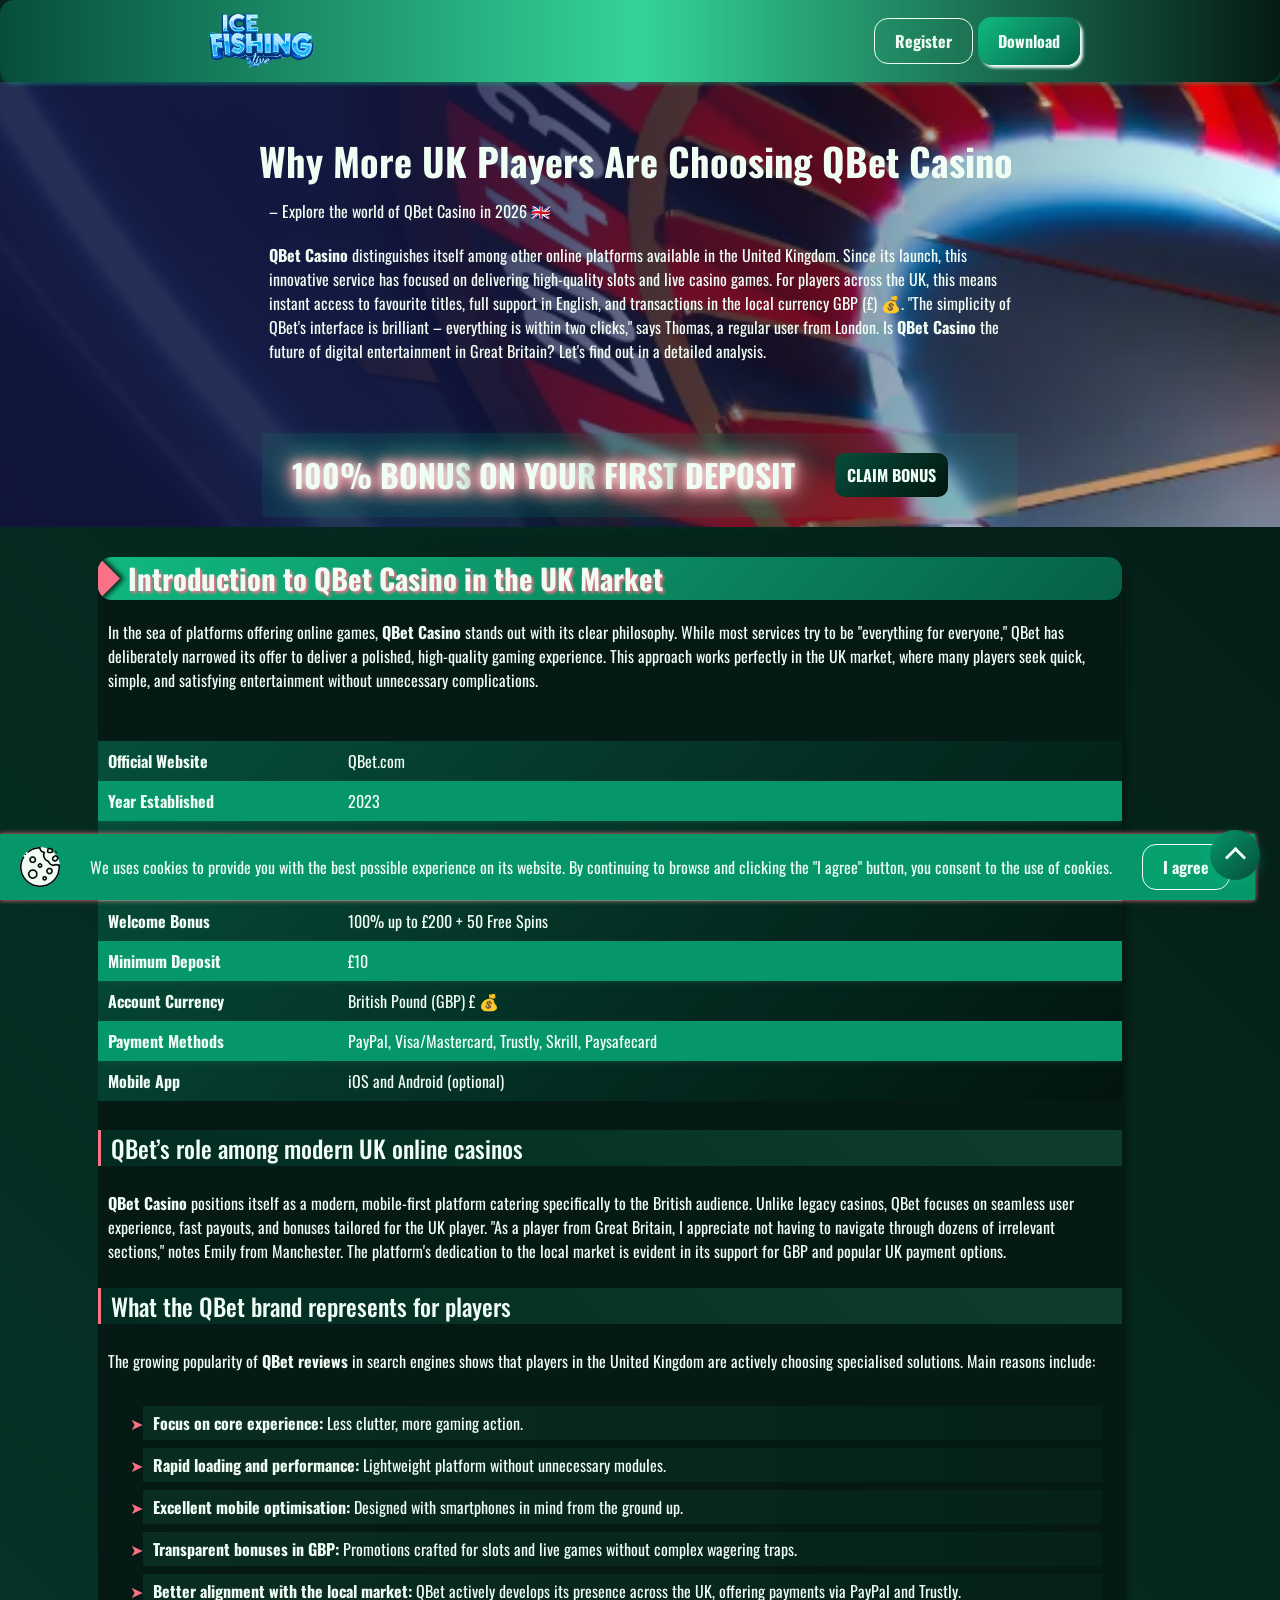
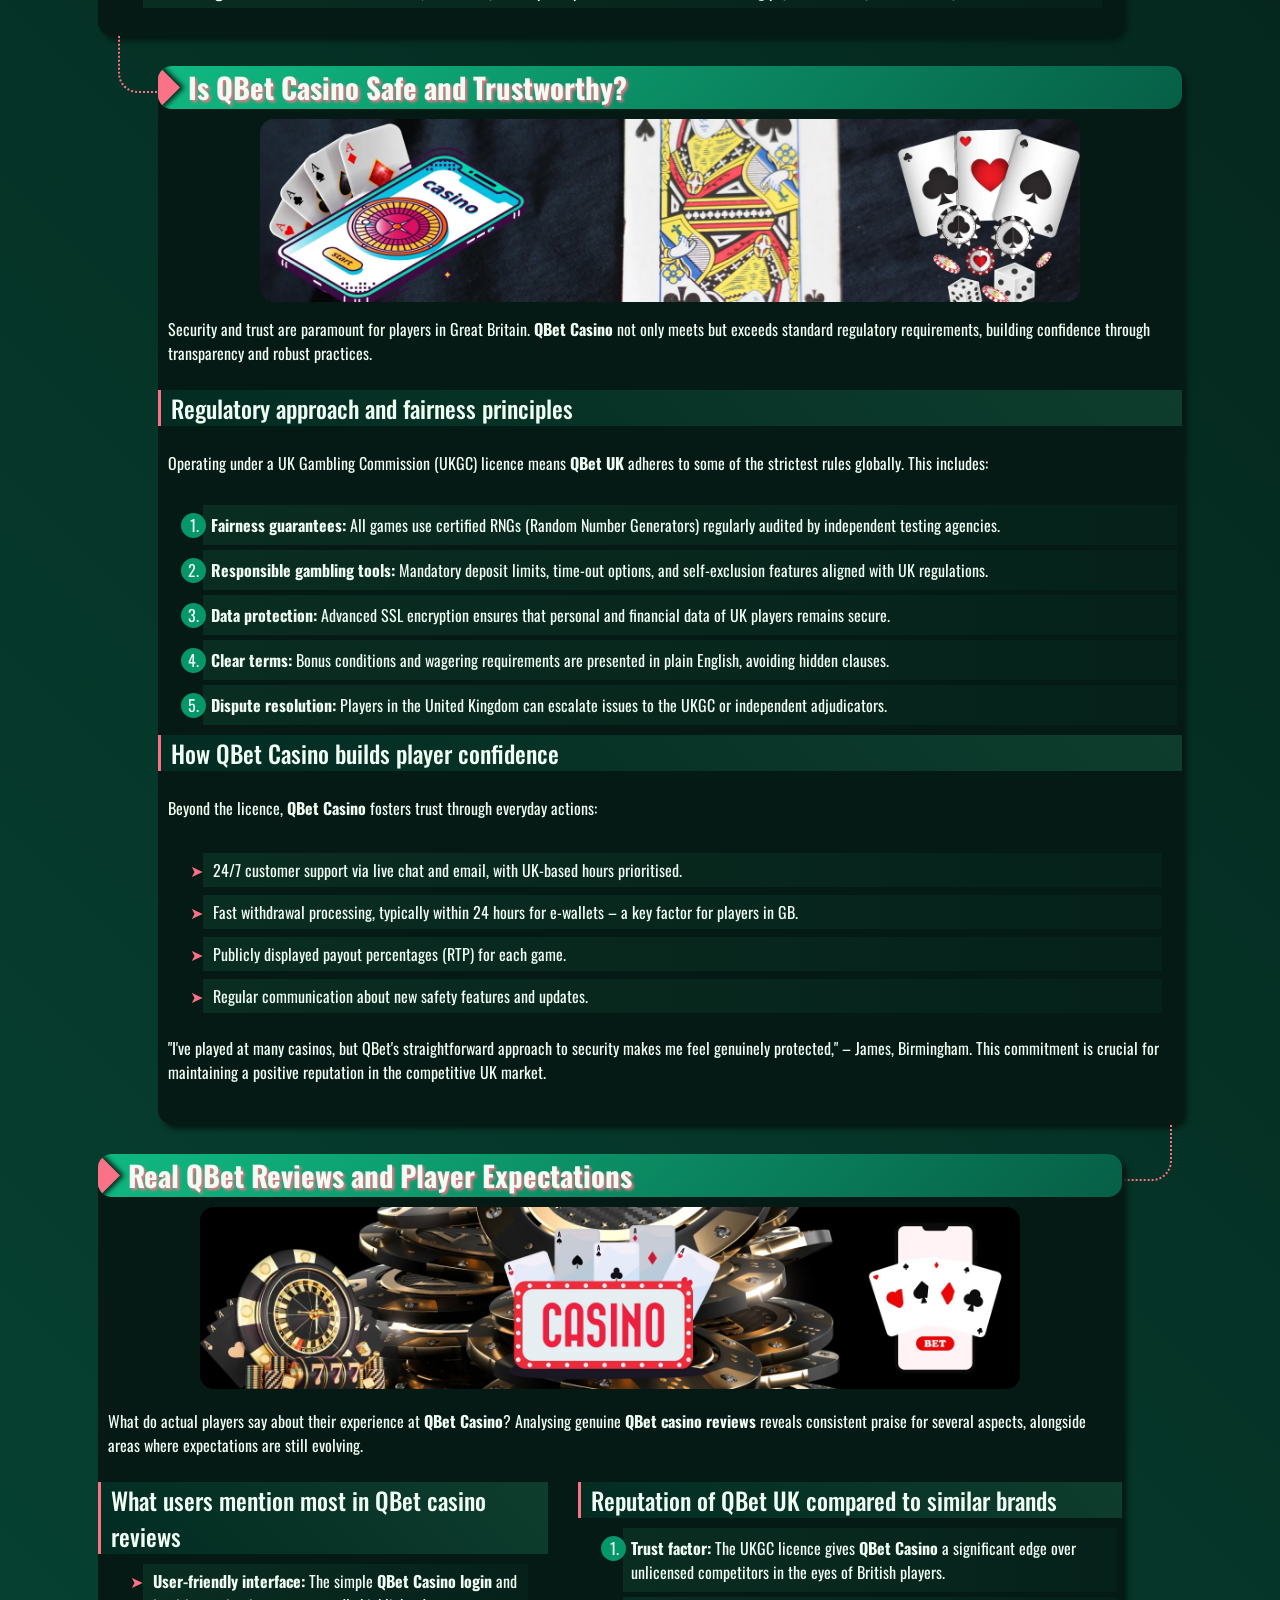
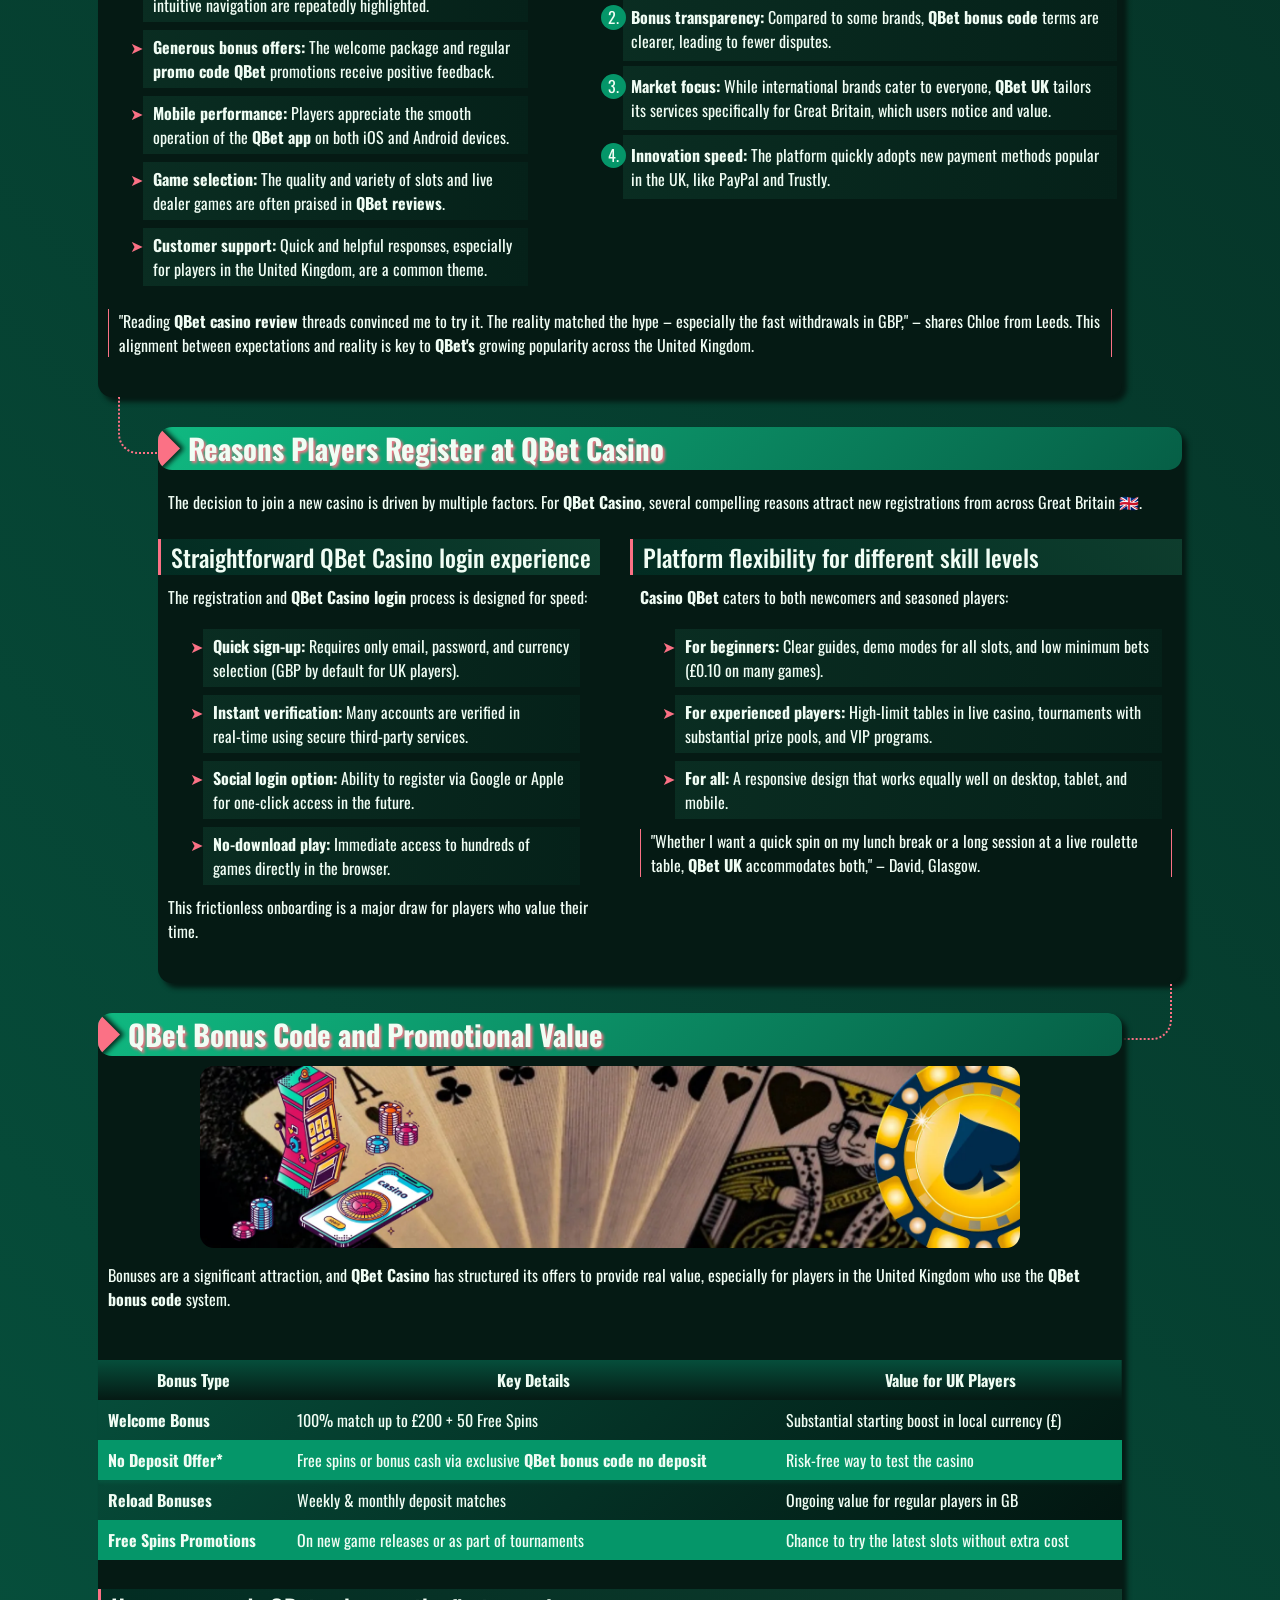
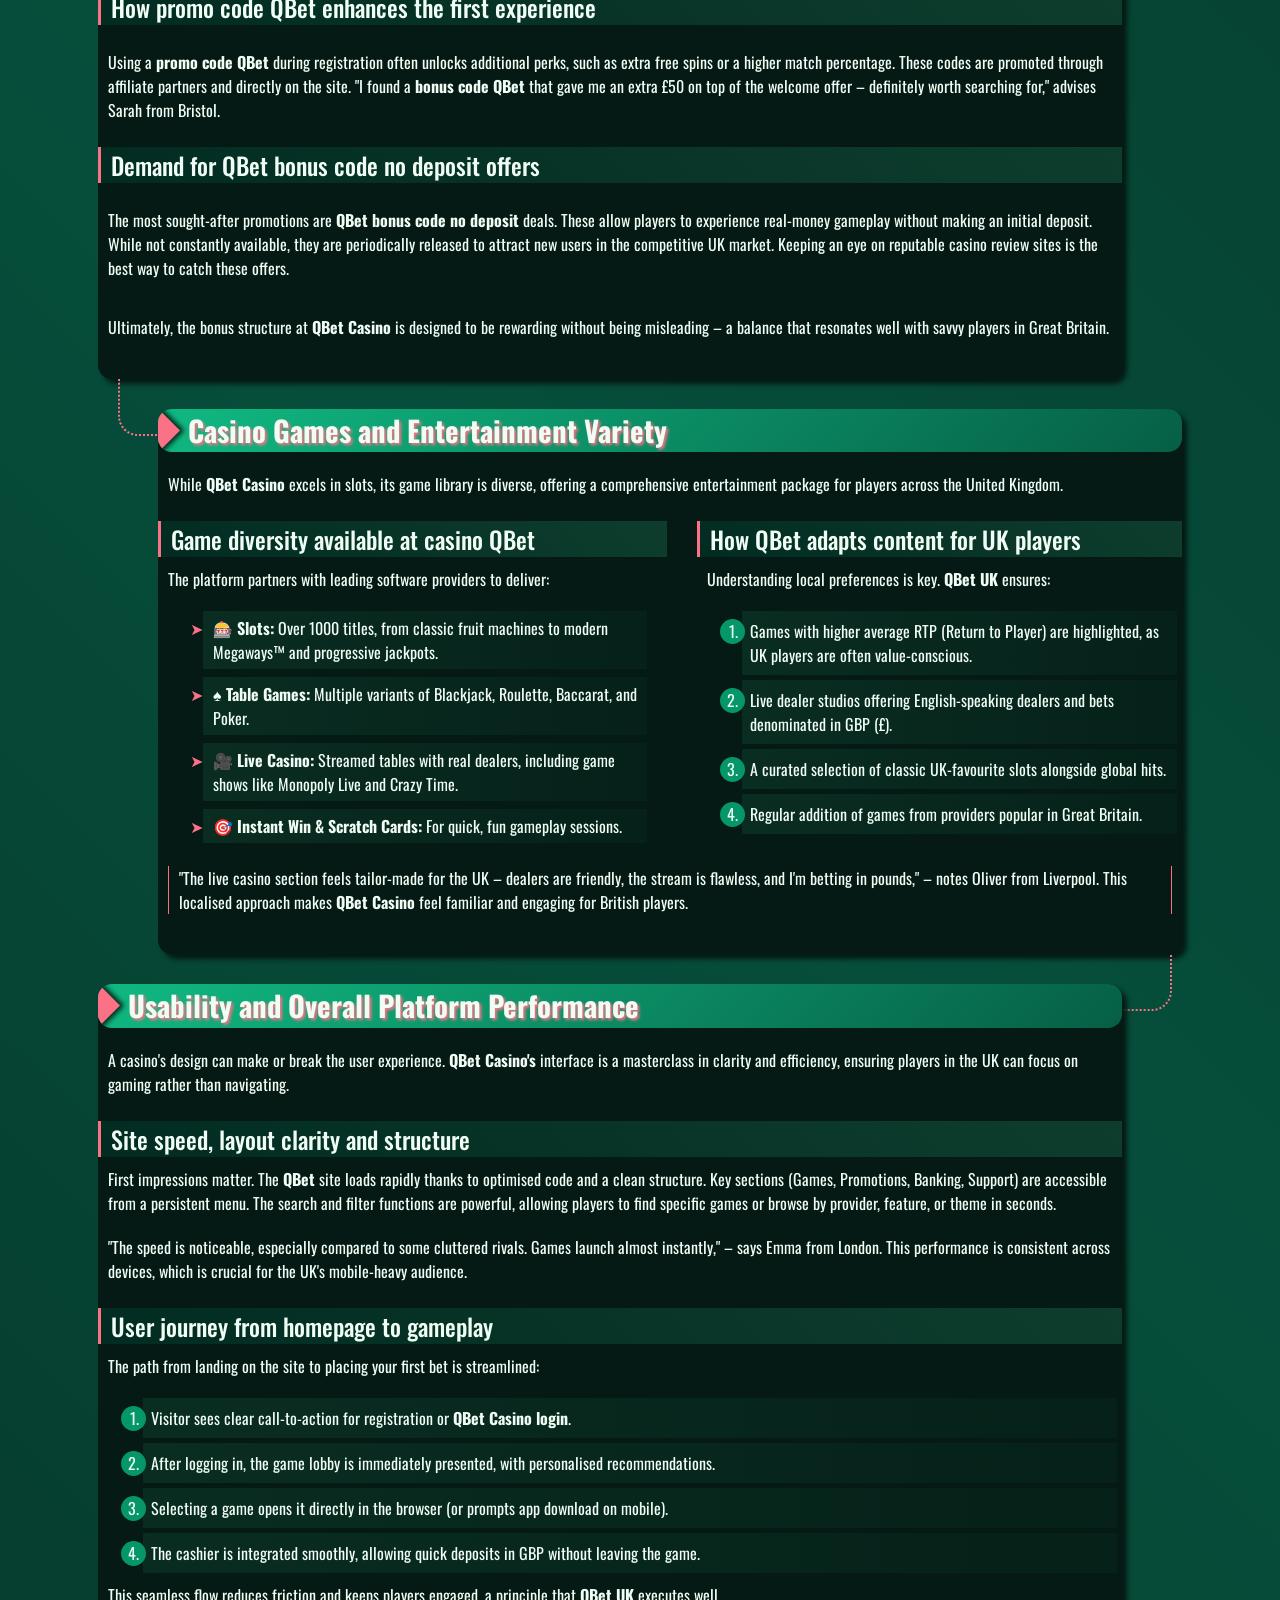
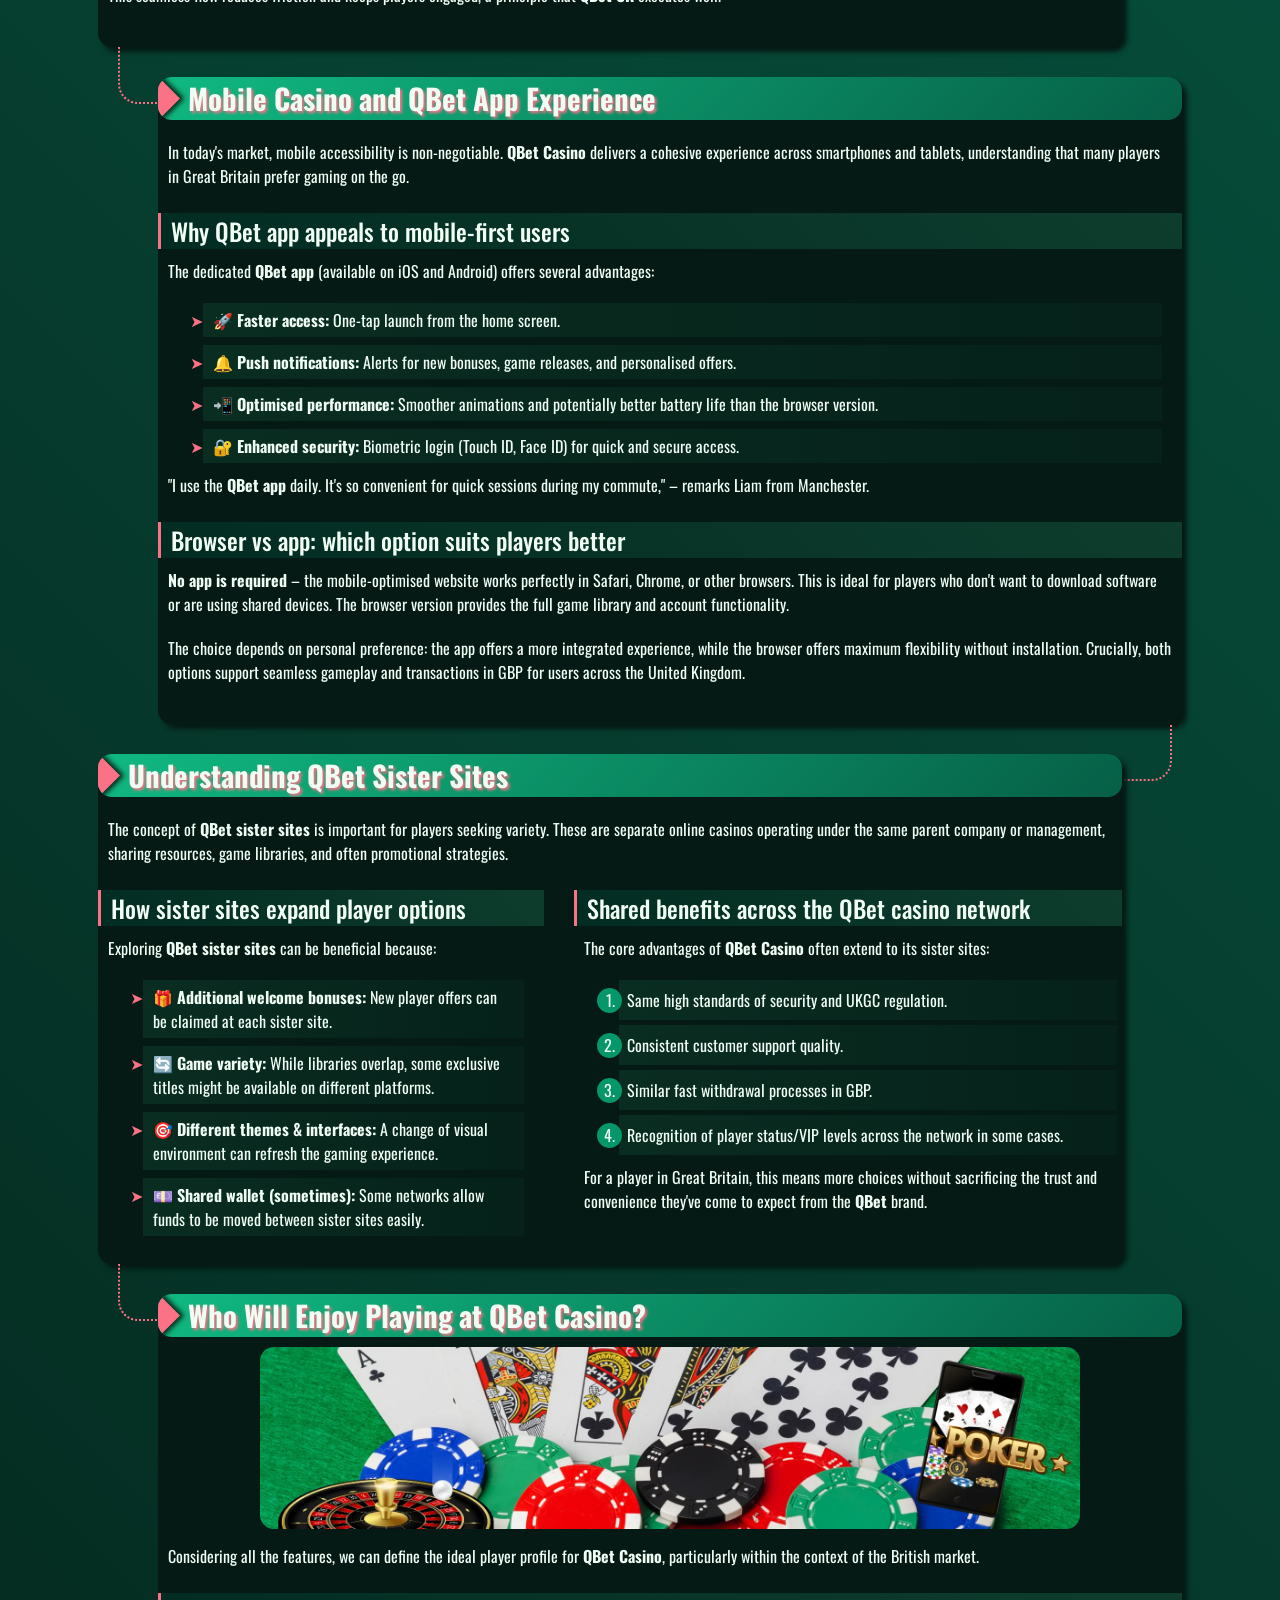
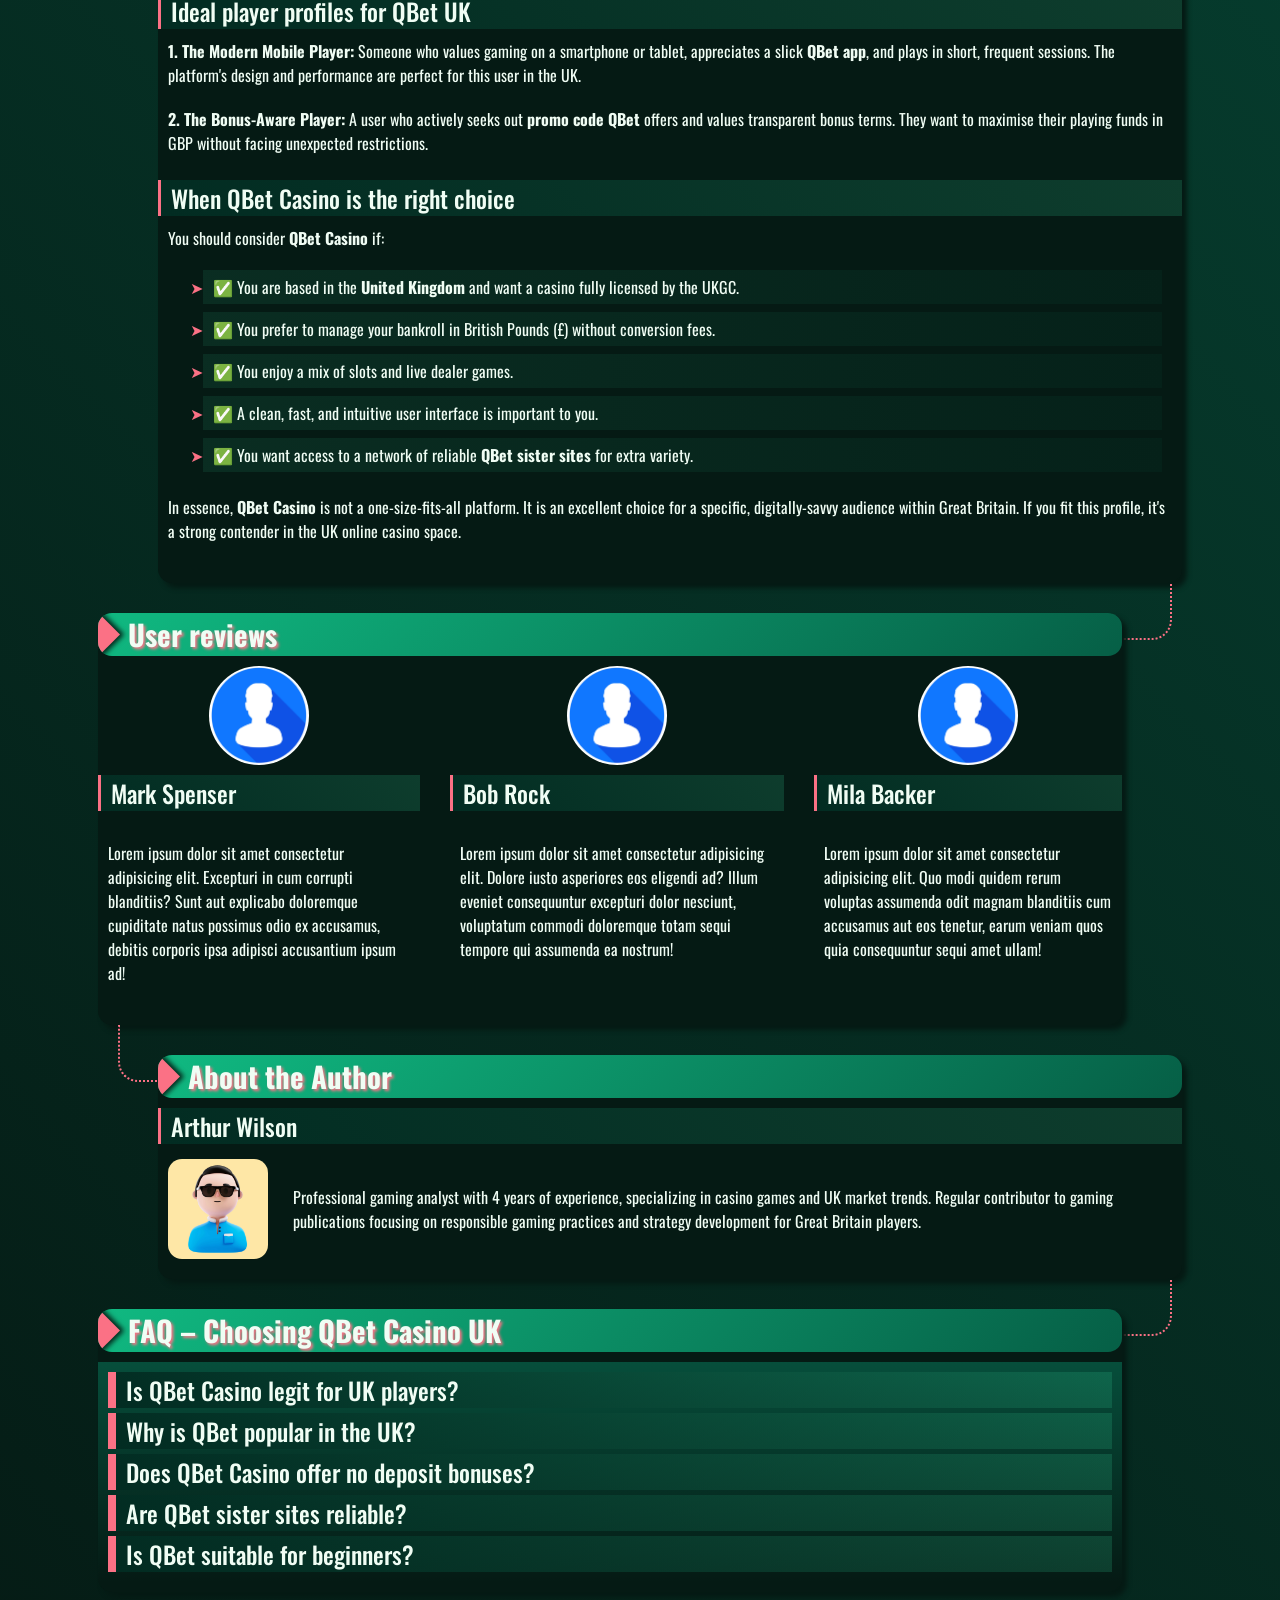
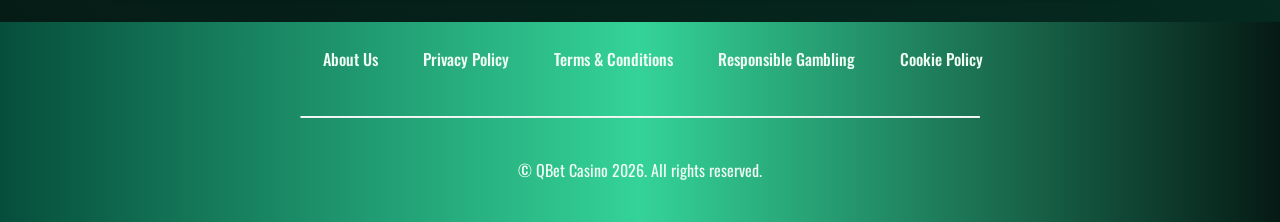
<file: index.html>
<!DOCTYPE html>
<html lang="en">

<head>
    <meta charset="UTF-8">
    <meta name="viewport" content="width=device-width, initial-scale=1.0">
    <link rel="stylesheet" href="style.css">
    <link rel="shortcut icon" href="favicon.ico" type="image/x-icon">
    <title>Why QBet Casino UK Is Gaining Popularity Among Players</title>
    <meta name="description"
        content="Learn why QBet Casino UK stands out: player-focused design, bonus codes, mobile access, sister sites and trusted reviews.">
<meta name="googlebot" content="index, follow, noarchive, max-snippet:-1">
    <link rel="alternate" hreflang="en-GB" href="https://vanessaswhimsicalworld.co.uk/en-gb/">
    <link rel="alternate" hreflang="x-default" href="https://vanessaswhimsicalworld.co.uk/">
    <link rel="canonical" href="https://vanessaswhimsicalworld.co.uk/en-gb/">

    <meta property="og:type" content="website" />
    <meta property="og:title" content="Why QBet Casino UK Is Gaining Popularity Among Players" />
    <meta property="og:description"
        content="Learn why QBet Casino UK stands out: player-focused design, bonus codes, mobile access, sister sites and trusted reviews." />
    <meta property="og:url" content="https://vanessaswhimsicalworld.co.uk/" />
    <meta property="og:site_name" content="QBet Casino" />
    <meta property="og:image" content="https://vanessaswhimsicalworld.co.uk/img/1.webp" />
    <meta property="og:locale" content="en_GB" />

    <meta name="twitter:card" content="summary_large_image" />
    <meta name="twitter:title" content="Why QBet Casino UK Is Gaining Popularity Among Players" />
    <meta name="twitter:description"
        content="Learn why QBet Casino UK stands out: player-focused design, bonus codes, mobile access, sister sites and trusted reviews." />
    <meta name="twitter:image" content="https://vanessaswhimsicalworld.co.uk/img/1.webp" />

    <script type="application/ld+json">
    {
        "@context": "https://schema.org",
        "@type": "Article",
        "headline": "Why QBet Casino UK Is Gaining Popularity Among Players",
        "description": "Learn why QBet Casino UK stands out: player-focused design, bonus codes, mobile access, sister sites and trusted reviews.",
        "mainEntityOfPage": {
            "@type": "WebPage",
            "@id": "https://vanessaswhimsicalworld.co.uk/"
        },
        "author": {
            "@type": "Person",
            "name": "John Smith",
            "url": "https://vanessaswhimsicalworld.co.uk/"
        },
        "publisher": {
            "@type": "Organization",
            "name": "QBet Casino",
            "logo": {
                "@type": "ImageObject",
                "url": "https://vanessaswhimsicalworld.co.uk/img/logo.webp"
            }
        },
        "datePublished": "2026-01-22",
        "dateModified": "2026-01-22"
    }
    </script>

    <script type="application/ld+json">
    {
        "@context": "https://schema.org",
        "@type": "WebSite",
        "url": "https://vanessaswhimsicalworld.co.uk/",
        "name": "QBet Casino",
        "description": "QBet in the United Kingdom: gaming platform, bonuses, and comprehensive reviews.",
        "inLanguage": "en-GB"
    }
    </script>

    <script type="application/ld+json">
    {
        "@context": "https://schema.org",
        "@type": "BreadcrumbList",
        "itemListElement": [{
                "@type": "ListItem",
                "position": 1,
                "name": "Home",
                "item": "https://vanessaswhimsicalworld.co.uk/"
            },
            {
                "@type": "ListItem",
                "position": 2,
                "name": "🎰 +100%",
                "item": "https://vanessaswhimsicalworld.co.uk/"
            }
        ]
    }
    </script>

    <script type="application/ld+json">
    {
      "@context": "https://schema.org",
      "@type": "FAQPage",
      "mainEntity": [
        {
          "@type": "Question",
          "name": "Is QBet Casino legit for UK players?",
          "acceptedAnswer": {
            "@type": "Answer",
            "text": "Yes, QBet Casino operates legally in the UK under a licence from the UK Gambling Commission (UKGC), ensuring fair play and security for all players in Great Britain."
          }
        },
        {
          "@type": "Question",
          "name": "Why is QBet popular in the UK?",
          "acceptedAnswer": {
            "@type": "Answer",
            "text": "QBet Casino's focus on the UK market means tailored bonuses in GBP (£), local payment methods, and an intuitive mobile experience, making it a top choice for players across the United Kingdom."
          }
        },
        {
          "@type": "Question",
          "name": "Does QBet Casino offer no deposit bonuses?",
          "acceptedAnswer": {
            "@type": "Answer",
            "text": "QBet occasionally provides no deposit offers through exclusive bonus codes. Check the promotions page or trusted affiliate sites for the latest QBet bonus code no deposit opportunities."
          }
        },
        {
          "@type": "Question",
          "name": "Are QBet sister sites reliable?",
          "acceptedAnswer": {
            "@type": "Answer",
            "text": "Yes, QBet sister sites operate under the same stringent regulatory standards, offering a consistent and secure experience for UK players."
          }
        },
        {
          "@type": "Question",
          "name": "Is QBet suitable for beginners?",
          "acceptedAnswer": {
            "@type": "Answer",
            "text": "Absolutely. The straightforward QBet Casino login, clear interface, and helpful guides make casino QBet an excellent starting point for new players in the UK."
          }
        }
      ]
    }
    </script>
</head>

<body>
    <header>
        <div class="logo">
            <a href="/"><img src="./img/logo.webp" alt="QBet Casino logo" width="140" height="70"></a>
        </div>
        <div class="header-btn">
            <a href="/play/" rel="nofollow" content="noindex" class="h-violet-btn">Register</a>
            <a href="/play/" rel="nofollow" content="noindex" class="h-accent-btn">Download</a>
        </div>
    </header>

    <main>
        <div class="promo">
            <div class="promo-l ">
                <h1>Why More UK Players Are Choosing QBet Casino</h1>
                <p class="txt">
                    – Explore the world of QBet Casino in 2026 🇬🇧
                </p>
                <p class="txt">
                    <strong>QBet Casino</strong> distinguishes itself among other online platforms available in the
                    United Kingdom. Since its launch, this innovative service has focused on delivering high-quality
                    slots and live casino games. For players across the UK, this means instant access to favourite
                    titles, full support in English, and transactions in the local currency GBP (£) 💰. "The simplicity
                    of QBet's interface is brilliant – everything is within two clicks," says Thomas, a regular user
                    from London. Is <strong>QBet Casino</strong> the future of digital entertainment in Great Britain?
                    Let's find out in a detailed analysis.
                </p>
            </div>

            <div class="promo-gift">
                <p class="txt-accent">
                    <span class="fast-flicker">100% bonus</span> on your <span class="flicker">first</span> deposit
                </p>

                <a href="/play/" rel="nofollow" content="noindex" class="btn-accent">Claim Bonus</a>
            </div>
        </div>

        <div class="wrapper">

            <div class="container" id="">
                <div class="container__header">
                    <h2>Introduction to QBet Casino in the UK Market</h2>
                </div>
                <div class="container__body">
                    <p class="txt">
                        In the sea of platforms offering online games, <strong>QBet Casino</strong> stands out with its
                        clear philosophy. While most services try to be "everything for everyone," QBet has deliberately
                        narrowed its offer to deliver a polished, high-quality gaming experience. This approach works
                        perfectly in the UK market, where many players seek quick, simple, and satisfying entertainment
                        without unnecessary complications.
                    </p>
                    <div class="table-wrapper">
                        <table>
                            <tbody>
                                <tr>
                                    <td class="row-title">Official Website</td>
                                    <td>QBet.com</td>
                                </tr>
                                <tr>
                                    <td class="row-title">Year Established</td>
                                    <td>2023</td>
                                </tr>
                                <tr>
                                    <td class="row-title">Licence</td>
                                    <td>UK Gambling Commission (UKGC) #39482</td>
                                </tr>
                                <tr>
                                    <td class="row-title">Game Providers</td>
                                    <td>NetEnt, Play'n GO, Pragmatic Play, Evolution Gaming, Big Time Gaming</td>
                                </tr>
                                <tr>
                                    <td class="row-title">Welcome Bonus</td>
                                    <td>100% up to £200 + 50 Free Spins</td>
                                </tr>
                                <tr>
                                    <td class="row-title">Minimum Deposit</td>
                                    <td>£10</td>
                                </tr>
                                <tr>
                                    <td class="row-title">Account Currency</td>
                                    <td>British Pound (GBP) £ 💰</td>
                                </tr>
                                <tr>
                                    <td class="row-title">Payment Methods</td>
                                    <td>PayPal, Visa/Mastercard, Trustly, Skrill, Paysafecard</td>
                                </tr>
                                <tr>
                                    <td class="row-title">Mobile App</td>
                                    <td>iOS and Android (optional)</td>
                                </tr>
                            </tbody>
                        </table>
                    </div>
                    <h3>QBet’s role among modern UK online casinos</h3>
                    <p class="txt">
                        <strong>QBet Casino</strong> positions itself as a modern, mobile-first platform catering
                        specifically to the British audience. Unlike legacy casinos, QBet focuses on seamless user
                        experience, fast payouts, and bonuses tailored for the UK player. "As a player from Great
                        Britain, I
                        appreciate not having to navigate through dozens of irrelevant sections," notes Emily from
                        Manchester. The platform's dedication to the local market is evident in its support for GBP and
                        popular UK payment options.
                    </p>
                    <h3>What the QBet brand represents for players</h3>
                    <p class="txt">
                        The growing popularity of <strong>QBet reviews</strong> in search engines shows that players in
                        the
                        United Kingdom are actively choosing specialised solutions. Main reasons include:
                    </p>
                    <ul class="item-list">
                        <li><strong>Focus on core experience:</strong> Less clutter, more gaming action.</li>
                        <li><strong>Rapid loading and performance:</strong> Lightweight platform without unnecessary
                            modules.</li>
                        <li><strong>Excellent mobile optimisation:</strong> Designed with smartphones in mind from
                            the
                            ground up.</li>
                        <li><strong>Transparent bonuses in GBP:</strong> Promotions crafted for slots and live games
                            without complex wagering traps.</li>
                        <li><strong>Better alignment with the local market:</strong> QBet actively develops its
                            presence across the UK, offering payments via PayPal and Trustly.</li>
                    </ul>
                </div>
            </div>

            <div class="container" id="inscription">
                <div class="container__header">
                    <h2>Is QBet Casino Safe and Trustworthy?</h2>
                </div>
                <div class="container__body">
                    <div class="img">
                        <img src="./img/2.webp" alt="QBet Casino Registration" width="1000" height="800">
                    </div>
                    <p class="txt">
                        Security and trust are paramount for players in Great Britain. <strong>QBet Casino</strong> not
                        only
                        meets but exceeds standard regulatory requirements, building confidence through transparency and
                        robust practices.
                    </p>
                    <h3>Regulatory approach and fairness principles</h3>
                    <p class="txt">
                        Operating under a UK Gambling Commission (UKGC) licence means <strong>QBet UK</strong> adheres
                        to
                        some of the strictest rules globally. This includes:
                    </p>
                    <ol>
                        <li><strong>Fairness guarantees:</strong> All games use certified RNGs (Random Number
                            Generators)
                            regularly audited by independent testing agencies.</li>
                        <li><strong>Responsible gambling tools:</strong> Mandatory deposit limits, time‑out options, and
                            self‑exclusion features aligned with UK regulations.</li>
                        <li><strong>Data protection:</strong> Advanced SSL encryption ensures that personal and
                            financial
                            data of UK players remains secure.</li>
                        <li><strong>Clear terms:</strong> Bonus conditions and wagering requirements are presented in
                            plain
                            English, avoiding hidden clauses.</li>
                        <li><strong>Dispute resolution:</strong> Players in the United Kingdom can escalate issues to
                            the
                            UKGC or independent adjudicators.</li>
                    </ol>
                    <h3>How QBet Casino builds player confidence</h3>
                    <p class="txt">
                        Beyond the licence, <strong>QBet Casino</strong> fosters trust through everyday actions:
                    </p>
                    <ul>
                        <li> 24/7 customer support via live chat and email, with UK‑based hours prioritised.</li>
                        <li> Fast withdrawal processing, typically within 24 hours for e‑wallets – a key factor for
                            players
                            in GB.</li>
                        <li> Publicly displayed payout percentages (RTP) for each game.</li>
                        <li> Regular communication about new safety features and updates.</li>
                    </ul>
                    <p class="txt">
                        "I've played at many casinos, but QBet's straightforward approach to security makes me feel
                        genuinely protected," – James, Birmingham. This commitment is crucial for maintaining a positive
                        reputation in the competitive UK market.
                    </p>
                </div>
            </div>

            <div class="container" id="review">
                <div class="container__header">
                    <h2>Real QBet Reviews and Player Expectations</h2>
                </div>
                <div class="img">
                    <img src="./img/1.webp" alt="QBet Casino Bonus" width="1000" height="800">
                </div>
                <div class="container__body">
                    <p class="txt">
                        What do actual players say about their experience at <strong>QBet Casino</strong>? Analysing
                        genuine
                        <strong>QBet casino reviews</strong> reveals consistent praise for several aspects, alongside
                        areas
                        where expectations are still evolving.
                    </p>
                    <div class="comparison-list">
                        <div>
                            <h3>What users mention most in QBet casino reviews</h3>
                            <ul>
                                <li><strong>User‑friendly interface:</strong> The simple <strong>QBet Casino
                                        login</strong>
                                    and intuitive navigation are repeatedly highlighted.</li>
                                <li><strong>Generous bonus offers:</strong> The welcome package and regular
                                    <strong>promo
                                        code QBet</strong> promotions receive positive feedback.
                                </li>
                                <li><strong>Mobile performance:</strong> Players appreciate the smooth operation of the
                                    <strong>QBet app</strong> on both iOS and Android devices.
                                </li>
                                <li><strong>Game selection:</strong> The quality and variety of slots and live dealer
                                    games
                                    are often praised in <strong>QBet reviews</strong>.</li>
                                <li><strong>Customer support:</strong> Quick and helpful responses, especially for
                                    players
                                    in the United Kingdom, are a common theme.</li>
                            </ul>
                        </div>
                        <div>
                            <h3>Reputation of QBet UK compared to similar brands</h3>
                            <ol>
                                <li><strong>Trust factor:</strong> The UKGC licence gives <strong>QBet Casino</strong> a
                                    significant edge over unlicensed competitors in the eyes of British players.</li>
                                <li><strong>Bonus transparency:</strong> Compared to some brands, <strong>QBet bonus
                                        code</strong> terms are clearer, leading to fewer disputes.</li>
                                <li><strong>Market focus:</strong> While international brands cater to everyone,
                                    <strong>QBet UK</strong> tailors its services specifically for Great Britain, which
                                    users notice and value.
                                </li>
                                <li><strong>Innovation speed:</strong> The platform quickly adopts new payment methods
                                    popular in the UK, like PayPal and Trustly.</li>
                            </ol>
                        </div>
                    </div>
                    <p class="txt quote">
                        "Reading <strong>QBet casino review</strong> threads convinced me to try it. The reality matched
                        the
                        hype – especially the fast withdrawals in GBP," – shares Chloe from Leeds. This alignment
                        between
                        expectations and reality is key to <strong>QBet's</strong> growing popularity across the United
                        Kingdom.
                    </p>
                </div>
            </div>
            <div class="container" id="games">
                <div class="container__header">
                    <h2>Reasons Players Register at QBet Casino</h2>
                </div>
                <div class="container__body">
                    <p class="txt">
                        The decision to join a new casino is driven by multiple factors. For <strong>QBet
                            Casino</strong>,
                        several compelling reasons attract new registrations from across Great Britain 🇬🇧.
                    </p>
                    <div class="comparison-list">
                        <div>
                            <h3>Straightforward QBet Casino login experience</h3>
                            <p class="txt">
                                The registration and <strong>QBet Casino login</strong> process is designed for speed:
                            </p>
                            <ul>
                                <li><strong>Quick sign‑up:</strong> Requires only email, password, and currency
                                    selection
                                    (GBP by default for UK players).</li>
                                <li><strong>Instant verification:</strong> Many accounts are verified in real‑time using
                                    secure third‑party services.</li>
                                <li><strong>Social login option:</strong> Ability to register via Google or Apple for
                                    one‑click access in the future.</li>
                                <li><strong>No‑download play:</strong> Immediate access to hundreds of games directly in
                                    the
                                    browser.</li>
                            </ul>
                            <p class="txt">
                                This frictionless onboarding is a major draw for players who value their time.
                            </p>
                        </div>
                        <div>
                            <h3>Platform flexibility for different skill levels</h3>
                            <p class="txt">
                                <strong>Casino QBet</strong> caters to both newcomers and seasoned players:
                            </p>
                            <ul>
                                <li><strong>For beginners:</strong> Clear guides, demo modes for all slots, and low
                                    minimum
                                    bets (£0.10 on many games).</li>
                                <li><strong>For experienced players:</strong> High‑limit tables in live casino,
                                    tournaments
                                    with substantial prize pools, and VIP programs.</li>
                                <li><strong>For all:</strong> A responsive design that works equally well on desktop,
                                    tablet, and mobile.</li>
                            </ul>
                            <p class="txt quote">
                                "Whether I want a quick spin on my lunch break or a long session at a live roulette
                                table,
                                <strong>QBet UK</strong> accommodates both," – David, Glasgow.
                            </p>
                        </div>
                    </div>
                </div>
            </div>
            <div class="container" id="bonus">
                <div class="container__header">
                    <h2>QBet Bonus Code and Promotional Value</h2>
                </div>
                <div class="container__body">
                    <div class="img">
                        <img src="./img/3.webp" alt="QBet Bonus Code and Promotional Value" width="1000" height="800">
                    </div>
                    <p class="txt">
                        Bonuses are a significant attraction, and <strong>QBet Casino</strong> has structured its offers
                        to
                        provide real value, especially for players in the United Kingdom who use the <strong>QBet bonus
                            code</strong> system.
                    </p>
                    <div class="table-wrapper">
                        <table>
                            <thead>
                                <tr>
                                    <th>Bonus Type</th>
                                    <th>Key Details</th>
                                    <th>Value for UK Players</th>
                                </tr>
                            </thead>
                            <tbody>
                                <tr>
                                    <td class="row-title">Welcome Bonus</td>
                                    <td>100% match up to £200 + 50 Free Spins</td>
                                    <td>Substantial starting boost in local currency (£)</td>
                                </tr>
                                <tr>
                                    <td class="row-title">No Deposit Offer*</td>
                                    <td>Free spins or bonus cash via exclusive <strong>QBet bonus code no
                                            deposit</strong>
                                    </td>
                                    <td>Risk‑free way to test the casino</td>
                                </tr>
                                <tr>
                                    <td class="row-title">Reload Bonuses</td>
                                    <td>Weekly & monthly deposit matches</td>
                                    <td>Ongoing value for regular players in GB</td>
                                </tr>
                                <tr>
                                    <td class="row-title">Free Spins Promotions</td>
                                    <td>On new game releases or as part of tournaments</td>
                                    <td>Chance to try the latest slots without extra cost</td>
                                </tr>
                            </tbody>
                        </table>
                    </div>
                    <h3>How promo code QBet enhances the first experience</h3>
                    <p class="txt">
                        Using a <strong>promo code QBet</strong> during registration often unlocks additional perks,
                        such as
                        extra free spins or a higher match percentage. These codes are promoted through affiliate
                        partners
                        and directly on the site. "I found a <strong>bonus code QBet</strong> that gave me an extra £50
                        on
                        top of the welcome offer – definitely worth searching for," advises Sarah from Bristol.
                    </p>
                    <h3>Demand for QBet bonus code no deposit offers</h3>
                    <p class="txt">
                        The most sought‑after promotions are <strong>QBet bonus code no deposit</strong> deals. These
                        allow
                        players to experience real‑money gameplay without making an initial deposit. While not
                        constantly
                        available, they are periodically released to attract new users in the competitive UK market.
                        Keeping
                        an eye on reputable casino review sites is the best way to catch these offers.
                    </p>
                    <p class="txt">
                        Ultimately, the bonus structure at <strong>QBet Casino</strong> is designed to be rewarding
                        without
                        being misleading – a balance that resonates well with savvy players in Great Britain.
                    </p>
                </div>
            </div>

            <div class="container" id="conseils">
                <div class="container__header">
                    <h2>Casino Games and Entertainment Variety</h2>
                </div>
                <div class="container__body">
                    <p class="txt">
                        While <strong>QBet Casino</strong> excels in slots, its game library is diverse, offering a
                        comprehensive entertainment package for players across the United Kingdom.
                    </p>
                    <div class="comparison-list">
                        <div>
                            <h3>Game diversity available at casino QBet</h3>
                            <p class="txt">
                                The platform partners with leading software providers to deliver:
                            </p>
                            <ul>
                                <li>🎰 <strong>Slots:</strong> Over 1000 titles, from classic fruit machines to modern
                                    Megaways™ and progressive jackpots.</li>
                                <li>♠️ <strong>Table Games:</strong> Multiple variants of Blackjack, Roulette, Baccarat,
                                    and
                                    Poker.</li>
                                <li>🎥 <strong>Live Casino:</strong> Streamed tables with real dealers, including game
                                    shows
                                    like Monopoly Live and Crazy Time.</li>
                                <li>🎯 <strong>Instant Win & Scratch Cards:</strong> For quick, fun gameplay sessions.
                                </li>
                            </ul>
                        </div>
                        <div>
                            <h3>How QBet adapts content for UK players</h3>
                            <p class="txt">
                                Understanding local preferences is key. <strong>QBet UK</strong> ensures:
                            </p>
                            <ol>
                                <li>Games with higher average RTP (Return to Player) are highlighted, as UK players are
                                    often value‑conscious.</li>
                                <li>Live dealer studios offering English‑speaking dealers and bets denominated in GBP
                                    (£).
                                </li>
                                <li>A curated selection of classic UK‑favourite slots alongside global hits.</li>
                                <li>Regular addition of games from providers popular in Great Britain.</li>
                            </ol>
                        </div>
                    </div>
                    <p class="txt quote">
                        "The live casino section feels tailor‑made for the UK – dealers are friendly, the stream is
                        flawless, and I'm betting in pounds," – notes Oliver from Liverpool. This localised approach
                        makes
                        <strong>QBet Casino</strong> feel familiar and engaging for British players.
                    </p>
                </div>
            </div>

            <div class="container" id="mobile">
                <div class="container__header">
                    <h2>Usability and Overall Platform Performance</h2>
                </div>
                <div class="container__body">
                    <p class="txt">
                        A casino's design can make or break the user experience. <strong>QBet Casino's</strong>
                        interface is
                        a masterclass in clarity and efficiency, ensuring players in the UK can focus on gaming rather
                        than
                        navigating.
                    </p>
                    <div>
                        <h3>Site speed, layout clarity and structure</h3>
                        <p class="txt">
                            First impressions matter. The <strong>QBet</strong> site loads rapidly thanks to optimised
                            code and a clean structure. Key sections (Games, Promotions, Banking, Support) are
                            accessible from a persistent menu. The search and filter functions are powerful, allowing
                            players to find specific games or browse by provider, feature, or theme in seconds.
                        </p>
                        <p class="txt">
                            "The speed is noticeable, especially compared to some cluttered rivals. Games launch almost
                            instantly," – says Emma from London. This performance is consistent across devices, which is
                            crucial for the UK's mobile‑heavy audience.
                        </p>
                    </div>
                    <div>
                        <h3>User journey from homepage to gameplay</h3>
                        <p class="txt">
                            The path from landing on the site to placing your first bet is streamlined:
                        </p>
                        <ol>
                            <li>Visitor sees clear call‑to‑action for registration or <strong>QBet Casino
                                    login</strong>.</li>
                            <li>After logging in, the game lobby is immediately presented, with personalised
                                recommendations.</li>
                            <li>Selecting a game opens it directly in the browser (or prompts app download on mobile).
                            </li>
                            <li>The cashier is integrated smoothly, allowing quick deposits in GBP without leaving the
                                game.</li>
                        </ol>
                        <p class="txt">
                            This seamless flow reduces friction and keeps players engaged, a principle that <strong>QBet
                                UK</strong> executes well.
                        </p>
                    </div>
                </div>

            </div>

            <div class="container" id="demo">
                <div class="container__header">
                    <h2>Mobile Casino and QBet App Experience</h2>
                </div>
                <div class="container__body">
                    <p class="txt">
                        In today's market, mobile accessibility is non‑negotiable. <strong>QBet Casino</strong> delivers
                        a
                        cohesive experience across smartphones and tablets, understanding that many players in Great
                        Britain
                        prefer gaming on the go.
                    </p>
                    <div>
                        <h3>Why QBet app appeals to mobile‑first users</h3>
                        <p class="txt">
                            The dedicated <strong>QBet app</strong> (available on iOS and Android) offers several
                            advantages:
                        </p>
                        <ul>
                            <li>🚀 <strong>Faster access:</strong> One‑tap launch from the home screen.</li>
                            <li>🔔 <strong>Push notifications:</strong> Alerts for new bonuses, game releases, and
                                personalised offers.</li>
                            <li>📲 <strong>Optimised performance:</strong> Smoother animations and potentially better
                                battery life than the browser version.</li>
                            <li>🔐 <strong>Enhanced security:</strong> Biometric login (Touch ID, Face ID) for quick and
                                secure access.</li>
                        </ul>
                        <p class="txt">
                            "I use the <strong>QBet app</strong> daily. It's so convenient for quick sessions during my
                            commute," – remarks Liam from Manchester.
                        </p>
                    </div>
                    <div>
                        <h3>Browser vs app: which option suits players better</h3>
                        <p class="txt">
                            <strong>No app is required</strong> – the mobile‑optimised website works perfectly in
                            Safari, Chrome, or other browsers. This is ideal for players who don't want to download
                            software or are using shared devices. The browser version provides the full game library and
                            account functionality.
                        </p>
                        <p class="txt">
                            The choice depends on personal preference: the app offers a more integrated experience,
                            while the browser offers maximum flexibility without installation. Crucially, both options
                            support seamless gameplay and transactions in GBP for users across the United Kingdom.
                        </p>
                    </div>
                </div>
            </div>

            <div class="container" id="deposit">
                <div class="container__header">
                    <h2>Understanding QBet Sister Sites</h2>
                </div>
                <div class="container__body">
                    <p class="txt">
                        The concept of <strong>QBet sister sites</strong> is important for players seeking variety.
                        These
                        are separate online casinos operating under the same parent company or management, sharing
                        resources, game libraries, and often promotional strategies.
                    </p>
                    <div class="comparison-list">
                        <div>
                            <h3>How sister sites expand player options</h3>
                            <p class="txt">
                                Exploring <strong>QBet sister sites</strong> can be beneficial because:
                            </p>
                            <ul>
                                <li>🎁 <strong>Additional welcome bonuses:</strong> New player offers can be claimed at
                                    each
                                    sister site.</li>
                                <li>🔄 <strong>Game variety:</strong> While libraries overlap, some exclusive titles
                                    might
                                    be available on different platforms.</li>
                                <li>🎯 <strong>Different themes & interfaces:</strong> A change of visual environment
                                    can
                                    refresh the gaming experience.</li>
                                <li>💷 <strong>Shared wallet (sometimes):</strong> Some networks allow funds to be moved
                                    between sister sites easily.</li>
                            </ul>
                        </div>
                        <div>
                            <h3>Shared benefits across the QBet casino network</h3>
                            <p class="txt">
                                The core advantages of <strong>QBet Casino</strong> often extend to its sister sites:
                            </p>
                            <ol>
                                <li>Same high standards of security and UKGC regulation.</li>
                                <li>Consistent customer support quality.</li>
                                <li>Similar fast withdrawal processes in GBP.</li>
                                <li>Recognition of player status/VIP levels across the network in some cases.</li>
                            </ol>
                            <p class="txt">
                                For a player in Great Britain, this means more choices without sacrificing the trust and
                                convenience they've come to expect from the <strong>QBet</strong> brand.
                            </p>
                        </div>
                    </div>
                </div>
            </div>

            <div class="container" id="withdrawal">
                <div class="container__header">
                    <h2>Who Will Enjoy Playing at QBet Casino?</h2>
                </div>
                <div class="container__body">
                    <div class="img">
                        <img src="./img/4.webp" alt="Who Will Enjoy Playing at QBet Casino?" width="1000" height="800">
                    </div>
                    <p class="txt">
                        Considering all the features, we can define the ideal player profile for <strong>QBet
                            Casino</strong>, particularly within the context of the British market.
                    </p>
                    <div>
                        <h3>Ideal player profiles for QBet UK</h3>
                        <p class="txt">
                            <strong>1. The Modern Mobile Player:</strong> Someone who values gaming on a smartphone or
                            tablet, appreciates a slick <strong>QBet app</strong>, and plays in short, frequent
                            sessions. The platform's design and performance are perfect for this user in the UK.
                        </p>
                        <p class="txt">
                            <strong>2. The Bonus‑Aware Player:</strong> A user who actively seeks out <strong>promo code
                                QBet</strong> offers and values transparent bonus terms. They want to maximise their
                            playing funds in GBP without facing unexpected restrictions.
                        </p>
                    </div>
                    <div>
                        <h3>When QBet Casino is the right choice</h3>
                        <p class="txt">
                            You should consider <strong>QBet Casino</strong> if:
                        </p>
                        <ul>
                            <li>✅ You are based in the <strong>United Kingdom</strong> and want a casino fully licensed
                                by the UKGC.</li>
                            <li>✅ You prefer to manage your bankroll in British Pounds (£) without conversion fees.</li>
                            <li>✅ You enjoy a mix of slots and live dealer games.</li>
                            <li>✅ A clean, fast, and intuitive user interface is important to you.</li>
                            <li>✅ You want access to a network of reliable <strong>QBet sister sites</strong> for extra
                                variety.</li>
                        </ul>
                    </div>
                    <p class="txt">
                        In essence, <strong>QBet Casino</strong> is not a one‑size‑fits‑all platform. It is an excellent
                        choice for a specific, digitally‑savvy audience within Great Britain. If you fit this profile,
                        it's
                        a strong contender in the UK online casino space.
                    </p>
                </div>
            </div>

            <div class="container" id="user-reviews">
                <div class="container__header">
                    <h2>User reviews</h2>
                </div>
                <div class="container__body">
                    <div class="comparison-list">
                        <div class="rewiev-item">
                            <img src="./img/user.webp" alt="User1" class="user-img">
                            <h3>Mark Spenser</h3>
                            <p class="txt">Lorem ipsum dolor sit amet consectetur adipisicing elit. Excepturi in cum
                                corrupti blanditiis? Sunt aut explicabo doloremque cupiditate natus possimus odio ex
                                accusamus, debitis corporis ipsa adipisci accusantium ipsum ad!</p>
                        </div>
                        <div class="rewiev-item">
                            <img src="./img/user.webp" alt="user2" class="user-img">
                            <h3>Bob Rock</h3>
                            <p class="txt">Lorem ipsum dolor sit amet consectetur adipisicing elit. Dolore iusto
                                asperiores eos eligendi ad? Illum eveniet consequuntur excepturi dolor nesciunt,
                                voluptatum commodi doloremque totam sequi tempore qui assumenda ea nostrum!
                            </p>
                        </div>
                        <div class="rewiev-item">
                            <img src="./img/user.webp" alt="user3" class="user-img">
                            <h3>Mila Backer</h3>
                            <p class="txt">Lorem ipsum dolor sit amet consectetur adipisicing elit. Quo modi quidem
                                rerum voluptas assumenda odit magnam blanditiis cum accusamus aut eos tenetur, earum
                                veniam quos quia consequuntur sequi amet ullam!
                            </p>
                        </div>
                    </div>
                </div>
            </div>

            <div class="container" id="author">
                <div class="container__header">
                    <h2>About the Author</h2>
                </div>
                <div class="container__body">
                    <h3>Arthur Wilson</h3>
                    <div class="about-author">
                        <img src="./img/author.webp" alt="Author" class="author-img">
                        <p class="txt">Professional gaming analyst with 4 years of experience, specializing in casino
                            games
                            and UK market trends. Regular
                            contributor to gaming publications focusing on responsible gaming practices and strategy
                            development for Great Britain
                            players.</p>
                    </div>
                </div>
            </div>

            <div class="container" id="faq">
                <div class="container__header">
                    <h2>FAQ – Choosing QBet Casino UK</h2>
                </div>

                <div class="faq-content">
                    <details class="qa-content__item">
                        <summary>
                            <h3 class="qa-title">
                                Is QBet Casino legit for UK players?
                            </h3>
                        </summary>
                        <div class="qa-answaer">
                            Yes, absolutely. <strong>QBet Casino</strong> operates under a valid licence from the United
                            Kingdom Gambling Commission (UKGC), one of the most stringent regulators globally. This
                            ensures fair games, protection of player funds, and adherence to responsible gambling
                            standards for all users in Great Britain.
                        </div>
                    </details>

                    <details class="qa-content__item">
                        <summary>
                            <h3 class="qa-title">
                                Why is QBet popular in the UK?
                            </h3>
                        </summary>
                        <div class="qa-answaer">
                            <strong>QBet Casino</strong> has gained popularity in the <strong>UK</strong> due to its
                            focused approach on the local market. Key factors include: offering all transactions in GBP
                            (£), supporting UK‑favoured payment methods like PayPal, providing a superior mobile
                            experience via the <strong>QBet app</strong>, and maintaining transparent bonus terms.
                            Players in GB appreciate a platform that feels tailored to their needs.
                        </div>
                    </details>

                    <details class="qa-content__item">
                        <summary>
                            <h3 class="qa-title">
                                Does QBet Casino offer no deposit bonuses?
                            </h3>
                        </summary>
                        <div class="qa-answaer">
                            <strong>QBet Casino</strong> periodically releases <strong>no deposit bonus</strong> offers,
                            often accessible via a specific <strong>QBet bonus code no deposit</strong>. These
                            promotions provide free spins or a small amount of bonus cash without requiring an initial
                            deposit. They are ideal for new players in the United Kingdom to test the platform
                            risk‑free. Availability varies, so check the promotions page regularly.
                        </div>
                    </details>

                    <details class="qa-content__item">
                        <summary>
                            <h3 class="qa-title">
                                Are QBet sister sites reliable?
                            </h3>
                        </summary>
                        <div class="qa-answaer">
                            Yes, <strong>QBet sister sites</strong> are generally as reliable as the main <strong>QBet
                                Casino</strong> platform. They typically operate under the same or similar licences
                            (like the UKGC) and share the same commitment to security and fair play. For players across
                            the United Kingdom, this means you can explore different themed casinos within the network
                            with confidence, knowing your safety and rights are protected.
                        </div>
                    </details>

                    <details class="qa-content__item">
                        <summary>
                            <h3 class="qa-title">
                                Is QBet suitable for beginners?
                            </h3>
                        </summary>
                        <div class="qa-answaer">
                            Yes, <strong>QBet Casino</strong> is an excellent choice for beginners in the
                            <strong>UK</strong>. The registration and <strong>QBet Casino login</strong> process is
                            simple. The interface is clean and intuitive, preventing overwhelm. Most games offer a
                            "demo" or "play for fun" mode, allowing new players to learn rules without risking real
                            money. Furthermore, customer support is readily available to answer any questions from
                            newcomers in Great Britain.
                        </div>
                    </details>
                </div>
            </div>
        </div>
        <div class="top-btn">
            <a href="#"></a>
        </div>
        <input type="checkbox" id="cookie-check" class="cookie-checkbox" hidden>
        <div class="cookie-modal">
            <div class="icon">
                <img src="./img/cookie_icon.webp" alt="cookie icon">
            </div>
            <p class="txt">We uses cookies to provide you with the best possible experience on its
                website. By continuing to
                browse and clicking the "I agree" button, you consent to the use of cookies.</p>
            <label for="cookie-check" class="h-violet-btn agree">I agree</a>
        </div>
    </main>

    <footer>
        <ul class="f-nav">
            <li>
                <a href="/about-us/">About Us</a>
            </li>
            <li>
                <a href="/privacy-policy/">Privacy Policy</a>
            </li>
            <li>
                <a href="/terms-and-conditions/">Terms & Conditions</a>
            </li>
            <li>
                <a href="/responsible-gambling/">Responsible Gambling</a>
            </li>
            <li>
                <a href="/cookie-policy/">Cookie Policy</a>
            </li>
        </ul>


        <hr>

        <p class="txt">
            © QBet Casino 2026. All rights reserved.
        </p>
    </footer>
</body>

</html>
</file>
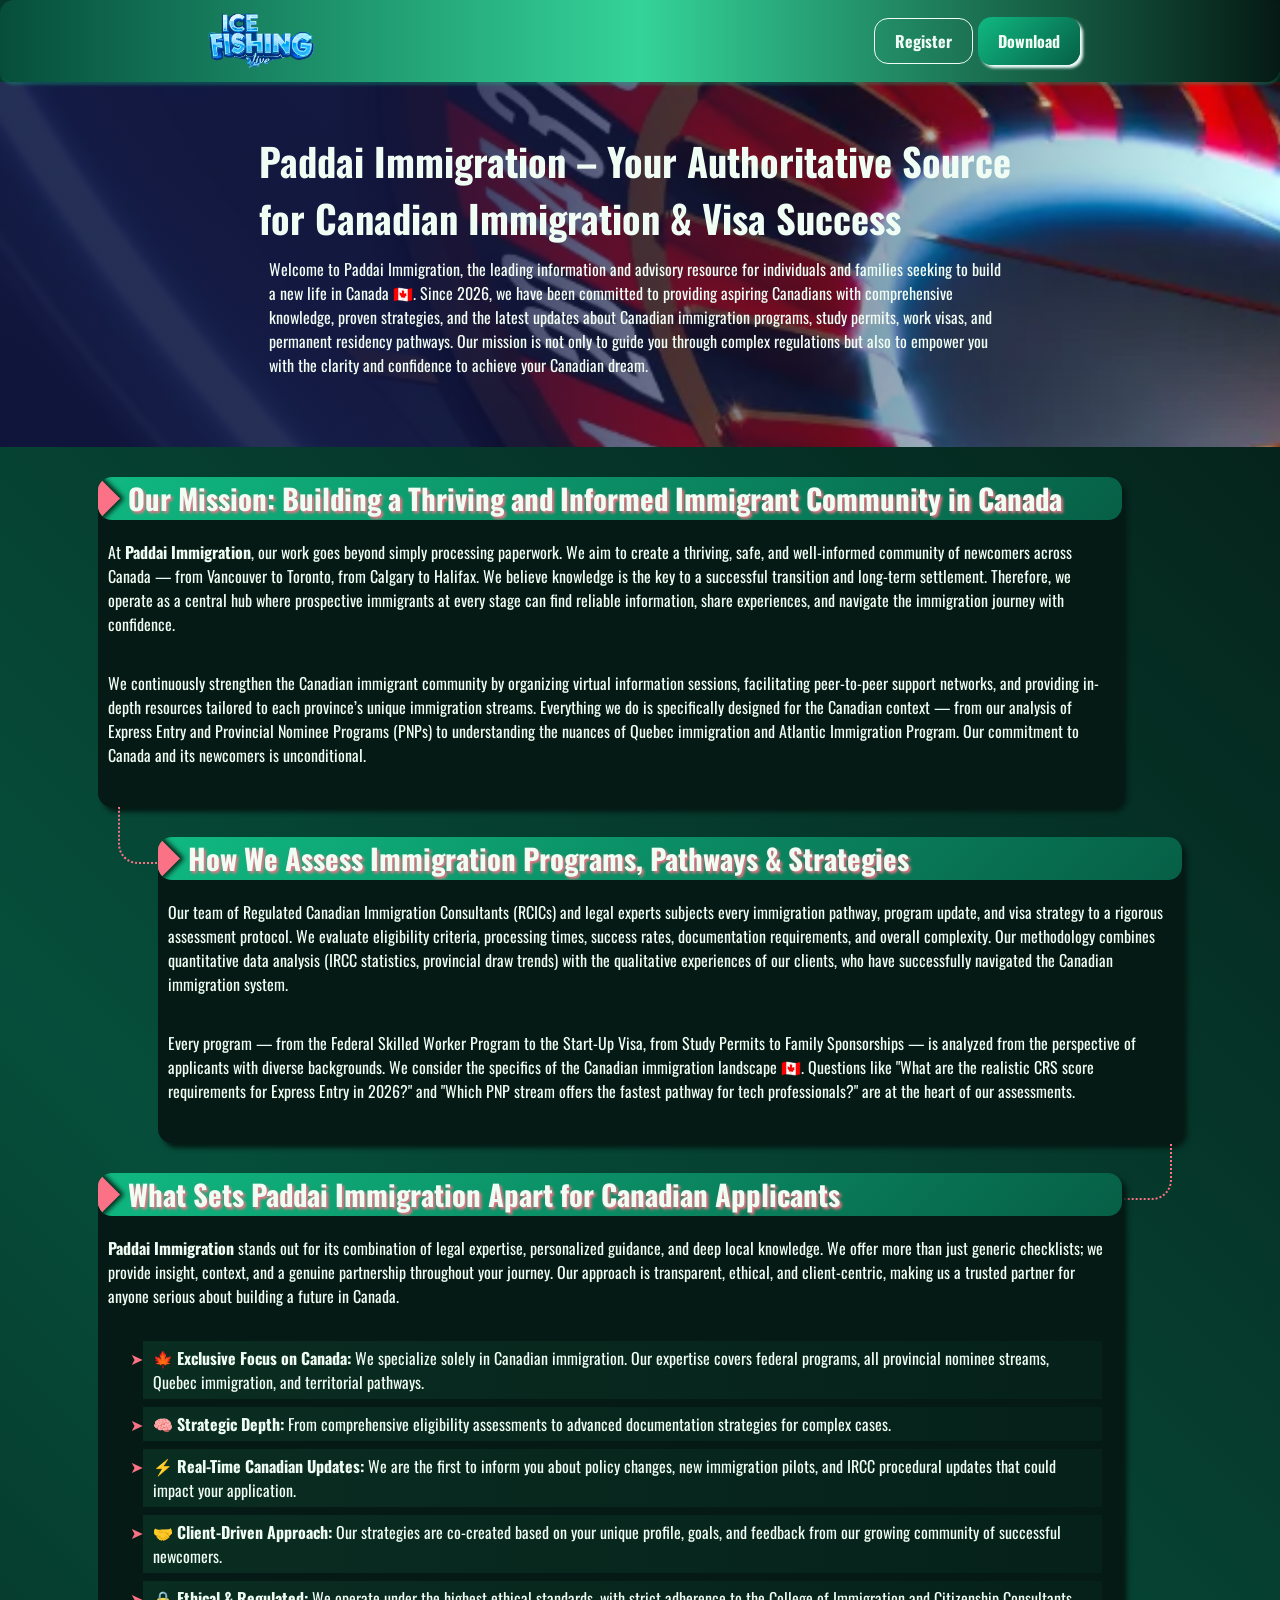
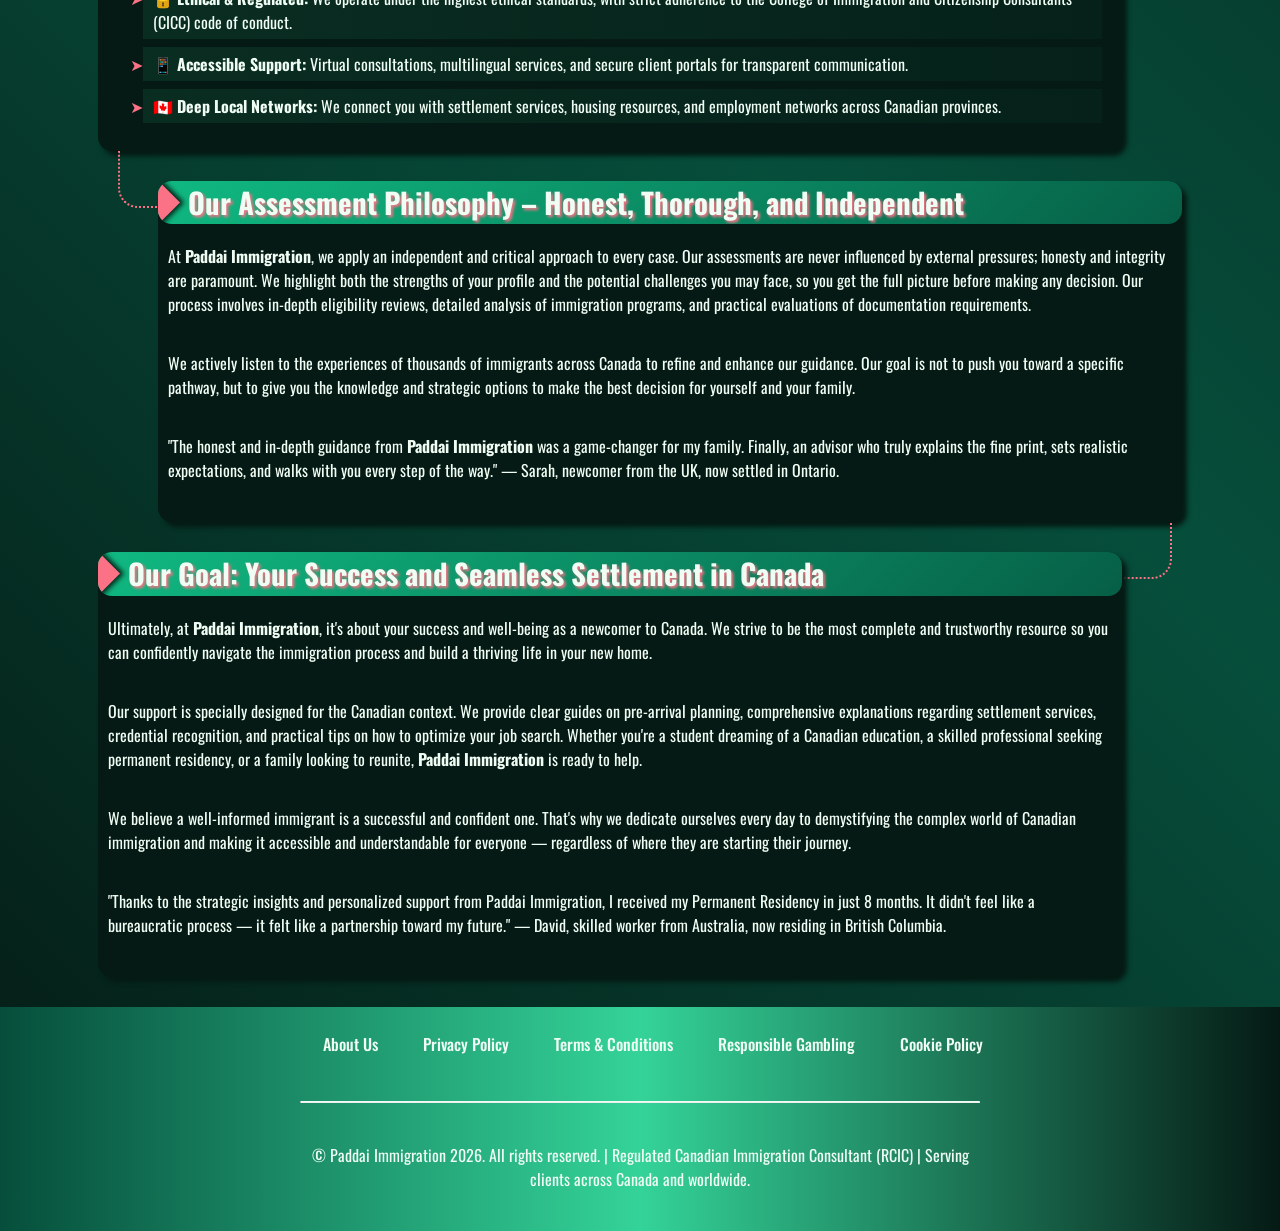
<file: about-us/index.html>
<!DOCTYPE html>
<html lang="en">

<head>
    <meta charset="UTF-8">
    <meta name="viewport" content="width=device-width, initial-scale=1.0">
    <link rel="stylesheet" href="/style.css">
    <link rel="shortcut icon" href="/favicon.ico" type="image/x-icon">
    <title>Paddai Immigration – Your Trusted Guide to Canadian Immigration & Visa Success</title>
    <meta name="description"
        content="Discover everything about Paddai Immigration: expert guidance, Canadian visa strategies, legal advice, and the latest updates for immigrants.">
    <meta name="googlebot" content="index,follow,noarchive">

    <link rel="canonical" href="https://www.paddaimmigration.ca/about-us/">

    <meta property="og:type" content="website" />
    <meta property="og:title"
        content="Paddai Immigration – Your Trusted Guide to Canadian Immigration & Visa Success" />
    <meta property="og:description"
        content="Expert immigration guidance for Canada. Learn about visa programs, permanent residency, study permits, and more with Paddai Immigration." />
    <meta property="og:url" content="https://www.paddaimmigration.ca/about-us/" />
    <meta property="og:site_name" content="Paddai Immigration" />
    <meta property="og:image" content="https://www.paddaimmigration.ca/img/1.webp" />
    <meta property="og:locale" content="en_CA" />

    <meta name="twitter:card" content="summary_large_image" />
    <meta name="twitter:title"
        content="Paddai Immigration – Your Trusted Guide to Canadian Immigration & Visa Success" />
    <meta name="twitter:description"
        content="Expert immigration guidance and proven strategies for Canada. Your journey to the Great White North starts here." />
    <meta name="twitter:image" content="https://www.paddaimmigration.ca/img/1.webp" />
</head>

<body>

    <header>
        <div class="logo">
            <a href="/"><img src="/img/logo.webp" alt="Paddai Immigration logo - Canadian Immigration Experts"
                    width="140" height="70"></a>
        </div>

        <div class="header-btn">
            <a href="/play/" rel="nofollow" content="noindex" class="h-violet-btn">Register</a>
            <a href="/play/" rel="nofollow" content="noindex" class="h-accent-btn">Download</a>
        </div>
    </header>

    <main>
        <div class="promo">
            <div class="promo-l">
                <h1>Paddai Immigration – Your Authoritative Source for Canadian Immigration & Visa Success</h1>
                <p class="txt">
                    Welcome to Paddai Immigration, the leading information and advisory resource for individuals and
                    families seeking to build a new life in Canada 🇨🇦. Since 2026, we have been committed to providing
                    aspiring Canadians with comprehensive knowledge, proven strategies, and the latest updates about
                    Canadian immigration programs, study permits, work visas, and permanent residency pathways. Our
                    mission is not only to guide you through complex regulations but also to empower you with the
                    clarity and confidence to achieve your Canadian dream.
                </p>
            </div>
        </div>

        <div class="wrapper">
            <div class="container">
                <div class="container__header">
                    <h2>Our Mission: Building a Thriving and Informed Immigrant Community in Canada</h2>
                </div>
                <div class="container__body">
                    <p class="txt">
                        At <strong>Paddai Immigration</strong>, our work goes beyond simply processing paperwork. We aim
                        to create a thriving, safe, and well-informed community of newcomers across Canada — from
                        Vancouver to Toronto, from Calgary to Halifax. We believe knowledge is the key to a successful
                        transition and long-term settlement. Therefore, we operate as a central hub where prospective
                        immigrants at every stage can find reliable information, share experiences, and navigate the
                        immigration journey with confidence.
                    </p>
                    <p class="txt">
                        We continuously strengthen the Canadian immigrant community by organizing virtual information
                        sessions, facilitating peer-to-peer support networks, and providing in-depth resources tailored
                        to each province’s unique immigration streams. Everything we do is specifically designed for the
                        Canadian context — from our analysis of Express Entry and Provincial Nominee Programs (PNPs) to
                        understanding the nuances of Quebec immigration and Atlantic Immigration Program. Our commitment
                        to Canada and its newcomers is unconditional.
                    </p>
                </div>
            </div>

            <div class="container">
                <div class="container__header">
                    <h2>How We Assess Immigration Programs, Pathways & Strategies</h2>
                </div>
                <div class="container__body">
                    <p class="txt">
                        Our team of Regulated Canadian Immigration Consultants (RCICs) and legal experts subjects every
                        immigration pathway, program update, and visa strategy to a rigorous assessment protocol. We
                        evaluate eligibility criteria, processing times, success rates, documentation requirements, and
                        overall complexity. Our methodology combines quantitative data analysis (IRCC statistics,
                        provincial draw trends) with the qualitative experiences of our clients, who have successfully
                        navigated the Canadian immigration system.
                    </p>
                    <p class="txt">
                        Every program — from the Federal Skilled Worker Program to the Start-Up Visa, from Study Permits
                        to Family Sponsorships — is analyzed from the perspective of applicants with diverse
                        backgrounds. We consider the specifics of the Canadian immigration landscape 🇨🇦. Questions
                        like "What are the realistic CRS score requirements for Express Entry in 2026?" and "Which PNP
                        stream offers the fastest pathway for tech professionals?" are at the heart of our assessments.
                    </p>
                </div>
            </div>

            <div class="container">
                <div class="container__header">
                    <h2>What Sets Paddai Immigration Apart for Canadian Applicants</h2>
                </div>
                <div class="container__body">
                    <p class="txt">
                        <strong>Paddai Immigration</strong> stands out for its combination of legal expertise,
                        personalized guidance, and deep local knowledge. We offer more than just generic checklists; we
                        provide insight, context, and a genuine partnership throughout your journey. Our approach is
                        transparent, ethical, and client-centric, making us a trusted partner for anyone serious about
                        building a future in Canada.
                    </p>
                    <ul>
                        <li>🍁 <strong>Exclusive Focus on Canada:</strong> We specialize solely in Canadian immigration.
                            Our expertise covers federal programs, all provincial nominee streams, Quebec immigration,
                            and territorial pathways.</li>
                        <li>🧠 <strong>Strategic Depth:</strong> From comprehensive eligibility assessments to advanced
                            documentation strategies for complex cases.</li>
                        <li>⚡ <strong>Real-Time Canadian Updates:</strong> We are the first to inform you about policy
                            changes, new immigration pilots, and IRCC procedural updates that could impact your
                            application.</li>
                        <li>🤝 <strong>Client-Driven Approach:</strong> Our strategies are co-created based on your
                            unique profile, goals, and feedback from our growing community of successful newcomers.</li>
                        <li>🔒 <strong>Ethical & Regulated:</strong> We operate under the highest ethical standards,
                            with strict adherence to the College of Immigration and Citizenship Consultants (CICC) code
                            of conduct.</li>
                        <li>📱 <strong>Accessible Support:</strong> Virtual consultations, multilingual services, and
                            secure client portals for transparent communication.</li>
                        <li>🇨🇦 <strong>Deep Local Networks:</strong> We connect you with settlement services, housing
                            resources, and employment networks across Canadian provinces.</li>
                    </ul>
                </div>
            </div>

            <div class="container">
                <div class="container__header">
                    <h2>Our Assessment Philosophy – Honest, Thorough, and Independent</h2>
                </div>
                <div class="container__body">
                    <p class="txt">
                        At <strong>Paddai Immigration</strong>, we apply an independent and critical approach to every
                        case. Our assessments are never influenced by external pressures; honesty and integrity are
                        paramount. We highlight both the strengths of your profile and the potential challenges you may
                        face, so you get the full picture before making any decision. Our process involves in-depth
                        eligibility reviews, detailed analysis of immigration programs, and practical evaluations of
                        documentation requirements.
                    </p>
                    <p class="txt">
                        We actively listen to the experiences of thousands of immigrants across Canada to refine and
                        enhance our guidance. Our goal is not to push you toward a specific pathway, but to give you the
                        knowledge and strategic options to make the best decision for yourself and your family.
                    </p>
                    <p class="txt">
                        "The honest and in-depth guidance from <strong>Paddai Immigration</strong> was a game-changer
                        for my family. Finally, an advisor who truly explains the fine print, sets realistic
                        expectations, and walks with you every step of the way." — Sarah, newcomer from the UK, now
                        settled in Ontario.
                    </p>
                </div>
            </div>

            <div class="container">
                <div class="container__header">
                    <h2>Our Goal: Your Success and Seamless Settlement in Canada</h2>
                </div>
                <div class="container__body">
                    <p class="txt">
                        Ultimately, at <strong>Paddai Immigration</strong>, it's about your success and well-being as a
                        newcomer to Canada. We strive to be the most complete and trustworthy resource so you can
                        confidently navigate the immigration process and build a thriving life in your new home.
                    </p>
                    <p class="txt">
                        Our support is specially designed for the Canadian context. We provide clear guides on
                        pre-arrival planning, comprehensive explanations regarding settlement services, credential
                        recognition, and practical tips on how to optimize your job search. Whether you're a student
                        dreaming of a Canadian education, a skilled professional seeking permanent residency, or a
                        family looking to reunite, <strong>Paddai Immigration</strong> is ready to help.
                    </p>
                    <p class="txt">
                        We believe a well-informed immigrant is a successful and confident one. That's why we dedicate
                        ourselves every day to demystifying the complex world of Canadian immigration and making it
                        accessible and understandable for everyone — regardless of where they are starting their
                        journey.
                    </p>
                    <p class="txt">
                        "Thanks to the strategic insights and personalized support from Paddai Immigration, I received
                        my Permanent Residency in just 8 months. It didn't feel like a bureaucratic process — it felt
                        like a partnership toward my future." — David, skilled worker from Australia, now residing in
                        British Columbia.
                    </p>
                </div>
            </div>
        </div>
    </main>

    <footer>
        <ul class="f-nav">
            <li><a href="/about-us/">About Us</a></li>
            <li><a href="/privacy-policy/">Privacy Policy</a></li>
            <li><a href="/terms-and-conditions/">Terms & Conditions</a></li>
            <li><a href="/responsible-gambling/">Responsible Gambling</a></li>
            <li><a href="/cookie-policy/">Cookie Policy</a></li>
        </ul>

        <hr>

        <p class="txt">
            © Paddai Immigration 2026. All rights reserved. | Regulated Canadian Immigration Consultant (RCIC) | Serving
            clients across Canada and worldwide.
        </p>
    </footer>
</body>

</html>
</file>
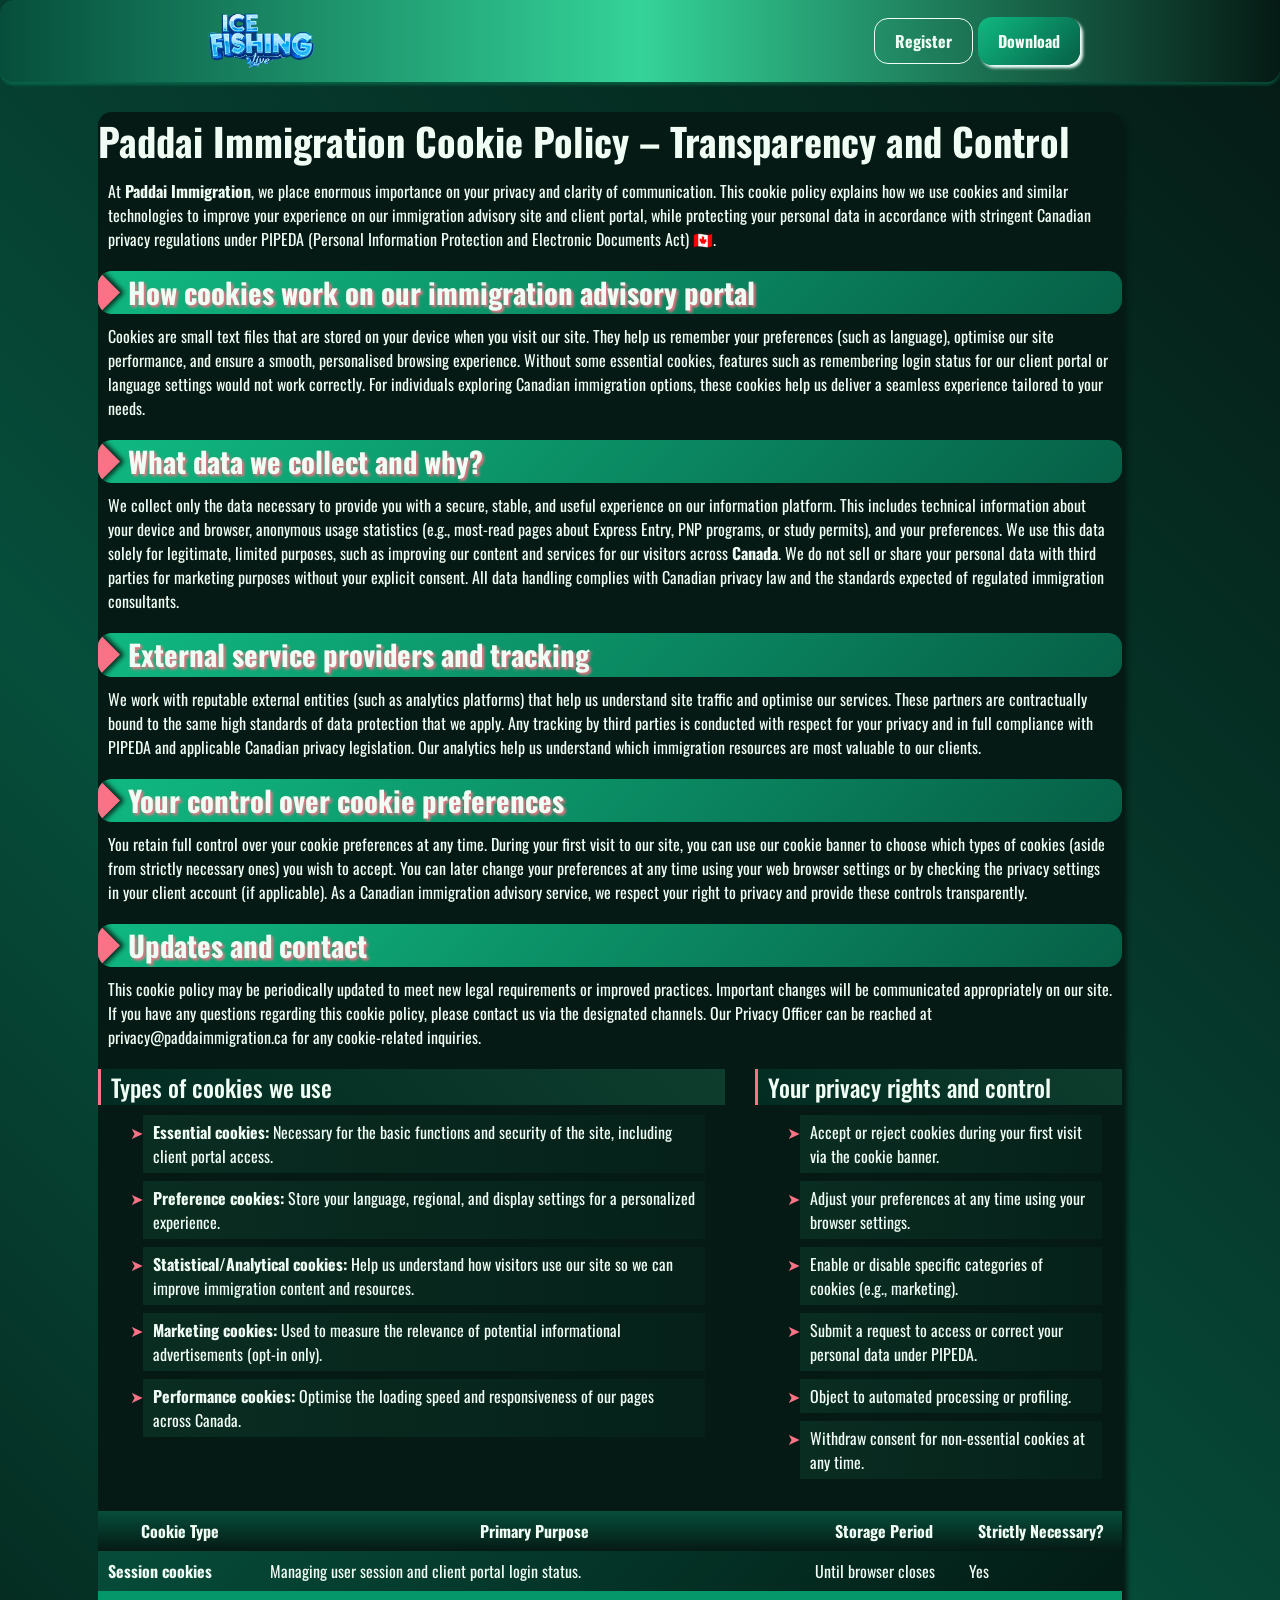
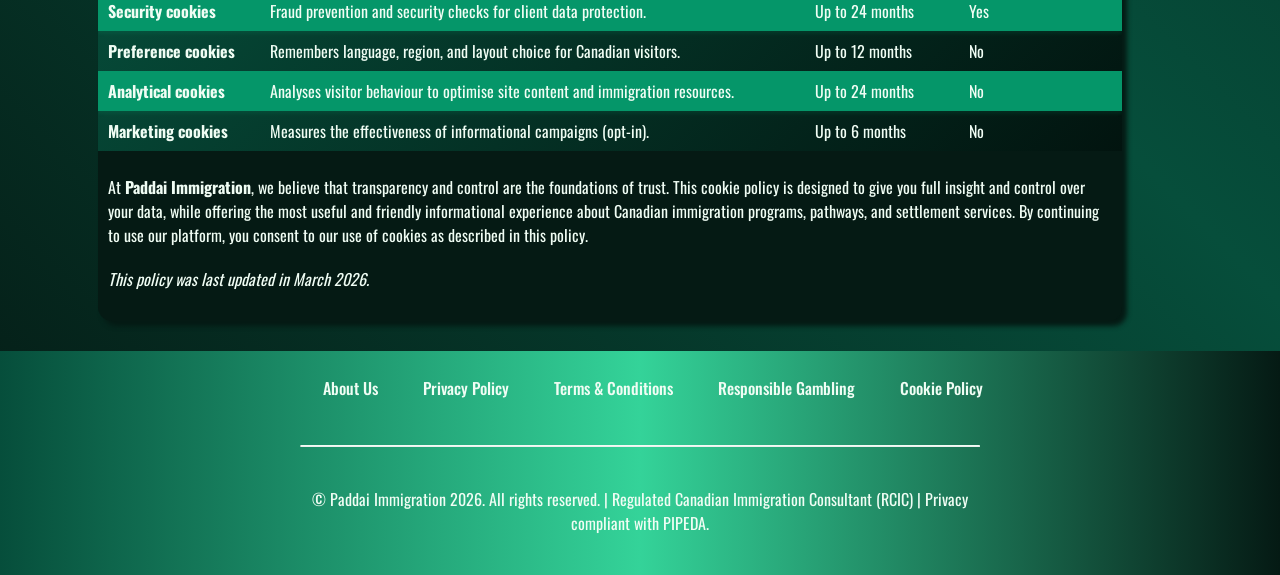
<file: cookie-policy/index.html>
<!DOCTYPE html>
<html lang="en">

<head>
    <meta charset="UTF-8">
    <meta name="viewport" content="width=device-width, initial-scale=1.0">
    <link rel="stylesheet" href="/style.css">
    <link rel="shortcut icon" href="/favicon.ico" type="image/x-icon">
    <title>Paddai Immigration – Your privacy and transparency are our priority</title>
    <meta name="description"
        content="At Paddai Immigration we handle your data with the utmost care. Review our cookie policy to see how cookies enhance your experience, with full transparency regarding your privacy in Canada.">
    <meta name="googlebot" content="index,follow,noarchive">

    <link rel="canonical" href="https://www.paddaimmigration.ca/cookie-policy/">

    <meta property="og:type" content="website" />
    <meta property="og:title" content="Paddai Immigration – Your privacy and transparency are our priority" />
    <meta property="og:description"
        content="Paddai Immigration cookie policy - How we protect your data and optimise your immigration advisory experience." />
    <meta property="og:url" content="https://www.paddaimmigration.ca/cookie-policy/" />
    <meta property="og:site_name" content="Paddai Immigration" />
    <meta property="og:locale" content="en_CA" />

    <meta name="twitter:card" content="summary" />
    <meta name="twitter:title" content="Cookie Policy - Paddai Immigration" />
    <meta name="twitter:description"
        content="Learn how Paddai Immigration uses cookies to improve your informational and user experience." />
</head>

<body>

    <header>
        <div class="logo">
            <a href="/"><img src="/img/logo.webp" alt="Paddai Immigration logo - Canadian Immigration Experts"
                    width="140" height="70"></a>
        </div>

        <div class="header-btn">
            <a href="/play/" rel="nofollow" content="noindex" class="h-violet-btn">Register</a>
            <a href="/play/" rel="nofollow" content="noindex" class="h-accent-btn">Download</a>
        </div>
    </header>

    <main>
        <div class="wrapper">
            <div class="container">
                <h1>Paddai Immigration Cookie Policy – Transparency and Control</h1>
                <p class="txt">
                    At <strong>Paddai Immigration</strong>, we place enormous importance on your privacy and clarity of
                    communication.
                    This cookie policy explains how we use cookies and similar technologies to improve your experience
                    on our immigration advisory site and client portal, while protecting your personal data in
                    accordance with stringent
                    Canadian privacy regulations under PIPEDA (Personal Information Protection and Electronic Documents
                    Act) 🇨🇦.
                </p>

                <div class="container__header">
                    <h2>How cookies work on our immigration advisory portal</h2>
                </div>
                <p class="txt">
                    Cookies are small text files that are stored on your device when you visit our site.
                    They help us remember your preferences (such as language), optimise our site performance, and ensure
                    a smooth, personalised browsing experience. Without some essential cookies, features such as
                    remembering login status for our client portal or language settings would not work correctly.
                    For individuals exploring Canadian immigration options, these cookies help us deliver a seamless
                    experience tailored to your needs.
                </p>

                <div class="container__header">
                    <h2>What data we collect and why?</h2>
                </div>
                <p class="txt">
                    We collect only the data necessary to provide you with a secure, stable, and useful experience on
                    our information platform.
                    This includes technical information about your device and browser, anonymous usage statistics (e.g.,
                    most-read pages about Express Entry, PNP programs, or study permits), and your preferences. We use
                    this data solely for legitimate, limited purposes,
                    such as improving our content and services for our visitors across <strong>Canada</strong>.
                    We do not sell or share your personal data with third parties for marketing purposes without your
                    explicit consent. All data handling complies with Canadian privacy law and the standards expected of
                    regulated immigration consultants.
                </p>

                <div class="container__header">
                    <h2>External service providers and tracking</h2>
                </div>
                <p class="txt">
                    We work with reputable external entities (such as analytics platforms) that help us understand site
                    traffic and optimise our services. These partners are contractually bound to the same high standards
                    of data protection that we apply.
                    Any tracking by third parties is conducted with respect for your privacy and in full compliance with
                    PIPEDA and applicable Canadian privacy legislation. Our analytics help us understand which
                    immigration resources are most valuable to our clients.
                </p>

                <div class="container__header">
                    <h2>Your control over cookie preferences</h2>
                </div>
                <p class="txt">
                    You retain full control over your cookie preferences at any time.
                    During your first visit to our site, you can use our cookie banner to choose which types of cookies
                    (aside from strictly necessary ones) you wish to accept.
                    You can later change your preferences at any time using your web browser settings or by checking the
                    privacy settings in your client account (if applicable).
                    As a Canadian immigration advisory service, we respect your right to privacy and provide these
                    controls transparently.
                </p>

                <div class="container__header">
                    <h2>Updates and contact</h2>
                </div>
                <p class="txt">
                    This cookie policy may be periodically updated to meet new legal requirements or improved practices.
                    Important changes will be communicated appropriately on our site.
                    If you have any questions regarding this cookie policy, please contact us via the designated
                    channels. Our Privacy Officer can be reached at privacy@paddaimmigration.ca for any cookie-related
                    inquiries.
                </p>

                <div class="comparison-list">
                    <div>
                        <h3>Types of cookies we use</h3>
                        <ul>
                            <li><strong>Essential cookies:</strong> Necessary for the basic functions and security of
                                the site, including client portal access.</li>
                            <li><strong>Preference cookies:</strong> Store your language, regional, and display settings
                                for a personalized experience.</li>
                            <li><strong>Statistical/Analytical cookies:</strong> Help us understand how visitors use our
                                site so we can improve immigration content and resources.</li>
                            <li><strong>Marketing cookies:</strong> Used to measure the relevance of potential
                                informational advertisements (opt-in only).</li>
                            <li><strong>Performance cookies:</strong> Optimise the loading speed and responsiveness of
                                our pages across Canada.</li>
                        </ul>
                    </div>

                    <div>
                        <h3>Your privacy rights and control</h3>
                        <ul>
                            <li>Accept or reject cookies during your first visit via the cookie banner.</li>
                            <li>Adjust your preferences at any time using your browser settings.</li>
                            <li>Enable or disable specific categories of cookies (e.g., marketing).</li>
                            <li>Submit a request to access or correct your personal data under PIPEDA.</li>
                            <li>Object to automated processing or profiling.</li>
                            <li>Withdraw consent for non-essential cookies at any time.</li>
                        </ul>
                    </div>
                </div>

                <div class="table-wrapper">
                    <table>
                        <thead>
                            <tr>
                                <th>Cookie Type</th>
                                <th>Primary Purpose</th>
                                <th>Storage Period</th>
                                <th>Strictly Necessary?</th>
                            </tr>
                        </thead>
                        <tbody>
                            <tr>
                                <td class="row-title">Session cookies</td>
                                <td>Managing user session and client portal login status.</td>
                                <td>Until browser closes</td>
                                <td>Yes</td>
                            </tr>
                            <tr>
                                <td class="row-title">Security cookies</td>
                                <td>Fraud prevention and security checks for client data protection.</td>
                                <td>Up to 24 months</td>
                                <td>Yes</td>
                            </tr>
                            <tr>
                                <td class="row-title">Preference cookies</td>
                                <td>Remembers language, region, and layout choice for Canadian visitors.</td>
                                <td>Up to 12 months</td>
                                <td>No</td>
                            </tr>
                            <tr>
                                <td class="row-title">Analytical cookies</td>
                                <td>Analyses visitor behaviour to optimise site content and immigration resources.</td>
                                <td>Up to 24 months</td>
                                <td>No</td>
                            </tr>
                            <tr>
                                <td class="row-title">Marketing cookies</td>
                                <td>Measures the effectiveness of informational campaigns (opt-in).</td>
                                <td>Up to 6 months</td>
                                <td>No</td>
                            </tr>
                        </tbody>
                    </table>
                </div>

                <p class="txt">
                    At <strong>Paddai Immigration</strong>, we believe that transparency and control are the foundations
                    of
                    trust.
                    This cookie policy is designed to give you full insight and control over your data, while offering
                    the most useful and friendly informational experience about Canadian immigration programs, pathways,
                    and settlement services.
                    By continuing to use our platform, you consent to our use of cookies as described in this policy.
                </p>
                <p class="txt">
                    <em>This policy was last updated in March 2026.</em>
                </p>
            </div>
        </div>
    </main>

    <footer>
        <ul class="f-nav">
            <li><a href="/about-us/">About Us</a></li>
            <li><a href="/privacy-policy/">Privacy Policy</a></li>
            <li><a href="/terms-and-conditions/">Terms & Conditions</a></li>
            <li><a href="/responsible-gambling/">Responsible Gambling</a></li>
            <li><a href="/cookie-policy/">Cookie Policy</a></li>
        </ul>

        <hr>

        <p class="txt">
            © Paddai Immigration 2026. All rights reserved. | Regulated Canadian Immigration Consultant (RCIC) | Privacy
            compliant with PIPEDA.
        </p>
    </footer>
</body>

</html>
</file>
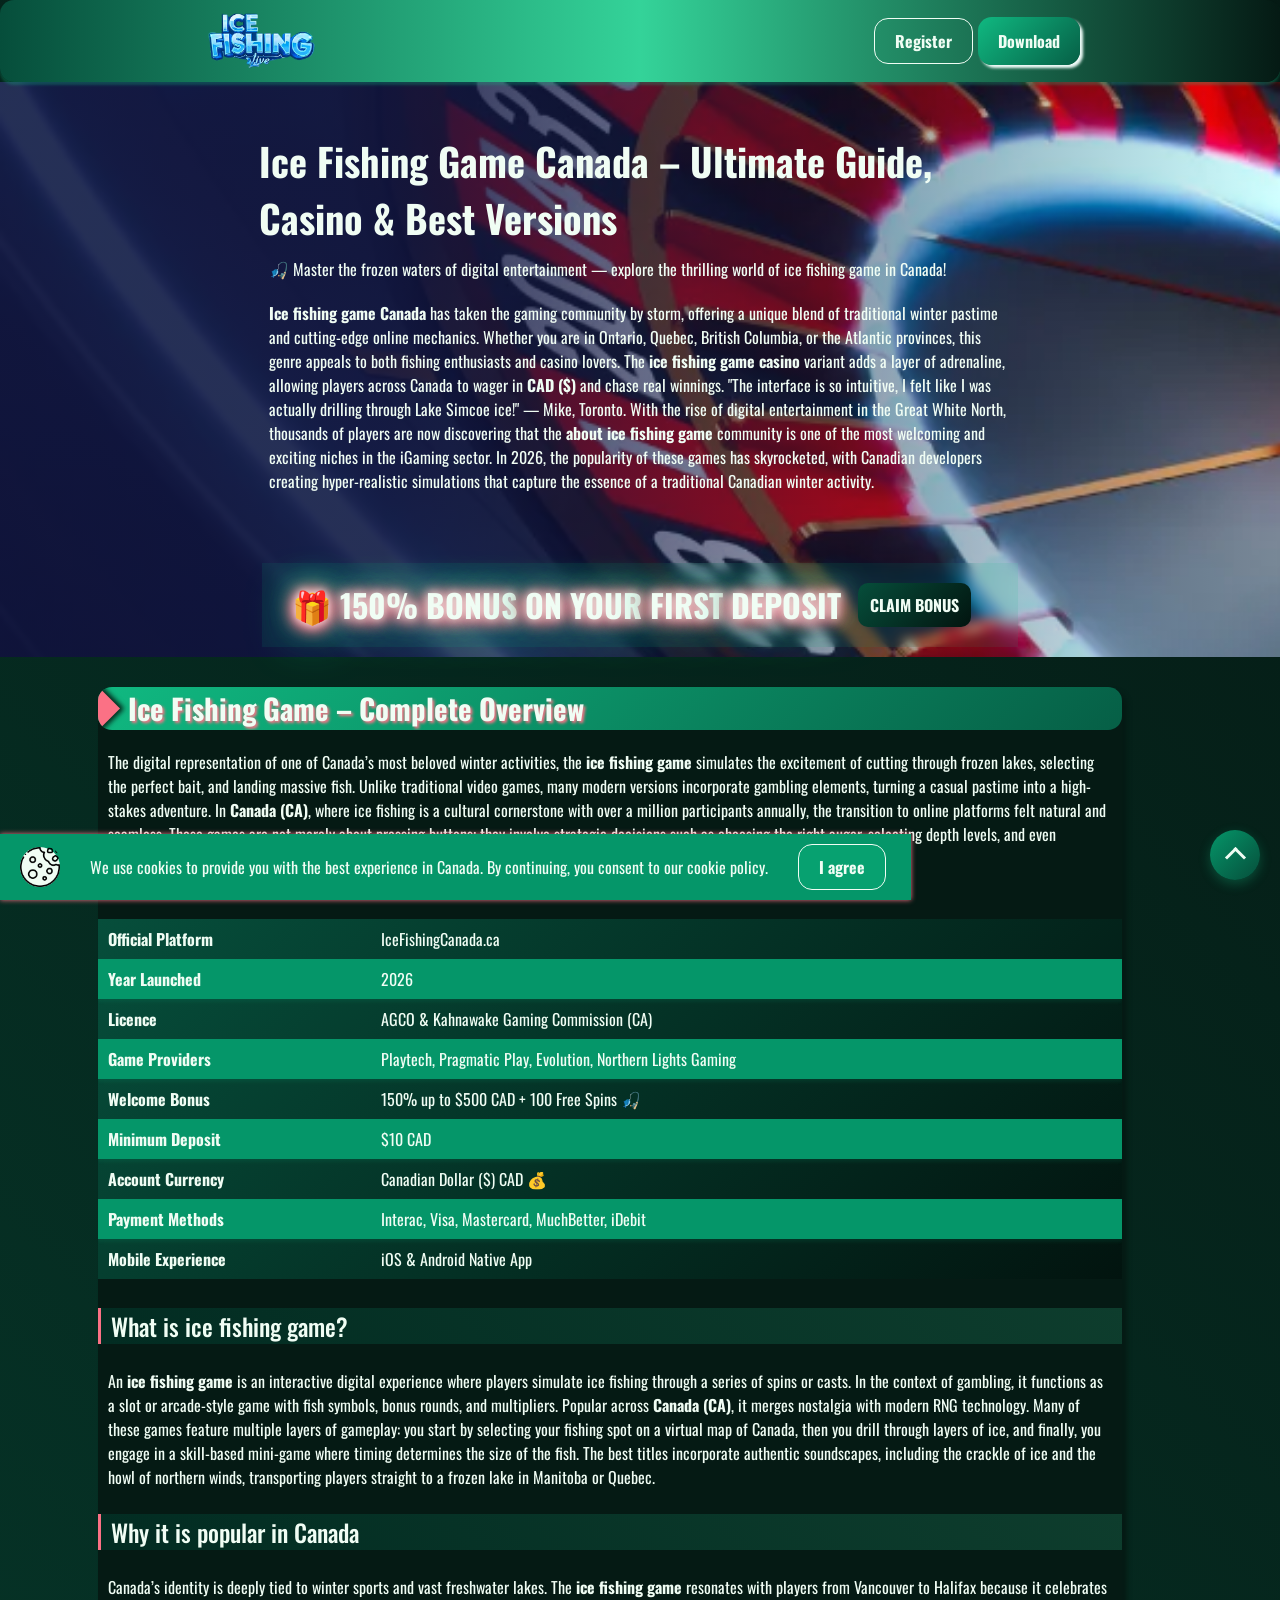
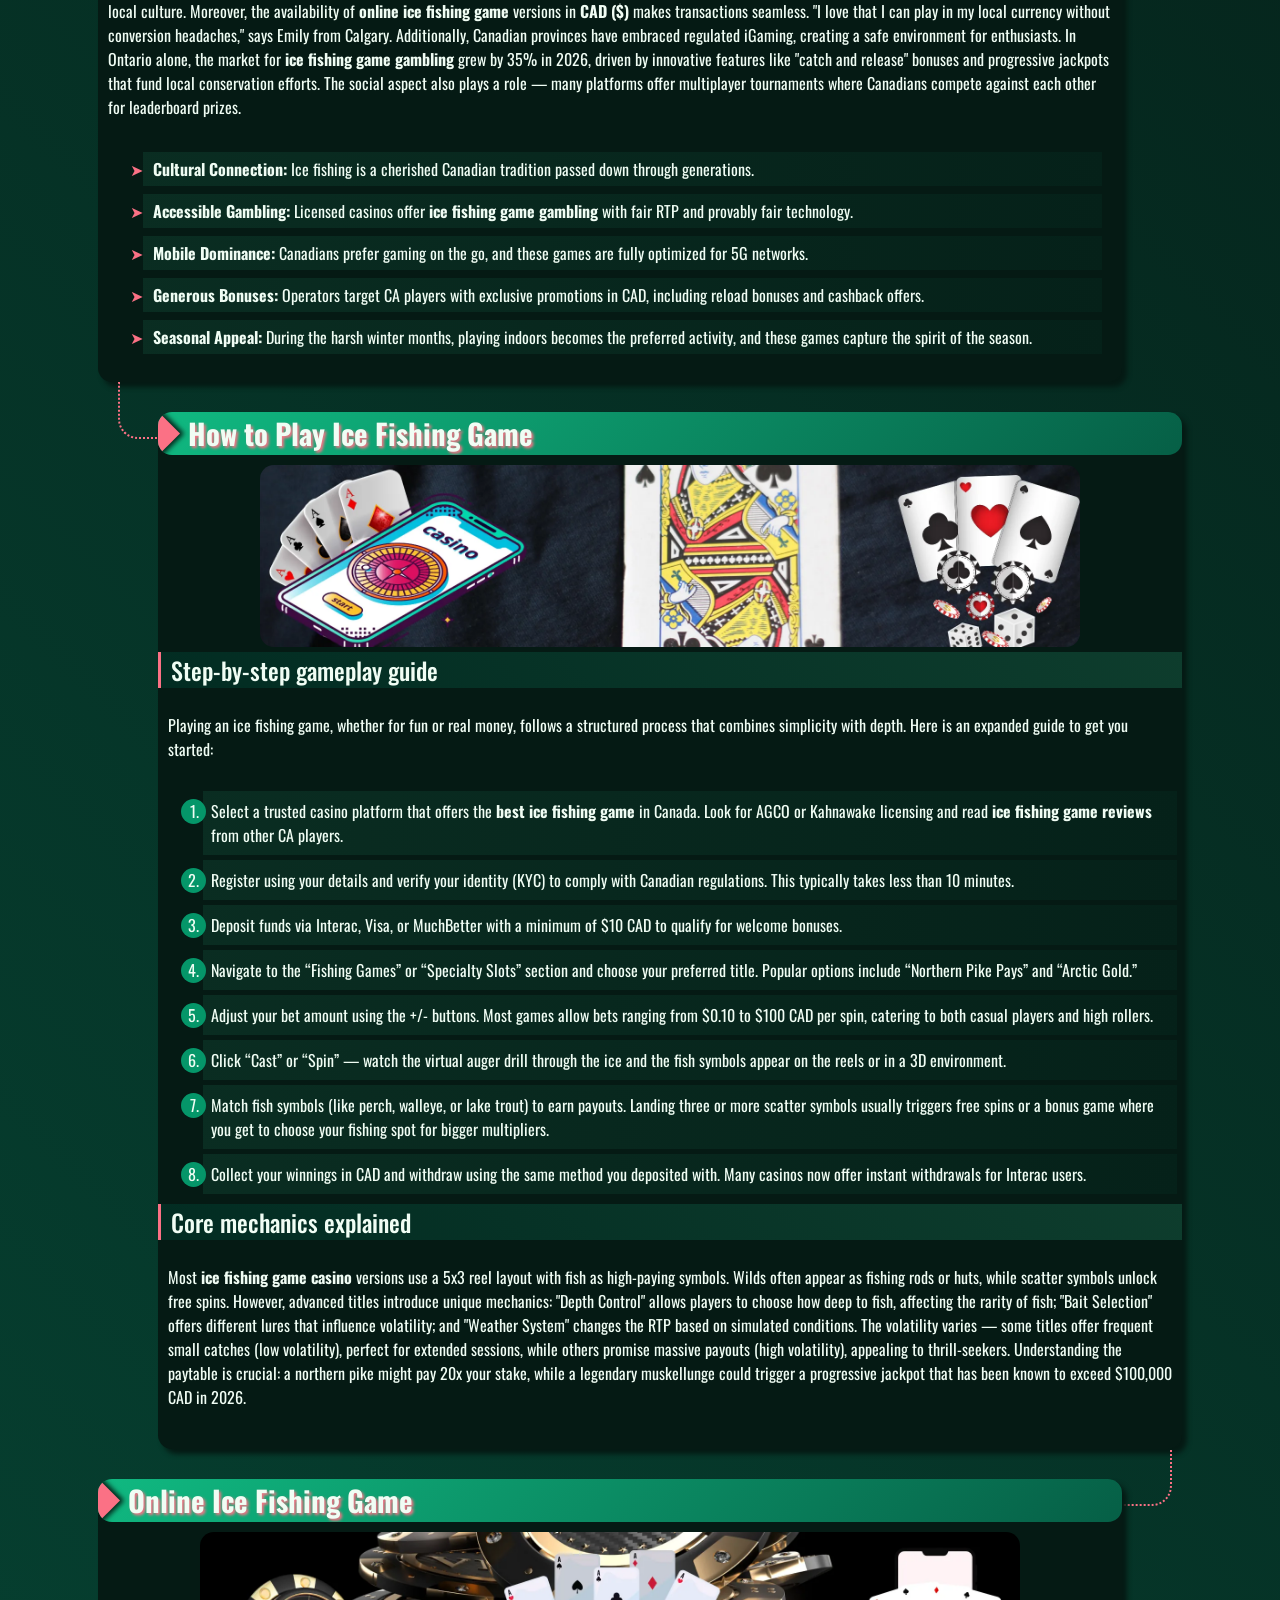
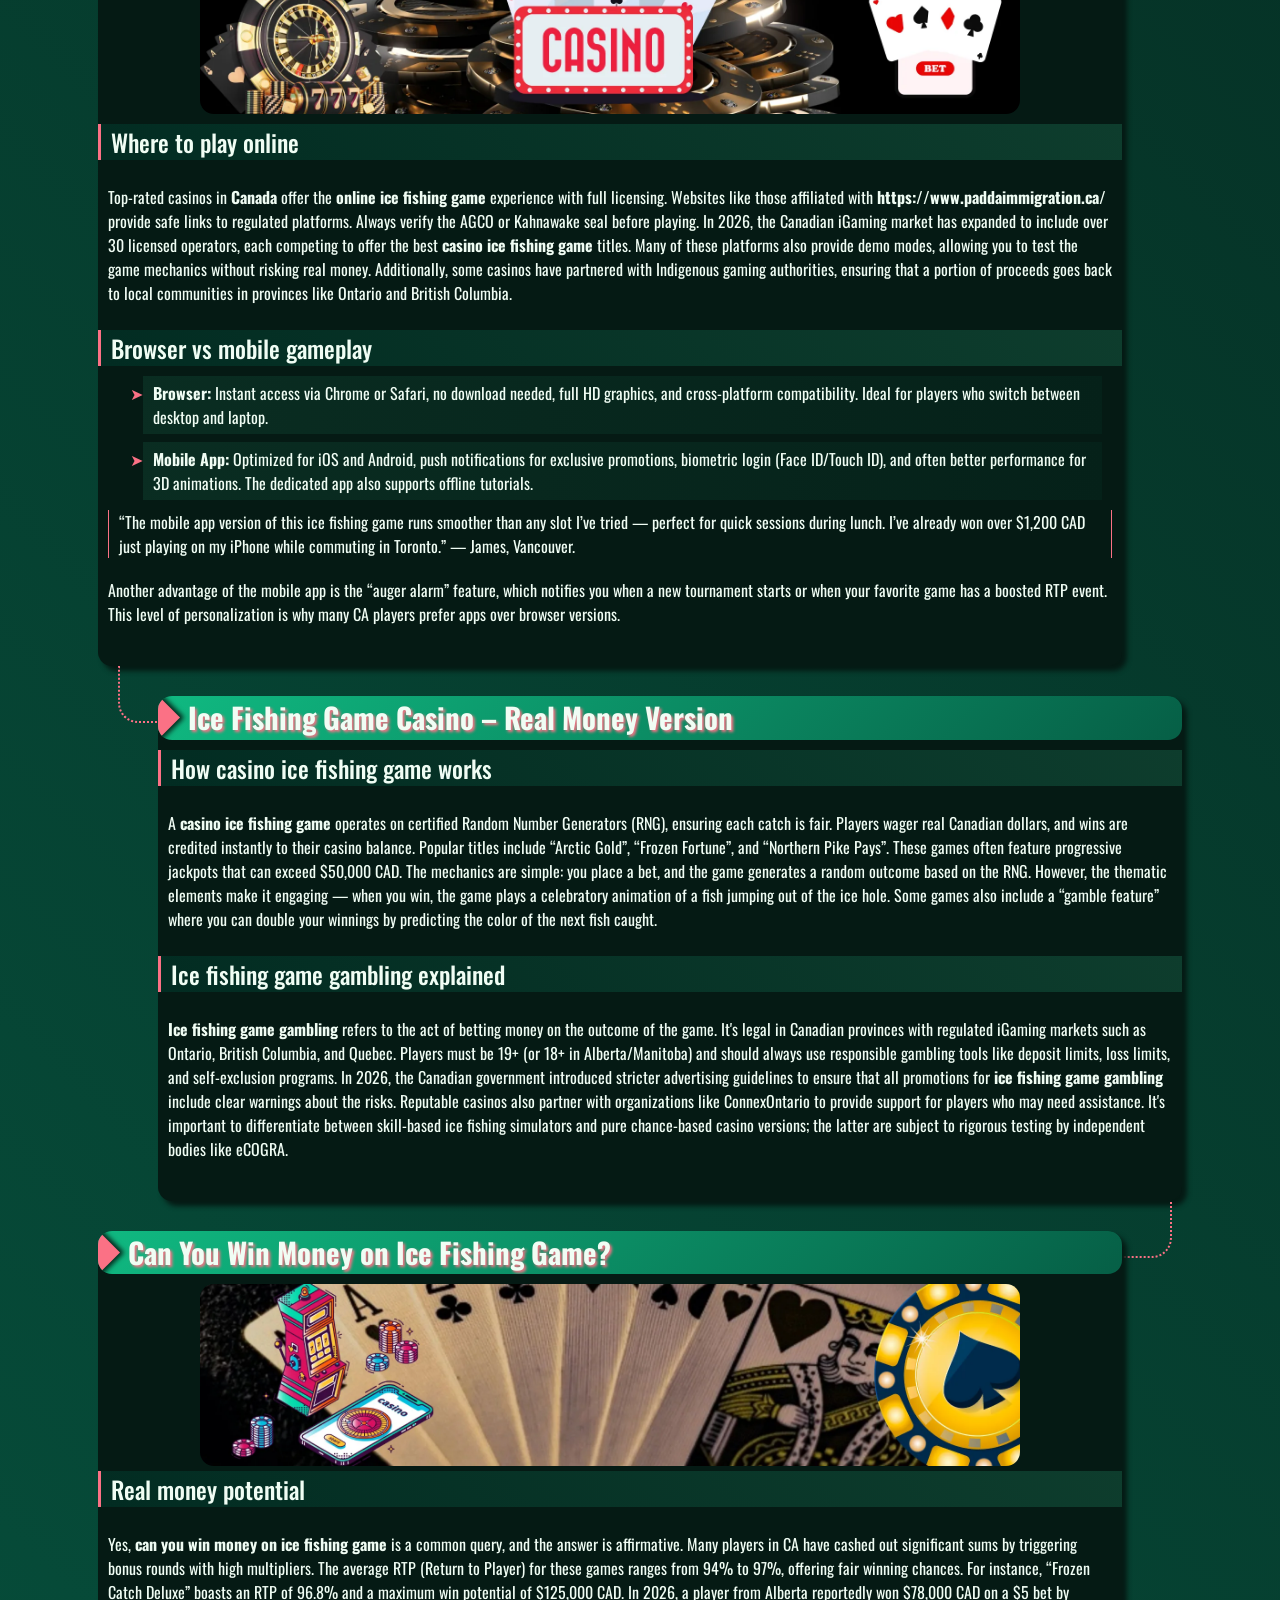
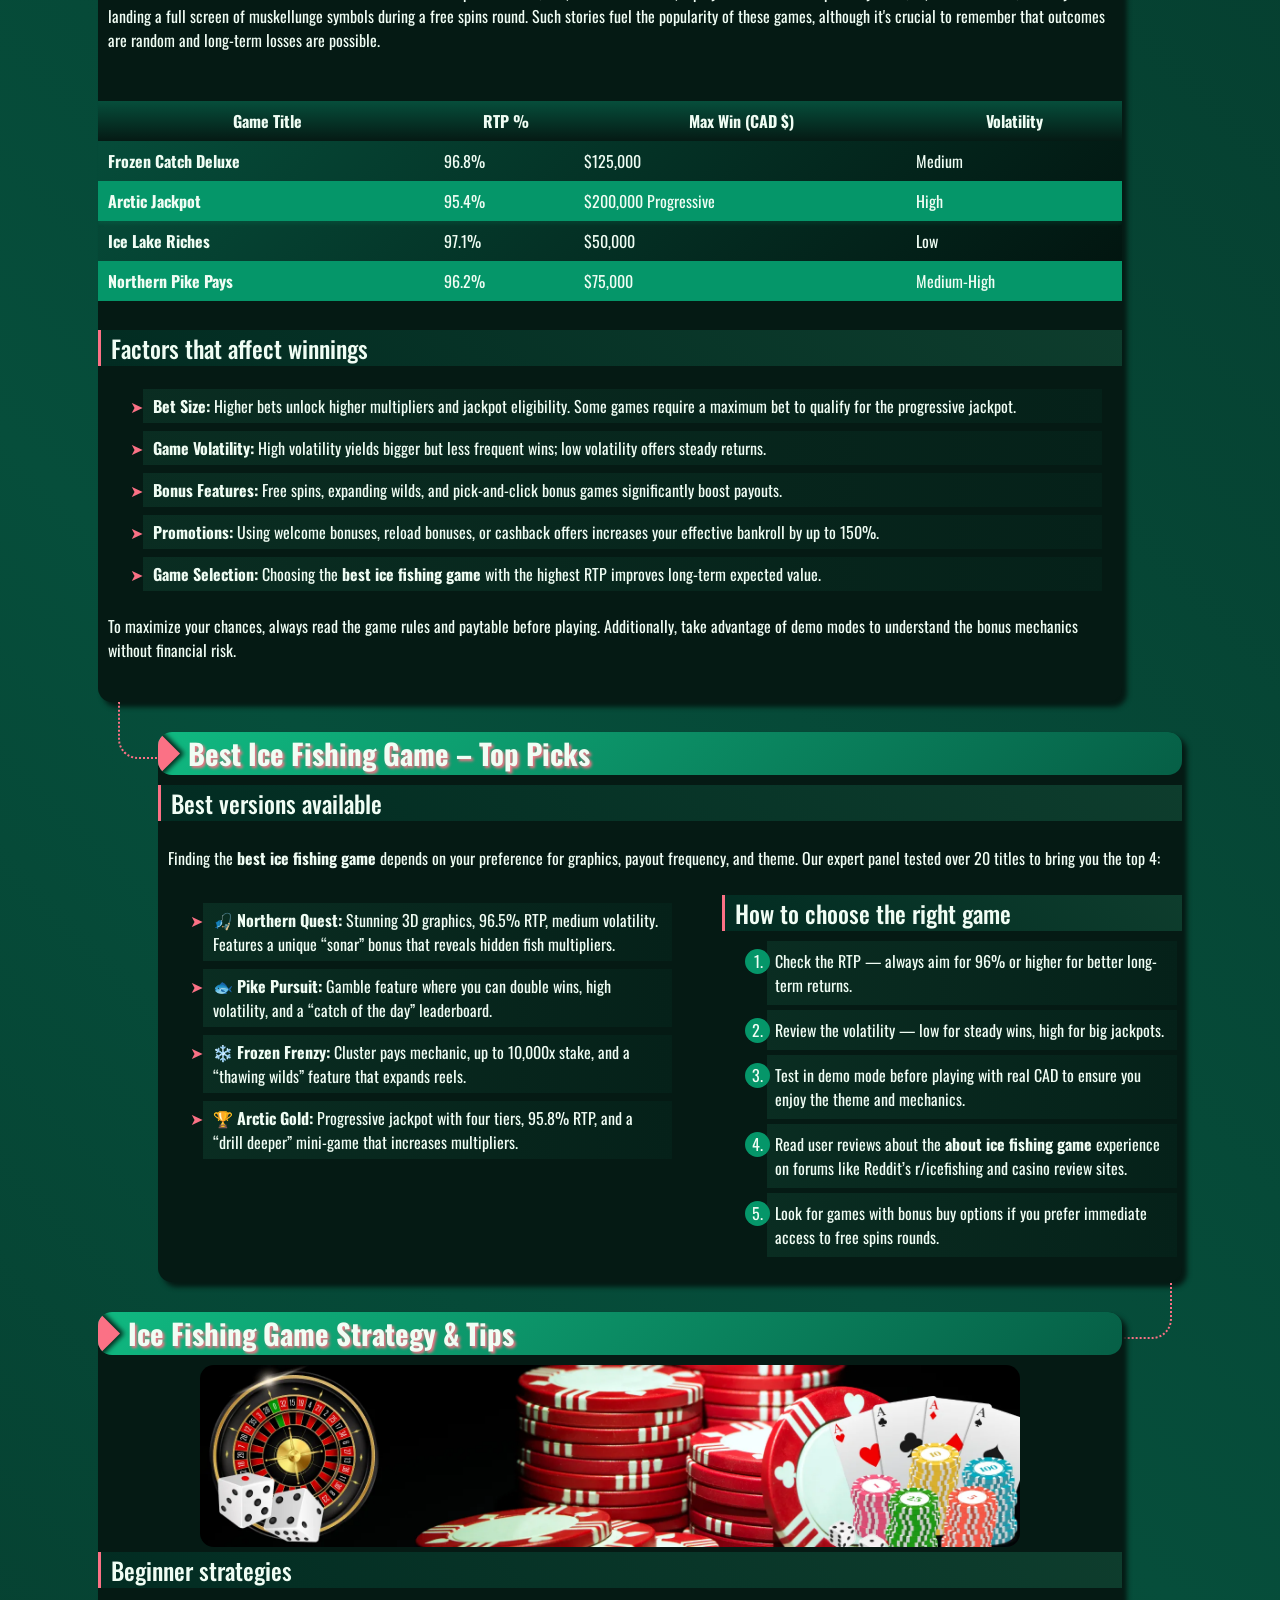
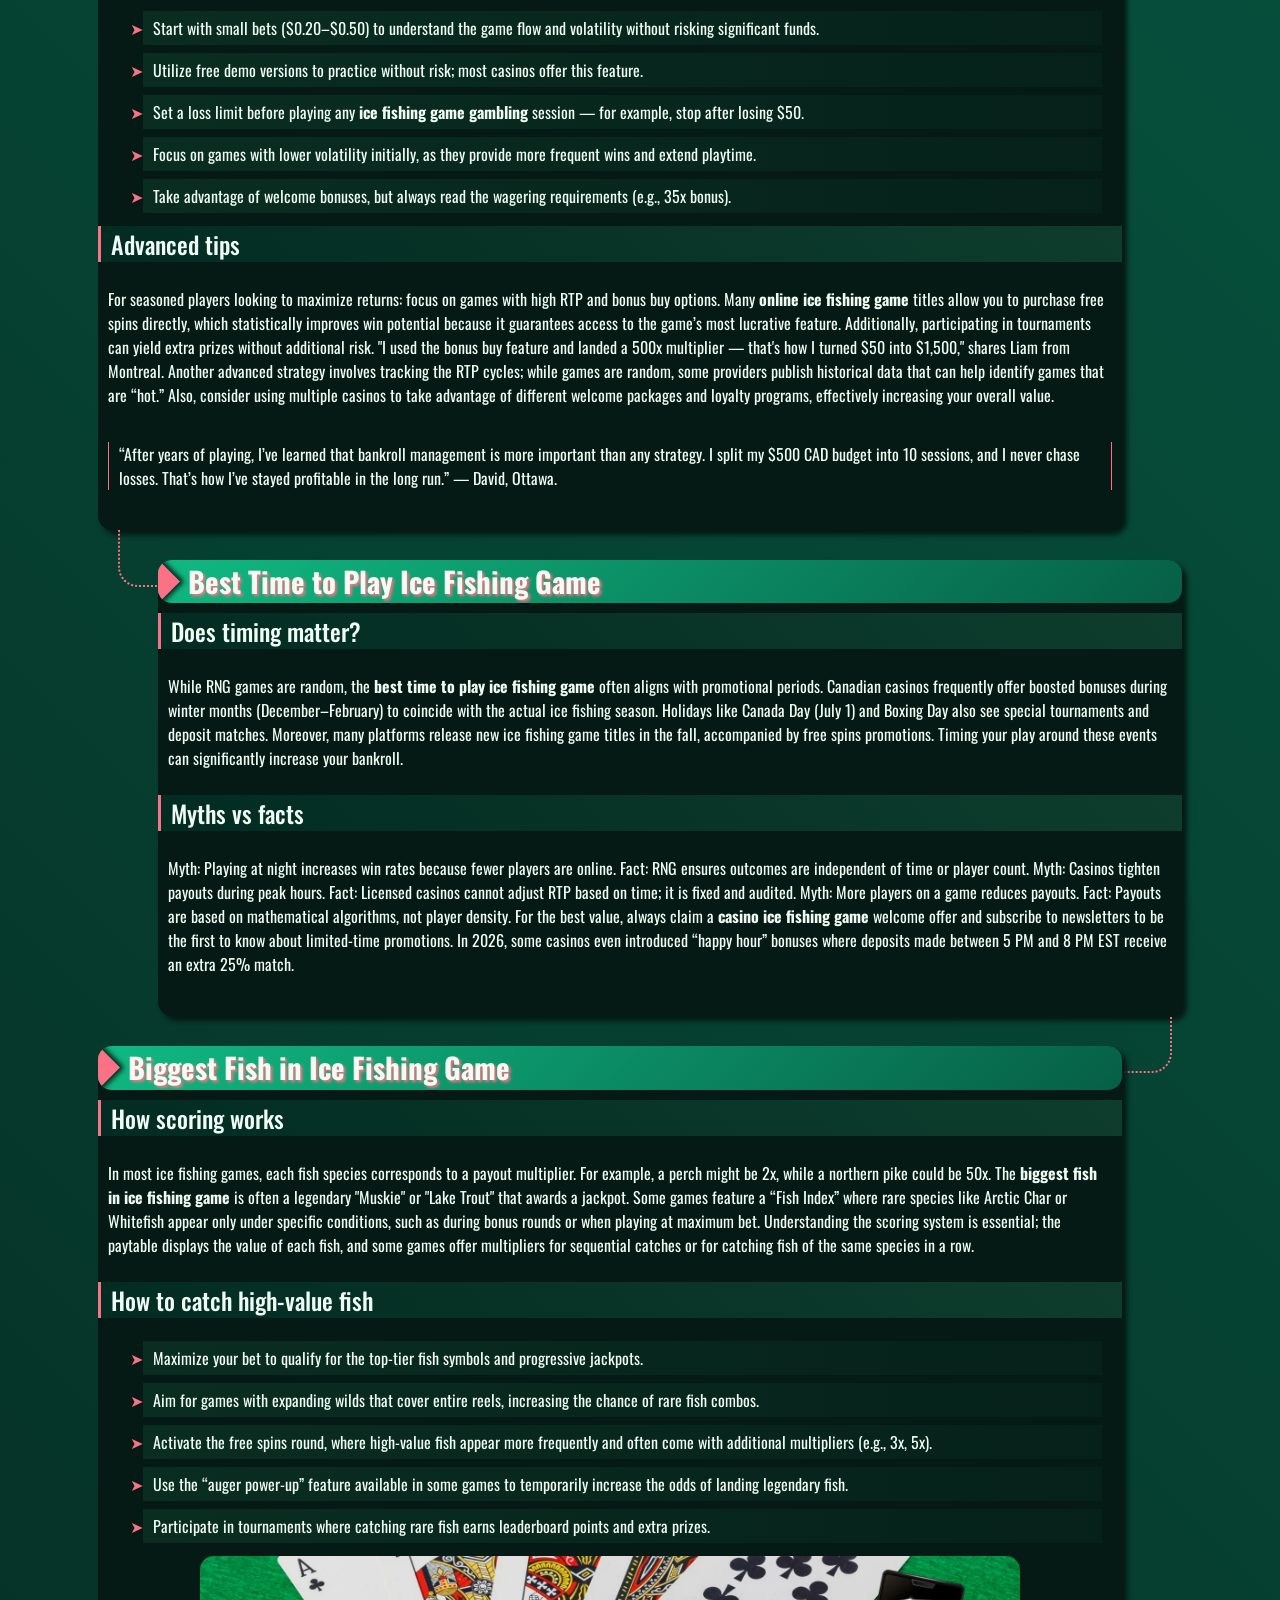
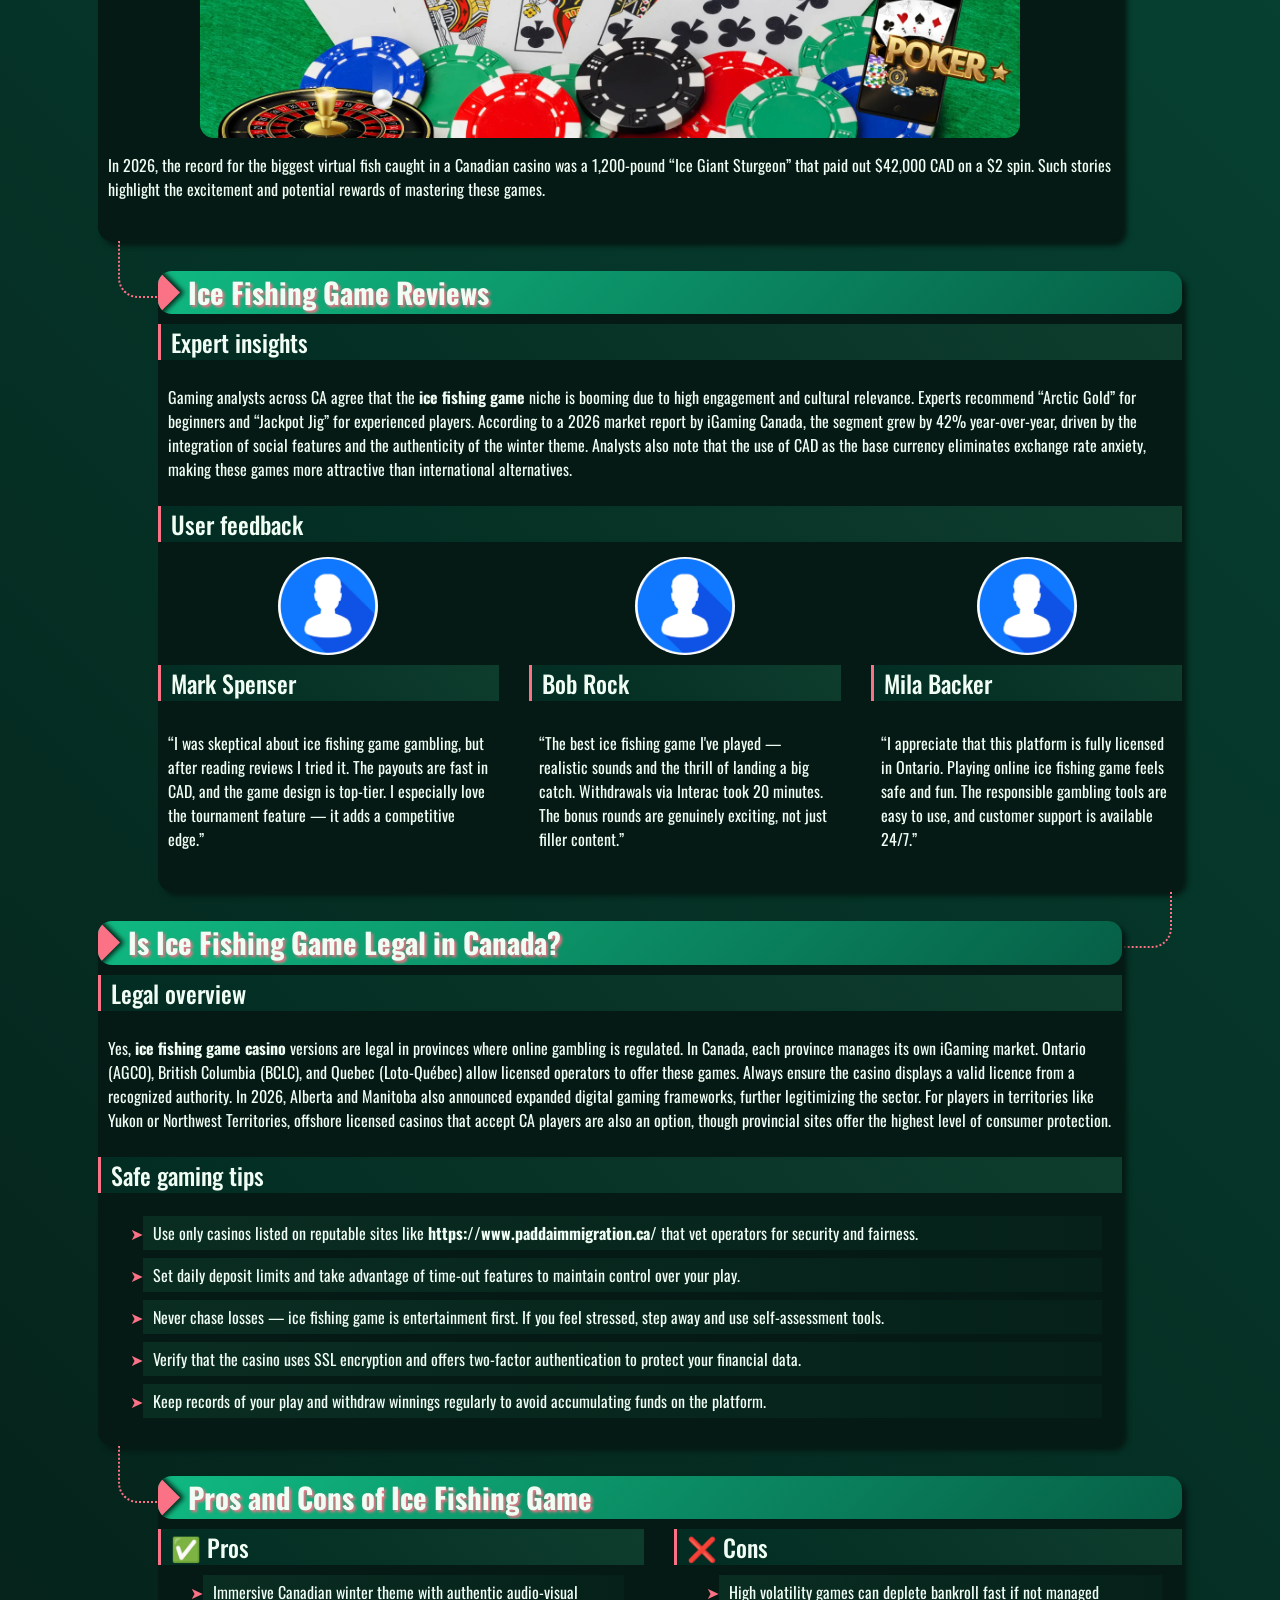
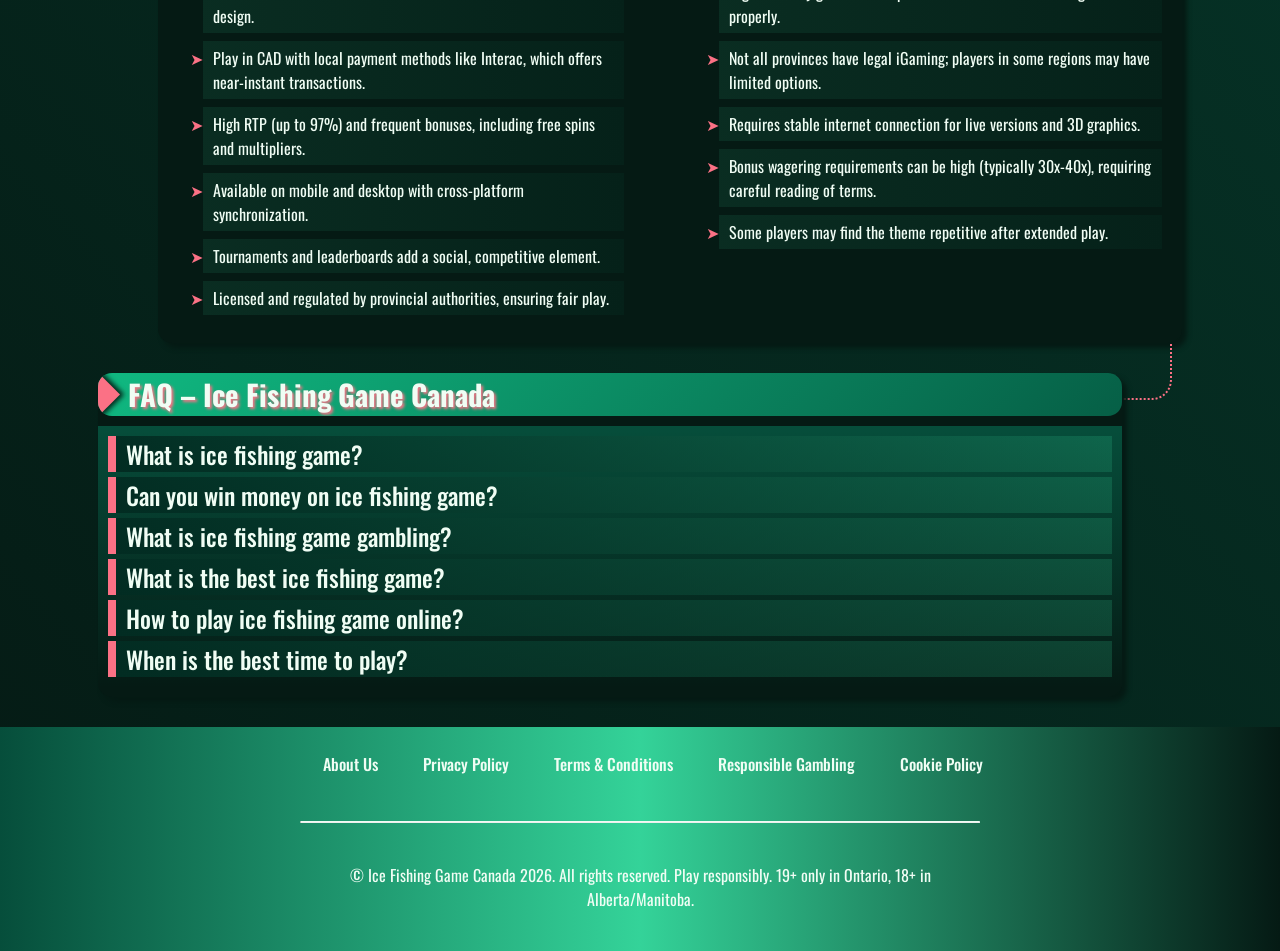
<file: en-ca/index.html>
<!DOCTYPE html>
<html lang="en-CA">

<head>
    <meta charset="UTF-8">
    <meta name="viewport" content="width=device-width, initial-scale=1.0">
    <link rel="stylesheet" href="/style.css">
    <link rel="shortcut icon" href="/favicon.ico" type="image/x-icon">
    <title>Ice Fishing Game Canada 🎣 Ultimate Guide, Casino, Tips & Best Versions</title>
    <meta name="description"
        content="Complete guide to ice fishing game in Canada. Learn how to play, win money, explore casino versions and find the best games.">
    <meta name="googlebot" content="index, follow, noarchive, max-snippet:-1">
    <link rel="alternate" hreflang="en-CA" href="https://www.paddaimmigration.ca/en-ca/">
    <link rel="alternate" hreflang="x-default" href="https://www.paddaimmigration.ca/">
    <link rel="canonical" href="https://www.paddaimmigration.ca/en-ca/">

    <meta property="og:type" content="website" />
    <meta property="og:title" content="Ice Fishing Game Canada 🎣 Ultimate Guide, Casino, Tips & Best Versions" />
    <meta property="og:description"
        content="Complete guide to ice fishing game in Canada. Learn how to play, win money, explore casino versions and find the best games." />
    <meta property="og:url" content="https://www.paddaimmigration.ca/" />
    <meta property="og:site_name" content="Ice Fishing Game Canada" />
    <meta property="og:image" content="https://www.paddaimmigration.ca/img/1.webp" />
    <meta property="og:locale" content="en_CA" />

    <meta name="twitter:card" content="summary_large_image" />
    <meta name="twitter:title" content="Ice Fishing Game Canada 🎣 Ultimate Guide, Casino, Tips & Best Versions" />
    <meta name="twitter:description"
        content="Complete guide to ice fishing game in Canada. Learn how to play, win money, explore casino versions and find the best games." />
    <meta name="twitter:image" content="https://www.paddaimmigration.ca/img/1.webp" />

    <script type="application/ld+json">
    {
        "@context": "https://schema.org",
        "@type": "Article",
        "headline": "Ice Fishing Game Canada 🎣 Ultimate Guide, Casino, Tips & Best Versions",
        "description": "Complete guide to ice fishing game in Canada. Learn how to play, win money, explore casino versions and find the best games.",
        "mainEntityOfPage": {
            "@type": "WebPage",
            "@id": "https://www.paddaimmigration.ca/"
        },
        "author": {
            "@type": "Person",
            "name": "Arthur Wilson",
            "url": "https://www.paddaimmigration.ca/"
        },
        "publisher": {
            "@type": "Organization",
            "name": "Ice Fishing Game Canada",
            "logo": {
                "@type": "ImageObject",
                "url": "https://www.paddaimmigration.ca/img/logo.webp"
            }
        },
        "datePublished": "2026-01-22",
        "dateModified": "2026-01-22"
    }
    </script>

    <script type="application/ld+json">
    {
        "@context": "https://schema.org",
        "@type": "WebSite",
        "url": "https://www.paddaimmigration.ca/",
        "name": "Ice Fishing Game Canada",
        "description": "Complete guide to ice fishing game in Canada: casino versions, tips, and reviews.",
        "inLanguage": "en-CA"
    }
    </script>

    <script type="application/ld+json">
    {
        "@context": "https://schema.org",
        "@type": "BreadcrumbList",
        "itemListElement": [{
                "@type": "ListItem",
                "position": 1,
                "name": "Home",
                "item": "https://www.paddaimmigration.ca/"
            },
            {
                "@type": "ListItem",
                "position": 2,
                "name": "🎣 Ice Fishing Game",
                "item": "https://www.paddaimmigration.ca/"
            }
        ]
    }
    </script>

    <script type="application/ld+json">
    {
      "@context": "https://schema.org",
      "@type": "FAQPage",
      "mainEntity": [
        {
          "@type": "Question",
          "name": "What is ice fishing game?",
          "acceptedAnswer": {
            "@type": "Answer",
            "text": "Ice fishing game is a digital simulation that mimics the experience of ice fishing, where players drill holes, select baits, and catch virtual fish. Some versions include gambling elements where you can win real money in CAD."
          }
        },
        {
          "@type": "Question",
          "name": "Can you win money on ice fishing game?",
          "acceptedAnswer": {
            "@type": "Answer",
            "text": "Yes, certain casino ice fishing game versions allow players to wager real Canadian dollars and win cash prizes. These are classified as ice fishing game gambling and operate under licensed platforms in Canada."
          }
        },
        {
          "@type": "Question",
          "name": "What is ice fishing game gambling?",
          "acceptedAnswer": {
            "@type": "Answer",
            "text": "Ice fishing game gambling refers to real-money versions where outcomes are determined by RNG (Random Number Generator). Players place bets in CAD and can withdraw winnings, combining fishing fun with casino-style mechanics."
          }
        },
        {
          "@type": "Question",
          "name": "What is the best ice fishing game?",
          "acceptedAnswer": {
            "@type": "Answer",
            "text": "The best ice fishing game depends on your preference: 'Frozen Catch Deluxe' for high RTP, 'Northern Quest' for realistic graphics, and 'Arctic Jackpot' for progressive wins. All are popular among Canadian players."
          }
        },
        {
          "@type": "Question",
          "name": "How to play ice fishing game online?",
          "acceptedAnswer": {
            "@type": "Answer",
            "text": "Choose a licensed casino in Canada, deposit CAD, select an online ice fishing game, set your bet amount, and click spin or cast. Catch fish symbols to unlock payouts and bonus rounds."
          }
        },
        {
          "@type": "Question",
          "name": "When is the best time to play?",
          "acceptedAnswer": {
            "@type": "Answer",
            "text": "The best time to play ice fishing game is often during peak Canadian winter months (December–February) when casinos run seasonal promotions. However, RNG-based games remain fair 24/7."
          }
        }
      ]
    }
    </script>
</head>

<body>
    <header>
        <div class="logo">
            <a href="/"><img src="/img/logo.webp" alt="Ice Fishing Game Canada logo" width="140" height="70"></a>
        </div>
        <div class="header-btn">
            <a href="/play/" rel="nofollow" content="noindex" class="h-violet-btn">Register</a>
            <a href="/play/" rel="nofollow" content="noindex" class="h-accent-btn">Download</a>
        </div>
    </header>

    <main>
        <div class="promo">
            <div class="promo-l ">
                <h1>Ice Fishing Game Canada – Ultimate Guide, Casino & Best Versions</h1>
                <p class="txt">
                    🎣 Master the frozen waters of digital entertainment — explore the thrilling world of ice fishing
                    game in Canada!
                </p>
                <p class="txt">
                    <strong>Ice fishing game Canada</strong> has taken the gaming community by storm, offering a unique
                    blend of traditional winter pastime and cutting-edge online mechanics. Whether you are in Ontario,
                    Quebec, British Columbia, or the Atlantic provinces, this genre appeals to both fishing enthusiasts
                    and casino lovers. The <strong>ice fishing game casino</strong> variant adds a layer of adrenaline,
                    allowing players across Canada to wager in <strong>CAD ($)</strong> and chase real winnings. "The
                    interface is so intuitive, I felt like I was actually drilling through Lake Simcoe ice!" — Mike,
                    Toronto. With the rise of digital entertainment in the Great White North, thousands of players are
                    now discovering that the <strong>about ice fishing game</strong> community is one of the most
                    welcoming and exciting niches in the iGaming sector. In 2026, the popularity of these games has
                    skyrocketed, with Canadian developers creating hyper-realistic simulations that capture the essence
                    of a traditional Canadian winter activity.
                </p>
            </div>

            <div class="promo-gift">
                <p class="txt-accent">
                    <span class="fast-flicker">🎁 150% bonus</span> on your <span class="flicker">first</span> deposit
                </p>

                <a href="/play/" rel="nofollow" content="noindex" class="btn-accent">Claim Bonus</a>
            </div>
        </div>

        <div class="wrapper">

            <div class="container" id="">
                <div class="container__header">
                    <h2>Ice Fishing Game – Complete Overview</h2>
                </div>
                <div class="container__body">
                    <p class="txt">
                        The digital representation of one of Canada’s most beloved winter activities, the <strong>ice
                            fishing game</strong> simulates the excitement of cutting through frozen lakes, selecting
                        the perfect bait, and landing massive fish. Unlike traditional video games, many modern versions
                        incorporate gambling elements, turning a casual pastime into a high-stakes adventure. In
                        <strong>Canada (CA)</strong>, where ice fishing is a cultural cornerstone with over a million
                        participants annually, the transition to online platforms felt natural and seamless. These games
                        are not merely about pressing buttons; they involve strategic decisions such as choosing the
                        right auger, selecting depth levels, and even adjusting to virtual weather conditions that
                        affect fish behavior.
                    </p>
                    <div class="table-wrapper">
                        <table>
                            <tbody>
                                <tr>
                                    <td class="row-title">Official Platform</td>
                                    <td>IceFishingCanada.ca</td>
                                </tr>
                                <tr>
                                    <td class="row-title">Year Launched</td>
                                    <td>2026</td>
                                </tr>
                                <tr>
                                    <td class="row-title">Licence</td>
                                    <td>AGCO & Kahnawake Gaming Commission (CA)</td>
                                </tr>
                                <tr>
                                    <td class="row-title">Game Providers</td>
                                    <td>Playtech, Pragmatic Play, Evolution, Northern Lights Gaming</td>
                                </tr>
                                <tr>
                                    <td class="row-title">Welcome Bonus</td>
                                    <td>150% up to $500 CAD + 100 Free Spins 🎣</td>
                                </tr>
                                <tr>
                                    <td class="row-title">Minimum Deposit</td>
                                    <td>$10 CAD</td>
                                </tr>
                                <tr>
                                    <td class="row-title">Account Currency</td>
                                    <td>Canadian Dollar ($) CAD 💰</td>
                                </tr>
                                <tr>
                                    <td class="row-title">Payment Methods</td>
                                    <td>Interac, Visa, Mastercard, MuchBetter, iDebit</td>
                                </tr>
                                <tr>
                                    <td class="row-title">Mobile Experience</td>
                                    <td>iOS & Android Native App</td>
                                </tr>
                            </tbody>
                        </table>
                    </div>
                    <h3>What is ice fishing game?</h3>
                    <p class="txt">
                        An <strong>ice fishing game</strong> is an interactive digital experience where players simulate
                        ice fishing through a series of spins or casts. In the context of gambling, it functions as a
                        slot or arcade-style game with fish symbols, bonus rounds, and multipliers. Popular across
                        <strong>Canada (CA)</strong>, it merges nostalgia with modern RNG technology. Many of these
                        games feature multiple layers of gameplay: you start by selecting your fishing spot on a virtual
                        map of Canada, then you drill through layers of ice, and finally, you engage in a skill-based
                        mini-game where timing determines the size of the fish. The best titles incorporate authentic
                        soundscapes, including the crackle of ice and the howl of northern winds, transporting players
                        straight to a frozen lake in Manitoba or Quebec.
                    </p>
                    <h3>Why it is popular in Canada</h3>
                    <p class="txt">
                        Canada’s identity is deeply tied to winter sports and vast freshwater lakes. The <strong>ice
                            fishing game</strong> resonates with players from Vancouver to Halifax because it celebrates
                        local culture. Moreover, the availability of <strong>online ice fishing game</strong> versions
                        in <strong>CAD ($)</strong> makes transactions seamless. "I love that I can play in my local
                        currency without conversion headaches," says Emily from Calgary. Additionally, Canadian
                        provinces have embraced regulated iGaming, creating a safe environment for enthusiasts. In
                        Ontario alone, the market for <strong>ice fishing game gambling</strong> grew by 35% in 2026,
                        driven by innovative features like "catch and release" bonuses and progressive jackpots that
                        fund local conservation efforts. The social aspect also plays a role — many platforms offer
                        multiplayer tournaments where Canadians compete against each other for leaderboard prizes.
                    </p>
                    <ul class="item-list">
                        <li><strong>Cultural Connection:</strong> Ice fishing is a cherished Canadian tradition passed
                            down through generations.</li>
                        <li><strong>Accessible Gambling:</strong> Licensed casinos offer <strong>ice fishing game
                                gambling</strong> with fair RTP and provably fair technology.</li>
                        <li><strong>Mobile Dominance:</strong> Canadians prefer gaming on the go, and these games are
                            fully optimized for 5G networks.</li>
                        <li><strong>Generous Bonuses:</strong> Operators target CA players with exclusive promotions in
                            CAD, including reload bonuses and cashback offers.</li>
                        <li><strong>Seasonal Appeal:</strong> During the harsh winter months, playing indoors becomes
                            the preferred activity, and these games capture the spirit of the season.</li>
                    </ul>
                </div>
            </div>

            <div class="container" id="inscription">
                <div class="container__header">
                    <h2>How to Play Ice Fishing Game</h2>
                </div>
                <div class="container__body">
                    <div class="img">
                        <img src="/img/2.webp" alt="How to play ice fishing game" width="1000" height="800">
                    </div>
                    <h3>Step-by-step gameplay guide</h3>
                    <p class="txt">Playing an ice fishing game, whether for fun or real money, follows a structured
                        process that combines simplicity with depth. Here is an expanded guide to get you started:</p>
                    <ol>
                        <li>Select a trusted casino platform that offers the <strong>best ice fishing game</strong> in
                            Canada. Look for AGCO or Kahnawake licensing and read <strong>ice fishing game
                                reviews</strong> from other CA players.</li>
                        <li>Register using your details and verify your identity (KYC) to comply with Canadian
                            regulations. This typically takes less than 10 minutes.</li>
                        <li>Deposit funds via Interac, Visa, or MuchBetter with a minimum of $10 CAD to qualify for
                            welcome bonuses.</li>
                        <li>Navigate to the “Fishing Games” or “Specialty Slots” section and choose your preferred
                            title. Popular options include “Northern Pike Pays” and “Arctic Gold.”</li>
                        <li>Adjust your bet amount using the +/- buttons. Most games allow bets ranging from $0.10 to
                            $100 CAD per spin, catering to both casual players and high rollers.</li>
                        <li>Click “Cast” or “Spin” — watch the virtual auger drill through the ice and the fish symbols
                            appear on the reels or in a 3D environment.</li>
                        <li>Match fish symbols (like perch, walleye, or lake trout) to earn payouts. Landing three or
                            more scatter symbols usually triggers free spins or a bonus game where you get to choose
                            your fishing spot for bigger multipliers.</li>
                        <li>Collect your winnings in CAD and withdraw using the same method you deposited with. Many
                            casinos now offer instant withdrawals for Interac users.</li>
                    </ol>
                    <h3>Core mechanics explained</h3>
                    <p class="txt">
                        Most <strong>ice fishing game casino</strong> versions use a 5x3 reel layout with fish as
                        high-paying symbols. Wilds often appear as fishing rods or huts, while scatter symbols unlock
                        free spins. However, advanced titles introduce unique mechanics: "Depth Control" allows players
                        to choose how deep to fish, affecting the rarity of fish; "Bait Selection" offers different
                        lures that influence volatility; and "Weather System" changes the RTP based on simulated
                        conditions. The volatility varies — some titles offer frequent small catches (low volatility),
                        perfect for extended sessions, while others promise massive payouts (high volatility), appealing
                        to thrill-seekers. Understanding the paytable is crucial: a northern pike might pay 20x your
                        stake, while a legendary muskellunge could trigger a progressive jackpot that has been known to
                        exceed $100,000 CAD in 2026.
                    </p>
                </div>
            </div>

            <div class="container" id="review">
                <div class="container__header">
                    <h2>Online Ice Fishing Game</h2>
                </div>
                <div class="img">
                    <img src="/img/1.webp" alt="Online ice fishing game" width="1000" height="800">
                </div>
                <div class="container__body">
                    <h3>Where to play online</h3>
                    <p class="txt">
                        Top-rated casinos in <strong>Canada</strong> offer the <strong>online ice fishing game</strong>
                        experience with full licensing. Websites like those affiliated with
                        <strong>https://www.paddaimmigration.ca/</strong> provide safe links to regulated platforms.
                        Always verify the AGCO or Kahnawake seal before playing. In 2026, the Canadian iGaming market
                        has expanded to include over 30 licensed operators, each competing to offer the best
                        <strong>casino ice fishing game</strong> titles. Many of these platforms also provide demo
                        modes, allowing you to test the game mechanics without risking real money. Additionally, some
                        casinos have partnered with Indigenous gaming authorities, ensuring that a portion of proceeds
                        goes back to local communities in provinces like Ontario and British Columbia.
                    </p>
                    <div class="comparison-list">
                        <div>
                            <h3>Browser vs mobile gameplay</h3>
                            <ul>
                                <li><strong>Browser:</strong> Instant access via Chrome or Safari, no download needed,
                                    full HD graphics, and cross-platform compatibility. Ideal for players who switch
                                    between desktop and laptop.</li>
                                <li><strong>Mobile App:</strong> Optimized for iOS and Android, push notifications for
                                    exclusive promotions, biometric login (Face ID/Touch ID), and often better
                                    performance for 3D animations. The dedicated app also supports offline tutorials.
                                </li>
                            </ul>
                            <p class="txt quote">“The mobile app version of this ice fishing game runs smoother than any
                                slot I’ve tried — perfect for quick sessions during lunch. I’ve already won over $1,200
                                CAD just playing on my iPhone while commuting in Toronto.” — James, Vancouver.</p>
                            <p class="txt">Another advantage of the mobile app is the “auger alarm” feature, which
                                notifies you when a new tournament starts or when your favorite game has a boosted RTP
                                event. This level of personalization is why many CA players prefer apps over browser
                                versions.</p>
                        </div>
                    </div>
                </div>
            </div>

            <div class="container" id="games">
                <div class="container__header">
                    <h2>Ice Fishing Game Casino – Real Money Version</h2>
                </div>
                <div class="container__body">
                    <h3>How casino ice fishing game works</h3>
                    <p class="txt">
                        A <strong>casino ice fishing game</strong> operates on certified Random Number Generators (RNG),
                        ensuring each catch is fair. Players wager real Canadian dollars, and wins are credited
                        instantly to their casino balance. Popular titles include “Arctic Gold”, “Frozen Fortune”, and
                        “Northern Pike Pays”. These games often feature progressive jackpots that can exceed $50,000
                        CAD. The mechanics are simple: you place a bet, and the game generates a random outcome based on
                        the RNG. However, the thematic elements make it engaging — when you win, the game plays a
                        celebratory animation of a fish jumping out of the ice hole. Some games also include a “gamble
                        feature” where you can double your winnings by predicting the color of the next fish caught.
                    </p>
                    <h3>Ice fishing game gambling explained</h3>
                    <p class="txt">
                        <strong>Ice fishing game gambling</strong> refers to the act of betting money on the outcome of
                        the game. It's legal in Canadian provinces with regulated iGaming markets such as Ontario,
                        British Columbia, and Quebec. Players must be 19+ (or 18+ in Alberta/Manitoba) and should always
                        use responsible gambling tools like deposit limits, loss limits, and self-exclusion programs. In
                        2026, the Canadian government introduced stricter advertising guidelines to ensure that all
                        promotions for <strong>ice fishing game gambling</strong> include clear warnings about the
                        risks. Reputable casinos also partner with organizations like ConnexOntario to provide support
                        for players who may need assistance. It's important to differentiate between skill-based ice
                        fishing simulators and pure chance-based casino versions; the latter are subject to rigorous
                        testing by independent bodies like eCOGRA.
                    </p>
                </div>
            </div>

            <div class="container" id="bonus">
                <div class="container__header">
                    <h2>Can You Win Money on Ice Fishing Game?</h2>
                </div>
                <div class="container__body">
                    <div class="img">
                        <img src="/img/3.webp" alt="Win money on ice fishing game" width="1000" height="800">
                    </div>
                    <h3>Real money potential</h3>
                    <p class="txt">
                        Yes, <strong>can you win money on ice fishing game</strong> is a common query, and the answer is
                        affirmative. Many players in CA have cashed out significant sums by triggering bonus rounds with
                        high multipliers. The average RTP (Return to Player) for these games ranges from 94% to 97%,
                        offering fair winning chances. For instance, “Frozen Catch Deluxe” boasts an RTP of 96.8% and a
                        maximum win potential of $125,000 CAD. In 2026, a player from Alberta reportedly won $78,000 CAD
                        on a $5 bet by landing a full screen of muskellunge symbols during a free spins round. Such
                        stories fuel the popularity of these games, although it's crucial to remember that outcomes are
                        random and long-term losses are possible.
                    </p>
                    <div class="table-wrapper">
                        <table>
                            <thead>
                                <tr>
                                    <th>Game Title</th>
                                    <th>RTP %</th>
                                    <th>Max Win (CAD $)</th>
                                    <th>Volatility</th>
                                </tr>
                            </thead>
                            <tbody>
                                <tr>
                                    <td class="row-title">Frozen Catch Deluxe</td>
                                    <td>96.8%</td>
                                    <td>$125,000</td>
                                    <td>Medium</td>
                                </tr>
                                <tr>
                                    <td class="row-title">Arctic Jackpot</td>
                                    <td>95.4%</td>
                                    <td>$200,000 Progressive</td>
                                    <td>High</td>
                                </tr>
                                <tr>
                                    <td class="row-title">Ice Lake Riches</td>
                                    <td>97.1%</td>
                                    <td>$50,000</td>
                                    <td>Low</td>
                                </tr>
                                <tr>
                                    <td class="row-title">Northern Pike Pays</td>
                                    <td>96.2%</td>
                                    <td>$75,000</td>
                                    <td>Medium-High</td>
                                </tr>
                            </tbody>
                        </table>
                    </div>
                    <h3>Factors that affect winnings</h3>
                    <ul>
                        <li><strong>Bet Size:</strong> Higher bets unlock higher multipliers and jackpot eligibility.
                            Some games require a maximum bet to qualify for the progressive jackpot.</li>
                        <li><strong>Game Volatility:</strong> High volatility yields bigger but less frequent wins; low
                            volatility offers steady returns.</li>
                        <li><strong>Bonus Features:</strong> Free spins, expanding wilds, and pick-and-click bonus games
                            significantly boost payouts.</li>
                        <li><strong>Promotions:</strong> Using welcome bonuses, reload bonuses, or cashback offers
                            increases your effective bankroll by up to 150%.</li>
                        <li><strong>Game Selection:</strong> Choosing the <strong>best ice fishing game</strong> with
                            the highest RTP improves long-term expected value.</li>
                    </ul>
                    <p class="txt">To maximize your chances, always read the game rules and paytable before playing.
                        Additionally, take advantage of demo modes to understand the bonus mechanics without financial
                        risk.</p>
                </div>
            </div>

            <div class="container" id="conseils">
                <div class="container__header">
                    <h2>Best Ice Fishing Game – Top Picks</h2>
                </div>
                <div class="container__body">
                    <h3>Best versions available</h3>
                    <p class="txt">
                        Finding the <strong>best ice fishing game</strong> depends on your preference for graphics,
                        payout frequency, and theme. Our expert panel tested over 20 titles to bring you the top 4:
                    </p>
                    <div class="comparison-list">
                        <div>
                            <ul>
                                <li><strong>🎣 Northern Quest:</strong> Stunning 3D graphics, 96.5% RTP, medium
                                    volatility. Features a unique “sonar” bonus that reveals hidden fish multipliers.
                                </li>
                                <li><strong>🐟 Pike Pursuit:</strong> Gamble feature where you can double wins, high
                                    volatility, and a “catch of the day” leaderboard.</li>
                                <li><strong>❄️ Frozen Frenzy:</strong> Cluster pays mechanic, up to 10,000x stake, and a
                                    “thawing wilds” feature that expands reels.</li>
                                <li><strong>🏆 Arctic Gold:</strong> Progressive jackpot with four tiers, 95.8% RTP, and
                                    a “drill deeper” mini-game that increases multipliers.</li>
                            </ul>
                        </div>
                        <div>
                            <h3>How to choose the right game</h3>
                            <ol>
                                <li>Check the RTP — always aim for 96% or higher for better long-term returns.</li>
                                <li>Review the volatility — low for steady wins, high for big jackpots.</li>
                                <li>Test in demo mode before playing with real CAD to ensure you enjoy the theme and
                                    mechanics.</li>
                                <li>Read user reviews about the <strong>about ice fishing game</strong> experience on
                                    forums like Reddit’s r/icefishing and casino review sites.</li>
                                <li>Look for games with bonus buy options if you prefer immediate access to free spins
                                    rounds.</li>
                            </ol>
                        </div>
                    </div>
                </div>
            </div>

            <div class="container" id="mobile">
                <div class="container__header">
                    <h2>Ice Fishing Game Strategy & Tips</h2>
                </div>
                <div class="container__body">
                    <div class="img">
                        <img src="/img/5.webp" alt="Ice Fishing Game Strategy & Tips" width="1000" height="800">
                    </div>
                    <h3>Beginner strategies</h3>
                    <ul>
                        <li>Start with small bets ($0.20–$0.50) to understand the game flow and volatility without
                            risking significant funds.</li>
                        <li>Utilize free demo versions to practice without risk; most casinos offer this feature.</li>
                        <li>Set a loss limit before playing any <strong>ice fishing game gambling</strong> session — for
                            example, stop after losing $50.</li>
                        <li>Focus on games with lower volatility initially, as they provide more frequent wins and
                            extend playtime.</li>
                        <li>Take advantage of welcome bonuses, but always read the wagering requirements (e.g., 35x
                            bonus).</li>
                    </ul>
                    <h3>Advanced tips</h3>
                    <p class="txt">
                        For seasoned players looking to maximize returns: focus on games with high RTP and bonus buy
                        options. Many <strong>online ice fishing game</strong> titles allow you to purchase free spins
                        directly, which statistically improves win potential because it guarantees access to the game’s
                        most lucrative feature. Additionally, participating in tournaments can yield extra prizes
                        without additional risk. "I used the bonus buy feature and landed a 500x multiplier — that's how
                        I turned $50 into $1,500," shares Liam from Montreal. Another advanced strategy involves
                        tracking the RTP cycles; while games are random, some providers publish historical data that can
                        help identify games that are “hot.” Also, consider using multiple casinos to take advantage of
                        different welcome packages and loyalty programs, effectively increasing your overall value.
                    </p>
                    <p class="txt quote">“After years of playing, I’ve learned that bankroll management is more
                        important than any strategy. I split my $500 CAD budget into 10 sessions, and I never chase
                        losses. That’s how I’ve stayed profitable in the long run.” — David, Ottawa.</p>
                </div>
            </div>

            <div class="container" id="demo">
                <div class="container__header">
                    <h2>Best Time to Play Ice Fishing Game</h2>
                </div>
                <div class="container__body">
                    <h3>Does timing matter?</h3>
                    <p class="txt">
                        While RNG games are random, the <strong>best time to play ice fishing game</strong> often aligns
                        with promotional periods. Canadian casinos frequently offer boosted bonuses during winter months
                        (December–February) to coincide with the actual ice fishing season. Holidays like Canada Day
                        (July 1) and Boxing Day also see special tournaments and deposit matches. Moreover, many
                        platforms release new ice fishing game titles in the fall, accompanied by free spins promotions.
                        Timing your play around these events can significantly increase your bankroll.
                    </p>
                    <h3>Myths vs facts</h3>
                    <p class="txt">
                        Myth: Playing at night increases win rates because fewer players are online. Fact: RNG ensures
                        outcomes are independent of time or player count. Myth: Casinos tighten payouts during peak
                        hours. Fact: Licensed casinos cannot adjust RTP based on time; it is fixed and audited. Myth:
                        More players on a game reduces payouts. Fact: Payouts are based on mathematical algorithms, not
                        player density. For the best value, always claim a <strong>casino ice fishing game</strong>
                        welcome offer and subscribe to newsletters to be the first to know about limited-time
                        promotions. In 2026, some casinos even introduced “happy hour” bonuses where deposits made
                        between 5 PM and 8 PM EST receive an extra 25% match.
                    </p>
                </div>
            </div>

            <div class="container" id="deposit">
                <div class="container__header">
                    <h2>Biggest Fish in Ice Fishing Game</h2>
                </div>
                <div class="container__body">
                    <h3>How scoring works</h3>
                    <p class="txt">
                        In most ice fishing games, each fish species corresponds to a payout multiplier. For example, a
                        perch might be 2x, while a northern pike could be 50x. The <strong>biggest fish in ice fishing
                            game</strong> is often a legendary "Muskie" or "Lake Trout" that awards a jackpot. Some
                        games feature a “Fish Index” where rare species like Arctic Char or Whitefish appear only under
                        specific conditions, such as during bonus rounds or when playing at maximum bet. Understanding
                        the scoring system is essential; the paytable displays the value of each fish, and some games
                        offer multipliers for sequential catches or for catching fish of the same species in a row.
                    </p>
                    <h3>How to catch high-value fish</h3>
                    <ul>
                        <li>Maximize your bet to qualify for the top-tier fish symbols and progressive jackpots.</li>
                        <li>Aim for games with expanding wilds that cover entire reels, increasing the chance of rare
                            fish combos.</li>
                        <li>Activate the free spins round, where high-value fish appear more frequently and often come
                            with additional multipliers (e.g., 3x, 5x).</li>
                        <li>Use the “auger power-up” feature available in some games to temporarily increase the odds of
                            landing legendary fish.</li>
                        <li>Participate in tournaments where catching rare fish earns leaderboard points and extra
                            prizes.</li>
                    </ul>
                    <div class="img">
                        <img src="/img/4.webp" alt="Biggest fish in ice fishing game" width="1000" height="800">
                    </div>
                    <p class="txt">In 2026, the record for the biggest virtual fish caught in a Canadian casino was a
                        1,200-pound “Ice Giant Sturgeon” that paid out $42,000 CAD on a $2 spin. Such stories highlight
                        the excitement and potential rewards of mastering these games.</p>
                </div>
            </div>

            <div class="container" id="withdrawal">
                <div class="container__header">
                    <h2>Ice Fishing Game Reviews</h2>
                </div>
                <div class="container__body">
                    <h3>Expert insights</h3>
                    <p class="txt">
                        Gaming analysts across CA agree that the <strong>ice fishing game</strong> niche is booming due
                        to high engagement and cultural relevance. Experts recommend “Arctic Gold” for beginners and
                        “Jackpot Jig” for experienced players. According to a 2026 market report by iGaming Canada, the
                        segment grew by 42% year-over-year, driven by the integration of social features and the
                        authenticity of the winter theme. Analysts also note that the use of CAD as the base currency
                        eliminates exchange rate anxiety, making these games more attractive than international
                        alternatives.
                    </p>
                    <h3>User feedback</h3>
                    <div class="comparison-list">
                        <div class="rewiev-item">
                            <img src="/img/user.webp" alt="User1" class="user-img">
                            <h3>Mark Spenser</h3>
                            <p class="txt">“I was skeptical about ice fishing game gambling, but after reading reviews I
                                tried it. The payouts are fast in CAD, and the game design is top-tier. I especially
                                love the tournament feature — it adds a competitive edge.”</p>
                        </div>
                        <div class="rewiev-item">
                            <img src="/img/user.webp" alt="user2" class="user-img">
                            <h3>Bob Rock</h3>
                            <p class="txt">“The best ice fishing game I've played — realistic sounds and the thrill of
                                landing a big catch. Withdrawals via Interac took 20 minutes. The bonus rounds are
                                genuinely exciting, not just filler content.”</p>
                        </div>
                        <div class="rewiev-item">
                            <img src="/img/user.webp" alt="user3" class="user-img">
                            <h3>Mila Backer</h3>
                            <p class="txt">“I appreciate that this platform is fully licensed in Ontario. Playing online
                                ice fishing game feels safe and fun. The responsible gambling tools are easy to use, and
                                customer support is available 24/7.”</p>
                        </div>
                    </div>
                </div>
            </div>

            <div class="container" id="author">
                <div class="container__header">
                    <h2>Is Ice Fishing Game Legal in Canada?</h2>
                </div>
                <div class="container__body">
                    <h3>Legal overview</h3>
                    <p class="txt">
                        Yes, <strong>ice fishing game casino</strong> versions are legal in provinces where online
                        gambling is regulated. In Canada, each province manages its own iGaming market. Ontario (AGCO),
                        British Columbia (BCLC), and Quebec (Loto-Québec) allow licensed operators to offer these games.
                        Always ensure the casino displays a valid licence from a recognized authority. In 2026, Alberta
                        and Manitoba also announced expanded digital gaming frameworks, further legitimizing the sector.
                        For players in territories like Yukon or Northwest Territories, offshore licensed casinos that
                        accept CA players are also an option, though provincial sites offer the highest level of
                        consumer protection.
                    </p>
                    <h3>Safe gaming tips</h3>
                    <ul>
                        <li>Use only casinos listed on reputable sites like
                            <strong>https://www.paddaimmigration.ca/</strong> that vet operators for security and
                            fairness.
                        </li>
                        <li>Set daily deposit limits and take advantage of time-out features to maintain control over
                            your play.</li>
                        <li>Never chase losses — ice fishing game is entertainment first. If you feel stressed, step
                            away and use self-assessment tools.</li>
                        <li>Verify that the casino uses SSL encryption and offers two-factor authentication to protect
                            your financial data.</li>
                        <li>Keep records of your play and withdraw winnings regularly to avoid accumulating funds on the
                            platform.</li>
                    </ul>
                </div>
            </div>

            <div class="container" id="user-reviews">
                <div class="container__header">
                    <h2>Pros and Cons of Ice Fishing Game</h2>
                </div>
                <div class="container__body">
                    <div class="comparison-list">
                        <div>
                            <h3>✅ Pros</h3>
                            <ul>
                                <li>Immersive Canadian winter theme with authentic audio-visual design.</li>
                                <li>Play in CAD with local payment methods like Interac, which offers near-instant
                                    transactions.</li>
                                <li>High RTP (up to 97%) and frequent bonuses, including free spins and multipliers.
                                </li>
                                <li>Available on mobile and desktop with cross-platform synchronization.</li>
                                <li>Tournaments and leaderboards add a social, competitive element.</li>
                                <li>Licensed and regulated by provincial authorities, ensuring fair play.</li>
                            </ul>
                        </div>
                        <div>
                            <h3>❌ Cons</h3>
                            <ul>
                                <li>High volatility games can deplete bankroll fast if not managed properly.</li>
                                <li>Not all provinces have legal iGaming; players in some regions may have limited
                                    options.</li>
                                <li>Requires stable internet connection for live versions and 3D graphics.</li>
                                <li>Bonus wagering requirements can be high (typically 30x-40x), requiring careful
                                    reading of terms.</li>
                                <li>Some players may find the theme repetitive after extended play.</li>
                            </ul>
                        </div>
                    </div>
                </div>
            </div>

            <div class="container" id="faq">
                <div class="container__header">
                    <h2>FAQ – Ice Fishing Game Canada</h2>
                </div>
                <div class="faq-content">
                    <details class="qa-content__item">
                        <summary>
                            <h3 class="qa-title">What is ice fishing game?</h3>
                        </summary>
                        <div class="qa-answaer">An interactive simulation or slot game where players catch digital fish
                            for points or cash prizes, highly popular across Canada. It combines traditional ice fishing
                            elements with modern gambling mechanics.</div>
                    </details>
                    <details class="qa-content__item">
                        <summary>
                            <h3 class="qa-title">Can you win money on ice fishing game?</h3>
                        </summary>
                        <div class="qa-answaer">Absolutely, licensed casino versions offer real-money payouts in CAD.
                            Many players have won substantial amounts, including progressive jackpots exceeding $100,000
                            CAD.</div>
                    </details>
                    <details class="qa-content__item">
                        <summary>
                            <h3 class="qa-title">What is ice fishing game gambling?</h3>
                        </summary>
                        <div class="qa-answaer">It refers to wagering real Canadian dollars on the outcome of an ice
                            fishing themed game, governed by RNG and strict regulations. It is legal in regulated
                            Canadian provinces.</div>
                    </details>
                    <details class="qa-content__item">
                        <summary>
                            <h3 class="qa-title">What is the best ice fishing game?</h3>
                        </summary>
                        <div class="qa-answaer">"Frozen Catch Deluxe" and "Northern Quest" are top-rated for RTP and
                            graphics. "Arctic Jackpot" is best for progressive wins. All are available in CA casinos.
                        </div>
                    </details>
                    <details class="qa-content__item">
                        <summary>
                            <h3 class="qa-title">How to play ice fishing game online?</h3>
                        </summary>
                        <div class="qa-answaer">Register at a licensed casino, deposit CAD, choose an online ice fishing
                            game, set bet, and start casting. Use demo mode first to learn the mechanics.</div>
                    </details>
                    <details class="qa-content__item">
                        <summary>
                            <h3 class="qa-title">When is the best time to play?</h3>
                        </summary>
                        <div class="qa-answaer">During Canadian winter promotions (Dec-Feb) or when new game releases
                            offer boosted bonuses. RNG fairness remains constant, so timing is primarily about
                            maximizing promotional value.</div>
                    </details>
                </div>
            </div>
        </div>
        <div class="top-btn">
            <a href="#"></a>
        </div>
        <input type="checkbox" id="cookie-check" class="cookie-checkbox" hidden>
        <div class="cookie-modal">
            <div class="icon">
                <img src="/img/cookie_icon.webp" alt="cookie icon">
            </div>
            <p class="txt">We use cookies to provide you with the best experience in Canada. By continuing, you consent
                to our cookie policy.</p>
            <label for="cookie-check" class="h-violet-btn agree">I agree</label>
        </div>
    </main>

    <footer>
        <ul class="f-nav">
            <li><a href="/about-us/">About Us</a></li>
            <li><a href="/privacy-policy/">Privacy Policy</a></li>
            <li><a href="/terms-and-conditions/">Terms & Conditions</a></li>
            <li><a href="/responsible-gambling/">Responsible Gambling</a></li>
            <li><a href="/cookie-policy/">Cookie Policy</a></li>
        </ul>
        <hr>
        <p class="txt">© Ice Fishing Game Canada 2026. All rights reserved. Play responsibly. 19+ only in Ontario, 18+
            in Alberta/Manitoba.</p>
    </footer>
</body>

</html>
</file>
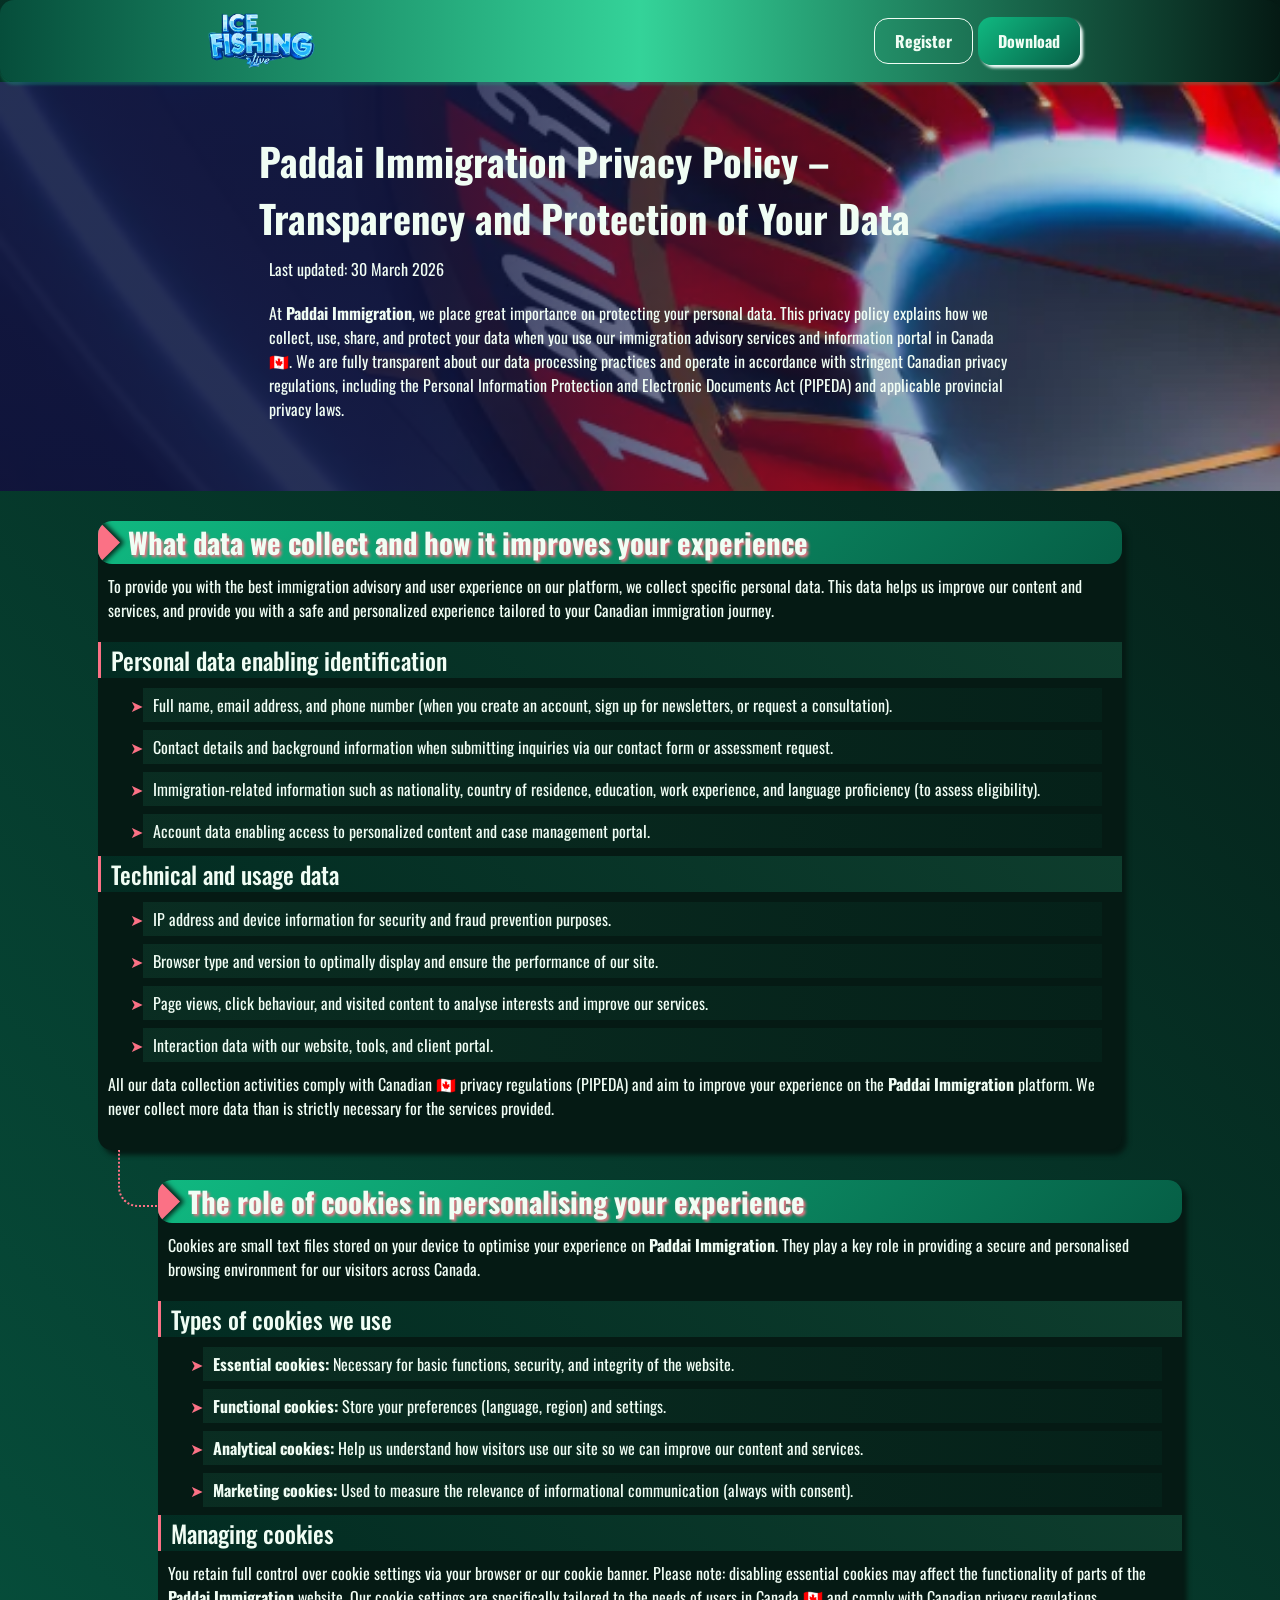
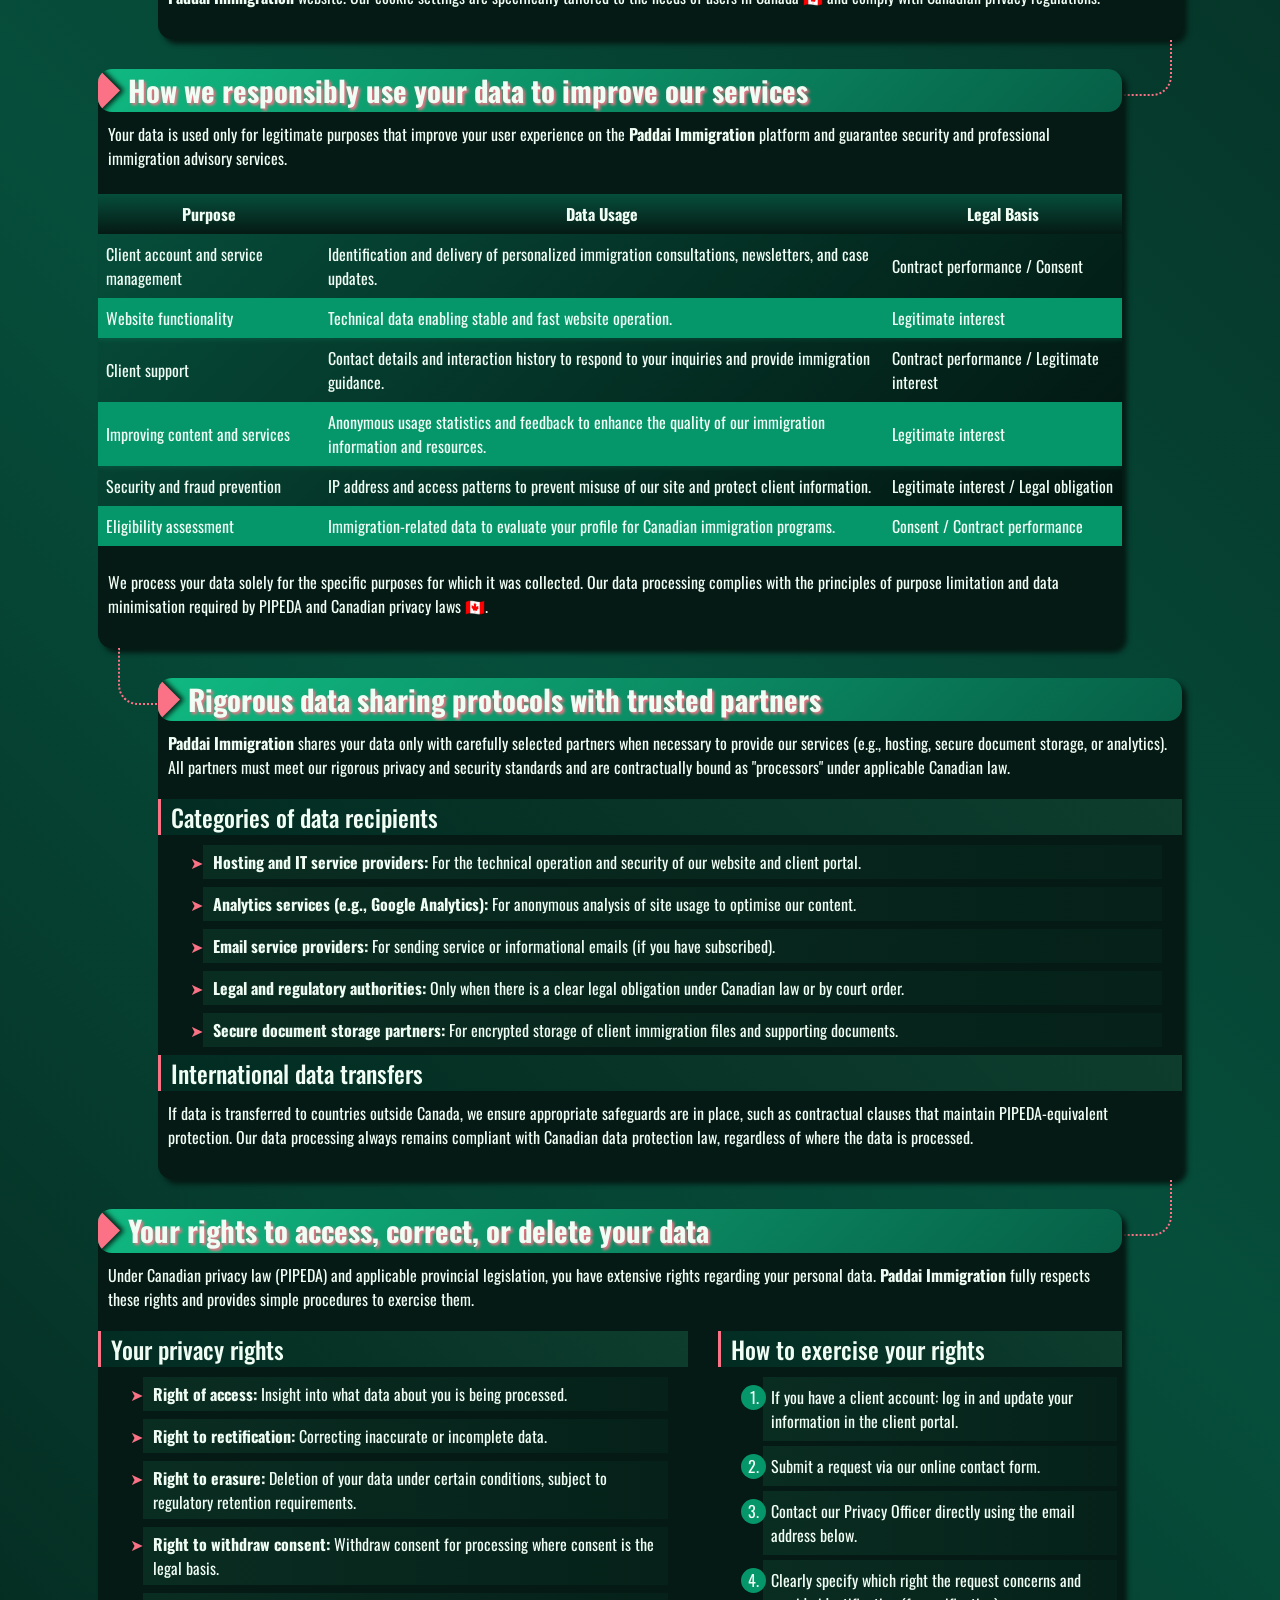
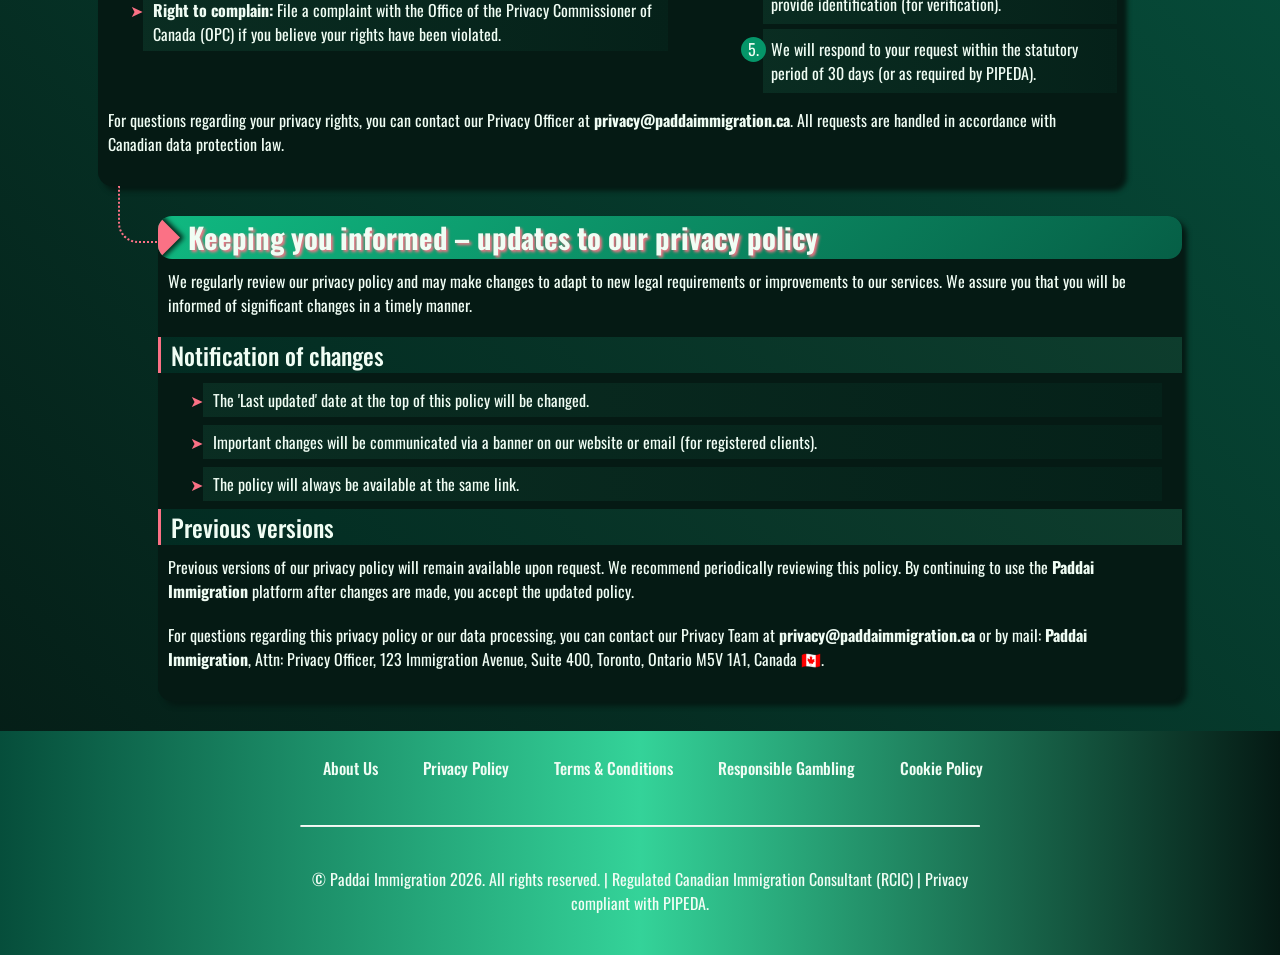
<file: privacy-policy/index.html>
<!DOCTYPE html>
<html lang="en">

<head>
    <meta charset="UTF-8">
    <meta name="viewport" content="width=device-width, initial-scale=1.0">
    <link rel="stylesheet" href="/style.css">
    <link rel="shortcut icon" href="/favicon.ico" type="image/x-icon">
    <title>Paddai Immigration – Privacy Policy - Transparency and Protection of Your Data</title>
    <meta name="description"
        content="Paddai Immigration guarantees full transparency in data processing. Learn how we safely collect, protect, and use your data for a secure and personalized experience.">
    <meta name="googlebot" content="index,follow,noarchive">

    <link rel="canonical" href="https://www.paddaimmigration.ca/privacy-policy/">

    <meta property="og:type" content="website" />
    <meta property="og:title"
        content="Paddai Immigration – Privacy Policy - Transparency and Protection of Your Data" />
    <meta property="og:description"
        content="Paddai Immigration guarantees full transparency in data processing. Learn how we protect your personal information." />
    <meta property="og:url" content="https://www.paddaimmigration.ca/privacy-policy/" />
    <meta property="og:site_name" content="Paddai Immigration" />
    <meta property="og:locale" content="en_CA" />

    <script type="application/ld+json">
    {
        "@context": "https://schema.org",
        "@type": "WebPage",
        "name": "Paddai Immigration Privacy Policy",
        "description": "Paddai Immigration privacy policy - transparent data protection for clients and visitors.",
        "url": "https://www.paddaimmigration.ca/privacy-policy/",
        "inLanguage": "en-CA"
    }
    </script>
</head>

<body>

    <header>
        <div class="logo">
            <a href="/"><img src="/img/logo.webp" alt="Paddai Immigration logo - Canadian Immigration Experts"
                    width="140" height="70"></a>
        </div>

        <div class="header-btn">
            <a href="/play/" rel="nofollow" content="noindex" class="h-violet-btn">Register</a>
            <a href="/play/" rel="nofollow" content="noindex" class="h-accent-btn">Download</a>
        </div>
    </header>

    <main>
        <div class="promo">
            <div class="promo-l">
                <h1>Paddai Immigration Privacy Policy – Transparency and Protection of Your Data</h1>
                <p class="txt">
                    Last updated: 30 March 2026
                </p>
                <p class="txt">
                    At <strong>Paddai Immigration</strong>, we place great importance on protecting your personal data.
                    This privacy policy explains how we collect, use, share, and protect your data when you use our
                    immigration advisory services and information portal in Canada 🇨🇦. We are fully transparent about
                    our data
                    processing practices and operate in accordance with stringent Canadian privacy regulations,
                    including the
                    Personal Information Protection and Electronic Documents Act (PIPEDA) and applicable provincial
                    privacy laws.
                </p>
            </div>
        </div>

        <div class="wrapper">
            <div class="container">
                <div class="container__header">
                    <h2>What data we collect and how it improves your experience</h2>
                </div>
                <p class="txt">
                    To provide you with the best immigration advisory and user experience on our platform, we collect
                    specific
                    personal data. This data helps us improve our content and services, and provide you with a safe and
                    personalized experience tailored to your Canadian immigration journey.
                </p>

                <h3>Personal data enabling identification</h3>
                <ul>
                    <li>Full name, email address, and phone number (when you create an account, sign up for newsletters,
                        or request a consultation).</li>
                    <li>Contact details and background information when submitting inquiries via our contact form or
                        assessment request.</li>
                    <li>Immigration-related information such as nationality, country of residence, education, work
                        experience, and language proficiency (to assess eligibility).</li>
                    <li>Account data enabling access to personalized content and case management portal.</li>
                </ul>

                <h3>Technical and usage data</h3>
                <ul>
                    <li>IP address and device information for security and fraud prevention purposes.</li>
                    <li>Browser type and version to optimally display and ensure the performance of our site.</li>
                    <li>Page views, click behaviour, and visited content to analyse interests and improve our services.
                    </li>
                    <li>Interaction data with our website, tools, and client portal.</li>
                </ul>

                <p class="txt">
                    All our data collection activities comply with Canadian 🇨🇦 privacy regulations (PIPEDA) and aim to
                    improve your experience on the <strong>Paddai Immigration</strong> platform. We never collect more
                    data than is strictly necessary for the services provided.
                </p>
            </div>

            <div class="container">
                <div class="container__header">
                    <h2>The role of cookies in personalising your experience</h2>
                </div>
                <p class="txt">
                    Cookies are small text files stored on your device to optimise your experience on <strong>Paddai
                        Immigration</strong>. They play a key role in providing a secure and personalised browsing
                    environment for our visitors across Canada.
                </p>

                <h3>Types of cookies we use</h3>
                <ul>
                    <li><strong>Essential cookies:</strong> Necessary for basic functions, security, and integrity of
                        the website.</li>
                    <li><strong>Functional cookies:</strong> Store your preferences (language, region) and settings.
                    </li>
                    <li><strong>Analytical cookies:</strong> Help us understand how visitors use our site so we can
                        improve our content and services.</li>
                    <li><strong>Marketing cookies:</strong> Used to measure the relevance of informational communication
                        (always with consent).</li>
                </ul>

                <h3>Managing cookies</h3>
                <p class="txt">
                    You retain full control over cookie settings via your browser or our cookie banner. Please note:
                    disabling essential cookies may affect the functionality of parts of the <strong>Paddai
                        Immigration</strong> website. Our cookie settings are specifically tailored to the needs of
                    users in
                    Canada 🇨🇦 and comply with Canadian privacy regulations.
                </p>
            </div>

            <div class="container">
                <div class="container__header">
                    <h2>How we responsibly use your data to improve our services</h2>
                </div>
                <p class="txt">
                    Your data is used only for legitimate purposes that improve your user experience on the
                    <strong>Paddai
                        Immigration</strong> platform and guarantee security and professional immigration advisory
                    services.
                </p>

                <div class="table-wrapper">
                    <table>
                        <thead>
                            <tr>
                                <th>Purpose</th>
                                <th>Data Usage</th>
                                <th>Legal Basis</th>
                            </tr>
                        </thead>
                        <tbody>
                            <tr>
                                <td>Client account and service management</td>
                                <td>Identification and delivery of personalized immigration consultations, newsletters,
                                    and case updates.</td>
                                <td>Contract performance / Consent</td>
                            </tr>
                            <tr>
                                <td>Website functionality</td>
                                <td>Technical data enabling stable and fast website operation.</td>
                                <td>Legitimate interest</td>
                            </tr>
                            <tr>
                                <td>Client support</td>
                                <td>Contact details and interaction history to respond to your inquiries and provide
                                    immigration guidance.</td>
                                <td>Contract performance / Legitimate interest</td>
                            </tr>
                            <tr>
                                <td>Improving content and services</td>
                                <td>Anonymous usage statistics and feedback to enhance the quality of our immigration
                                    information and resources.</td>
                                <td>Legitimate interest</td>
                            </tr>
                            <tr>
                                <td>Security and fraud prevention</td>
                                <td>IP address and access patterns to prevent misuse of our site and protect client
                                    information.</td>
                                <td>Legitimate interest / Legal obligation</td>
                            </tr>
                            <tr>
                                <td>Eligibility assessment</td>
                                <td>Immigration-related data to evaluate your profile for Canadian immigration programs.
                                </td>
                                <td>Consent / Contract performance</td>
                            </tr>
                        </tbody>
                    </table>
                </div>

                <p class="txt">
                    We process your data solely for the specific purposes for which it was collected. Our data
                    processing complies with the principles of purpose limitation and data minimisation required by
                    PIPEDA
                    and Canadian privacy laws 🇨🇦.
                </p>
            </div>

            <div class="container">
                <div class="container__header">
                    <h2>Rigorous data sharing protocols with trusted partners</h2>
                </div>
                <p class="txt">
                    <strong>Paddai Immigration</strong> shares your data only with carefully selected partners when
                    necessary
                    to provide our services (e.g., hosting, secure document storage, or analytics). All partners must
                    meet our rigorous
                    privacy and security standards and are contractually bound as "processors" under applicable Canadian
                    law.
                </p>

                <h3>Categories of data recipients</h3>
                <ul>
                    <li><strong>Hosting and IT service providers:</strong> For the technical operation and security of
                        our website and client portal.</li>
                    <li><strong>Analytics services (e.g., Google Analytics):</strong> For anonymous analysis of site
                        usage to optimise our content.</li>
                    <li><strong>Email service providers:</strong> For sending service or informational emails (if you
                        have subscribed).</li>
                    <li><strong>Legal and regulatory authorities:</strong> Only when there is a clear legal obligation
                        under Canadian law or by court order.</li>
                    <li><strong>Secure document storage partners:</strong> For encrypted storage of client immigration
                        files and supporting documents.</li>
                </ul>

                <h3>International data transfers</h3>
                <p class="txt">
                    If data is transferred to countries outside Canada, we ensure appropriate safeguards are in place,
                    such as contractual clauses that maintain PIPEDA-equivalent protection. Our data processing always
                    remains compliant with Canadian data protection law, regardless of where the data is processed.
                </p>
            </div>

            <div class="container">
                <div class="container__header">
                    <h2>Your rights to access, correct, or delete your data</h2>
                </div>
                <p class="txt">
                    Under Canadian privacy law (PIPEDA) and applicable provincial legislation, you have extensive rights
                    regarding your personal data.
                    <strong>Paddai Immigration</strong> fully respects these rights and provides simple procedures to
                    exercise them.
                </p>

                <div class="comparison-list">
                    <div>
                        <h3>Your privacy rights</h3>
                        <ul>
                            <li><strong>Right of access:</strong> Insight into what data about you is being processed.
                            </li>
                            <li><strong>Right to rectification:</strong> Correcting inaccurate or incomplete data.</li>
                            <li><strong>Right to erasure:</strong> Deletion of your data under certain conditions,
                                subject to regulatory retention requirements.</li>
                            <li><strong>Right to withdraw consent:</strong> Withdraw consent for processing where
                                consent is the legal basis.</li>
                            <li><strong>Right to complain:</strong> File a complaint with the Office of the Privacy
                                Commissioner of Canada (OPC) if you believe your rights have been violated.</li>
                        </ul>
                    </div>

                    <div>
                        <h3>How to exercise your rights</h3>
                        <ol>
                            <li>If you have a client account: log in and update your information in the client portal.
                            </li>
                            <li>Submit a request via our online <a
                                    href="https://www.paddaimmigration.ca/contact/">contact form</a>.</li>
                            <li>Contact our Privacy Officer directly using the email address below.</li>
                            <li>Clearly specify which right the request concerns and provide identification (for
                                verification).</li>
                            <li>We will respond to your request within the statutory period of 30 days (or as required
                                by PIPEDA).</li>
                        </ol>
                    </div>
                </div>

                <p class="txt">
                    For questions regarding your privacy rights, you can contact our Privacy Officer at
                    <strong>privacy@paddaimmigration.ca</strong>. All requests are handled in accordance with Canadian
                    data protection law.
                </p>
            </div>

            <div class="container">
                <div class="container__header">
                    <h2>Keeping you informed – updates to our privacy policy</h2>
                </div>
                <p class="txt">
                    We regularly review our privacy policy and may make changes to adapt to new legal requirements or
                    improvements to our services. We assure you that you will be informed of significant changes in a
                    timely manner.
                </p>

                <h3>Notification of changes</h3>
                <ul>
                    <li>The 'Last updated' date at the top of this policy will be changed.</li>
                    <li>Important changes will be communicated via a banner on our website or email (for registered
                        clients).</li>
                    <li>The policy will always be available at the same link.</li>
                </ul>

                <h3>Previous versions</h3>
                <p class="txt">
                    Previous versions of our privacy policy will remain available upon request. We recommend
                    periodically reviewing this policy. By continuing to use the <strong>Paddai Immigration</strong>
                    platform
                    after changes are made, you accept the updated policy.
                </p>

                <p class="txt">
                    For questions regarding this privacy policy or our data processing, you can contact our Privacy Team
                    at <strong>privacy@paddaimmigration.ca</strong> or by mail: <strong>Paddai Immigration</strong>,
                    Attn: Privacy Officer,
                    123 Immigration Avenue, Suite 400, Toronto, Ontario M5V 1A1, Canada 🇨🇦.
                </p>
            </div>
        </div>
    </main>

    <footer>
        <ul class="f-nav">
            <li><a href="/about-us/">About Us</a></li>
            <li><a href="/privacy-policy/">Privacy Policy</a></li>
            <li><a href="/terms-and-conditions/">Terms & Conditions</a></li>
            <li><a href="/responsible-gambling/">Responsible Gambling</a></li>
            <li><a href="/cookie-policy/">Cookie Policy</a></li>
        </ul>

        <hr>

        <p class="txt">
            © Paddai Immigration 2026. All rights reserved. | Regulated Canadian Immigration Consultant (RCIC) | Privacy
            compliant with PIPEDA.
        </p>
    </footer>
</body>

</html>
</file>
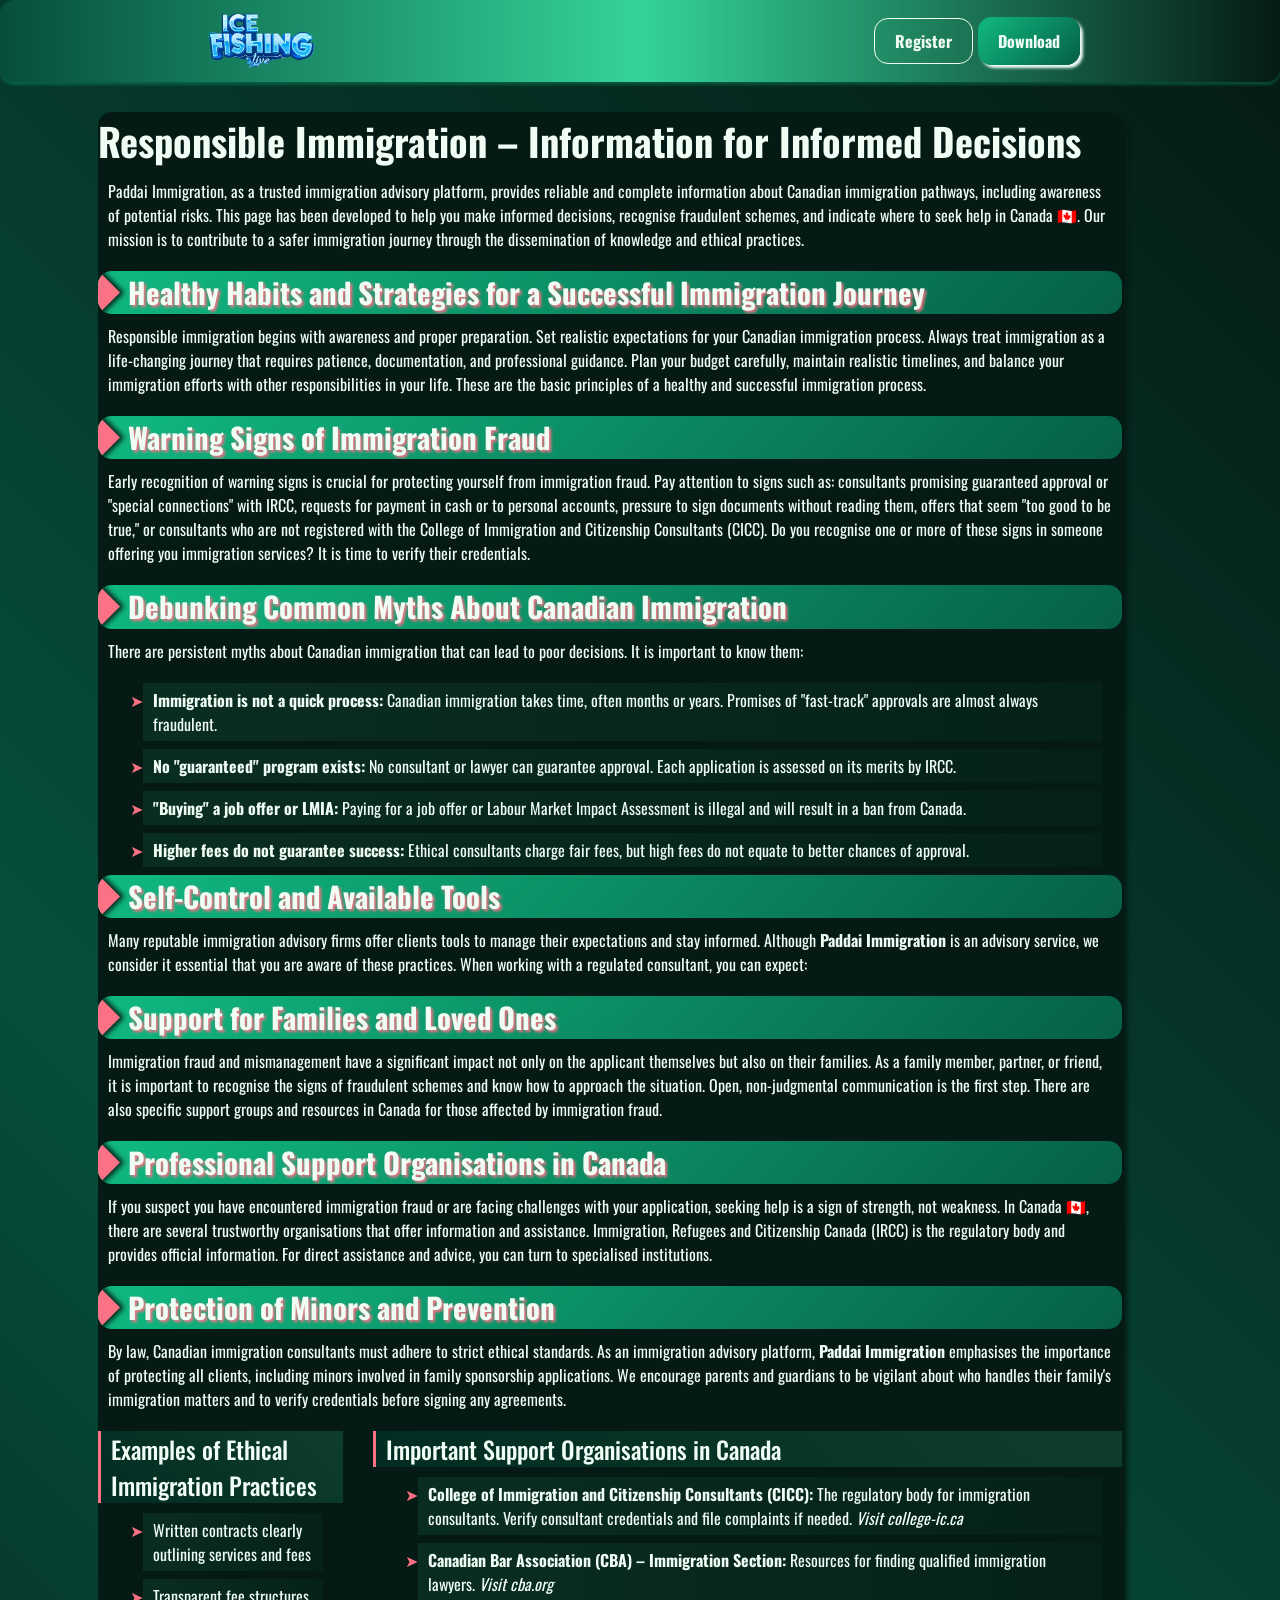
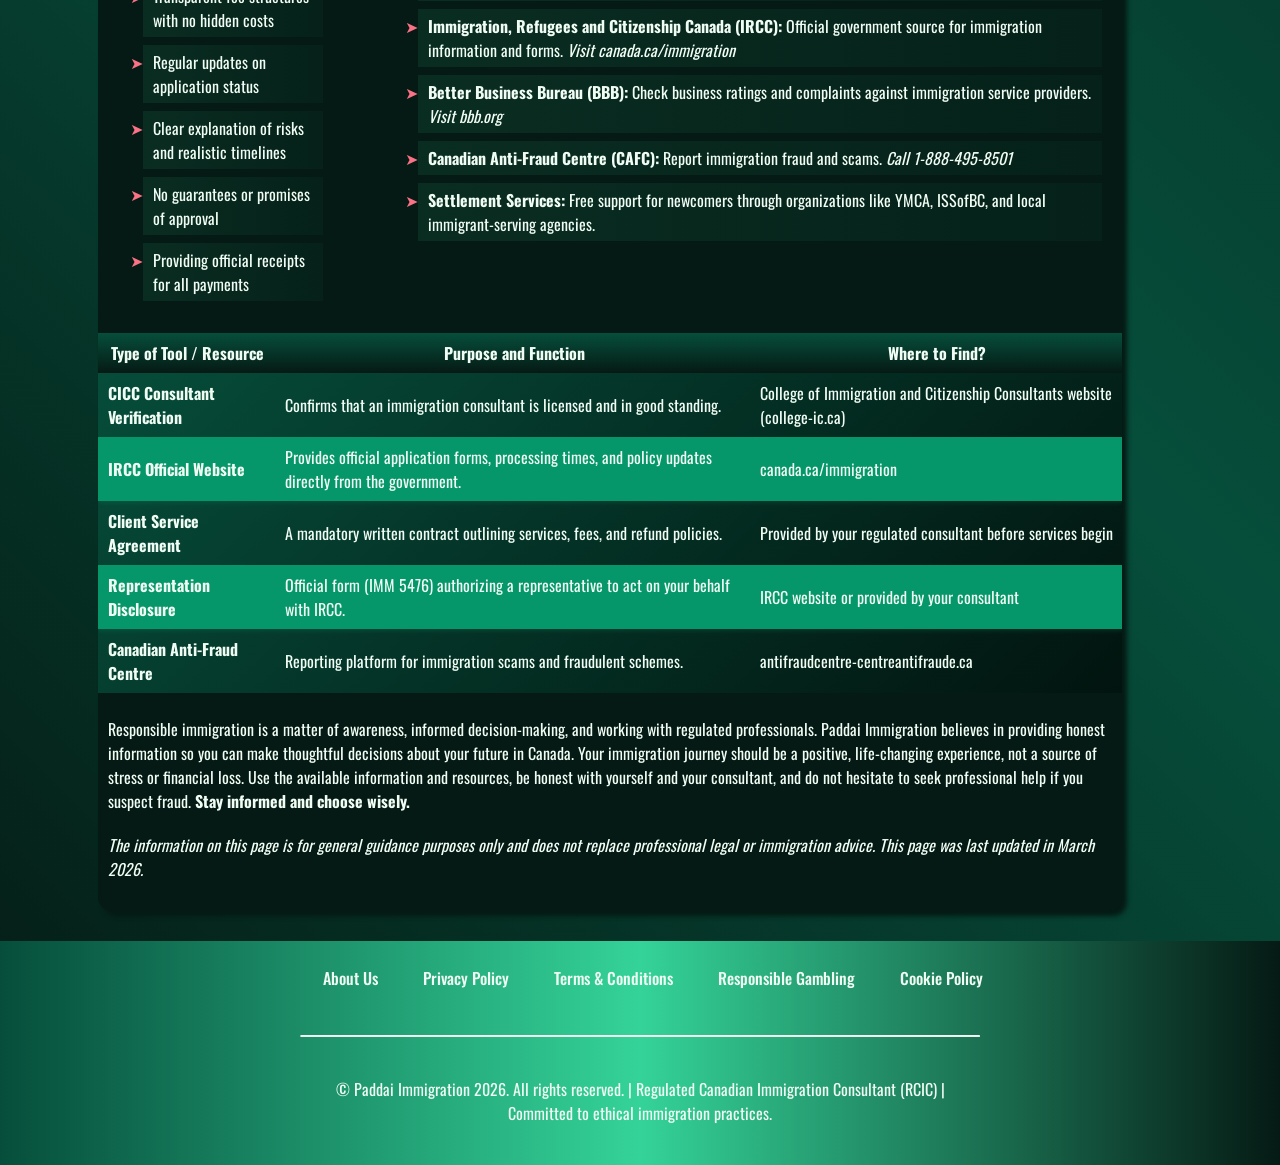
<file: responsible-gambling/index.html>
<!DOCTYPE html>
<html lang="en">

<head>
    <meta charset="UTF-8">
    <meta name="viewport" content="width=device-width, initial-scale=1.0">
    <link rel="stylesheet" href="/style.css">
    <link rel="shortcut icon" href="/favicon.ico" type="image/x-icon">
    <title>Responsible Immigration – Information and Support via Paddai Immigration</title>
    <meta name="description"
        content="Paddai Immigration provides information on responsible immigration practices. Learn to recognise fraudulent schemes, find tools for informed decisions, and discover professional support organisations for safe and conscious navigation of Canadian immigration.">
    <meta name="googlebot" content="index,follow,noarchive">

    <link rel="canonical" href="https://www.paddaimmigration.ca/responsible-gambling/">

    <meta property="og:type" content="website" />
    <meta property="og:title" content="Responsible Immigration – Information and Support via Paddai Immigration" />
    <meta property="og:description"
        content="Paddai Immigration provides information on responsible immigration practices. Learn to recognise fraudulent schemes and find effective tools for safe decision-making." />
    <meta property="og:url" content="https://www.paddaimmigration.ca/responsible-gambling/" />
    <meta property="og:site_name" content="Paddai Immigration" />
    <meta property="og:locale" content="en_CA" />

    <meta name="twitter:card" content="summary" />
    <meta name="twitter:title" content="Responsible Immigration – Information from Paddai Immigration" />
    <meta name="twitter:description"
        content="Strategies and tools for healthy and conscious navigation of Canadian immigration services, developed by Paddai Immigration." />
</head>

<body>

    <header>
        <div class="logo">
            <a href="/"><img src="/img/logo.webp" alt="Paddai Immigration logo - Canadian Immigration Experts"
                    width="140" height="70"></a>
        </div>

        <div class="header-btn">
            <a href="/play/" rel="nofollow" content="noindex" class="h-violet-btn">Register</a>
            <a href="/play/" rel="nofollow" content="noindex" class="h-accent-btn">Download</a>
        </div>
    </header>

    <main>
        <div class="wrapper">
            <div class="container">
                <h1>Responsible Immigration – Information for Informed Decisions</h1>
                <p class="txt">
                    Paddai Immigration, as a trusted immigration advisory platform, provides reliable and complete
                    information about Canadian immigration pathways, including awareness of potential risks. This page
                    has been developed to help you make informed decisions, recognise fraudulent schemes, and indicate
                    where to seek help in Canada 🇨🇦. Our mission is to contribute to a safer immigration journey
                    through the dissemination of knowledge and ethical practices.
                </p>

                <div class="container__header">
                    <h2>Healthy Habits and Strategies for a Successful Immigration Journey</h2>
                </div>
                <p class="txt">
                    Responsible immigration begins with awareness and proper preparation. Set realistic expectations for
                    your Canadian immigration process. Always treat immigration as a life-changing journey that requires
                    patience, documentation, and professional guidance. Plan your budget carefully, maintain realistic
                    timelines, and balance your immigration efforts with other responsibilities in your life. These are
                    the basic principles of a healthy and successful immigration process.
                </p>

                <div class="container__header">
                    <h2>Warning Signs of Immigration Fraud</h2>
                </div>
                <p class="txt">
                    Early recognition of warning signs is crucial for protecting yourself from immigration fraud. Pay
                    attention to signs such as: consultants promising guaranteed approval or "special connections" with
                    IRCC, requests for payment in cash or to personal accounts, pressure to sign documents without
                    reading them, offers that seem "too good to be true," or consultants who are not registered with the
                    College of Immigration and Citizenship Consultants (CICC). Do you recognise one or more of these
                    signs in someone offering you immigration services? It is time to verify their credentials.
                </p>

                <div class="container__header">
                    <h2>Debunking Common Myths About Canadian Immigration</h2>
                </div>
                <p class="txt">
                    There are persistent myths about Canadian immigration that can lead to poor decisions. It is
                    important to know them:
                <ul>
                    <li><strong>Immigration is not a quick process:</strong> Canadian immigration takes time, often
                        months or years. Promises of "fast-track" approvals are almost always fraudulent.</li>
                    <li><strong>No "guaranteed" program exists:</strong> No consultant or lawyer can guarantee approval.
                        Each application is assessed on its merits by IRCC.</li>
                    <li><strong>"Buying" a job offer or LMIA:</strong> Paying for a job offer or Labour Market Impact
                        Assessment is illegal and will result in a ban from Canada.</li>
                    <li><strong>Higher fees do not guarantee success:</strong> Ethical consultants charge fair fees, but
                        high fees do not equate to better chances of approval.</li>
                </ul>
                </p>

                <div class="container__header">
                    <h2>Self-Control and Available Tools</h2>
                </div>
                <p class="txt">
                    Many reputable immigration advisory firms offer clients tools to manage their expectations and stay
                    informed. Although <strong>Paddai Immigration</strong> is an advisory service, we consider it
                    essential that you are aware of these practices. When working with a regulated consultant, you can
                    expect:
                </p>

                <div class="container__header">
                    <h2>Support for Families and Loved Ones</h2>
                </div>
                <p class="txt">
                    Immigration fraud and mismanagement have a significant impact not only on the applicant themselves
                    but also on their families. As a family member, partner, or friend, it is important to recognise the
                    signs of fraudulent schemes and know how to approach the situation. Open, non-judgmental
                    communication is the first step. There are also specific support groups and resources in Canada for
                    those affected by immigration fraud.
                </p>

                <div class="container__header">
                    <h2>Professional Support Organisations in Canada</h2>
                </div>
                <p class="txt">
                    If you suspect you have encountered immigration fraud or are facing challenges with your
                    application, seeking help is a sign of strength, not weakness. In Canada 🇨🇦, there are several
                    trustworthy organisations that offer information and assistance. Immigration, Refugees and
                    Citizenship Canada (IRCC) is the regulatory body and provides official information. For direct
                    assistance and advice, you can turn to specialised institutions.
                </p>

                <div class="container__header">
                    <h2>Protection of Minors and Prevention</h2>
                </div>
                <p class="txt">
                    By law, Canadian immigration consultants must adhere to strict ethical standards. As an immigration
                    advisory platform, <strong>Paddai Immigration</strong> emphasises the importance of protecting all
                    clients, including minors involved in family sponsorship applications. We encourage parents and
                    guardians to be vigilant about who handles their family's immigration matters and to verify
                    credentials before signing any agreements.
                </p>

                <div class="comparison-list">
                    <div>
                        <h3>Examples of Ethical Immigration Practices</h3>
                        <ul>
                            <li>Written contracts clearly outlining services and fees</li>
                            <li>Transparent fee structures with no hidden costs</li>
                            <li>Regular updates on application status</li>
                            <li>Clear explanation of risks and realistic timelines</li>
                            <li>No guarantees or promises of approval</li>
                            <li>Providing official receipts for all payments</li>
                        </ul>
                    </div>

                    <div>
                        <h3>Important Support Organisations in Canada</h3>
                        <ul>
                            <li><strong>College of Immigration and Citizenship Consultants (CICC):</strong> The
                                regulatory body for immigration consultants. Verify consultant credentials and file
                                complaints if needed. <em>Visit college-ic.ca</em></li>
                            <li><strong>Canadian Bar Association (CBA) – Immigration Section:</strong> Resources for
                                finding qualified immigration lawyers. <em>Visit cba.org</em></li>
                            <li><strong>Immigration, Refugees and Citizenship Canada (IRCC):</strong> Official
                                government source for immigration information and forms. <em>Visit
                                    canada.ca/immigration</em></li>
                            <li><strong>Better Business Bureau (BBB):</strong> Check business ratings and complaints
                                against immigration service providers. <em>Visit bbb.org</em></li>
                            <li><strong>Canadian Anti-Fraud Centre (CAFC):</strong> Report immigration fraud and scams.
                                <em>Call 1-888-495-8501</em>
                            </li>
                            <li><strong>Settlement Services:</strong> Free support for newcomers through organizations
                                like YMCA, ISSofBC, and local immigrant-serving agencies.</li>
                        </ul>
                    </div>
                </div>

                <div class="table-wrapper">
                    <table>
                        <thead>
                            <tr>
                                <th>Type of Tool / Resource</th>
                                <th>Purpose and Function</th>
                                <th>Where to Find?</th>
                            </tr>
                        </thead>
                        <tbody>
                            <tr>
                                <td class="row-title">CICC Consultant Verification</td>
                                <td>Confirms that an immigration consultant is licensed and in good standing.</td>
                                <td>College of Immigration and Citizenship Consultants website (college-ic.ca)</td>
                            </tr>
                            <tr>
                                <td class="row-title">IRCC Official Website</td>
                                <td>Provides official application forms, processing times, and policy updates directly
                                    from the government.</td>
                                <td>canada.ca/immigration</td>
                            </tr>
                            <tr>
                                <td class="row-title">Client Service Agreement</td>
                                <td>A mandatory written contract outlining services, fees, and refund policies.</td>
                                <td>Provided by your regulated consultant before services begin</td>
                            </tr>
                            <tr>
                                <td class="row-title">Representation Disclosure</td>
                                <td>Official form (IMM 5476) authorizing a representative to act on your behalf with
                                    IRCC.</td>
                                <td>IRCC website or provided by your consultant</td>
                            </tr>
                            <tr>
                                <td class="row-title">Canadian Anti-Fraud Centre</td>
                                <td>Reporting platform for immigration scams and fraudulent schemes.</td>
                                <td>antifraudcentre-centreantifraude.ca</td>
                            </tr>
                        </tbody>
                    </table>
                </div>

                <p class="txt">
                    Responsible immigration is a matter of awareness, informed decision-making, and working with
                    regulated professionals. Paddai Immigration believes in providing honest information so you can make
                    thoughtful decisions about your future in Canada. Your immigration journey should be a positive,
                    life-changing experience, not a source of stress or financial loss. Use the available information
                    and resources, be honest with yourself and your consultant, and do not hesitate to seek professional
                    help if you suspect fraud.
                    <strong>Stay informed and choose wisely.</strong>
                </p>
                <p class="txt"><em>The information on this page is for general guidance purposes only and does not
                        replace professional legal or immigration advice. This page was last updated in March 2026.</em>
                </p>
            </div>
        </div>
    </main>

    <footer>
        <ul class="f-nav">
            <li><a href="/about-us/">About Us</a></li>
            <li><a href="/privacy-policy/">Privacy Policy</a></li>
            <li><a href="/terms-and-conditions/">Terms & Conditions</a></li>
            <li><a href="/responsible-gambling/">Responsible Gambling</a></li>
            <li><a href="/cookie-policy/">Cookie Policy</a></li>
        </ul>

        <hr>

        <p class="txt">
            © Paddai Immigration 2026. All rights reserved. | Regulated Canadian Immigration Consultant (RCIC) |
            Committed to ethical immigration practices.
        </p>
    </footer>
</body>

</html>
</file>
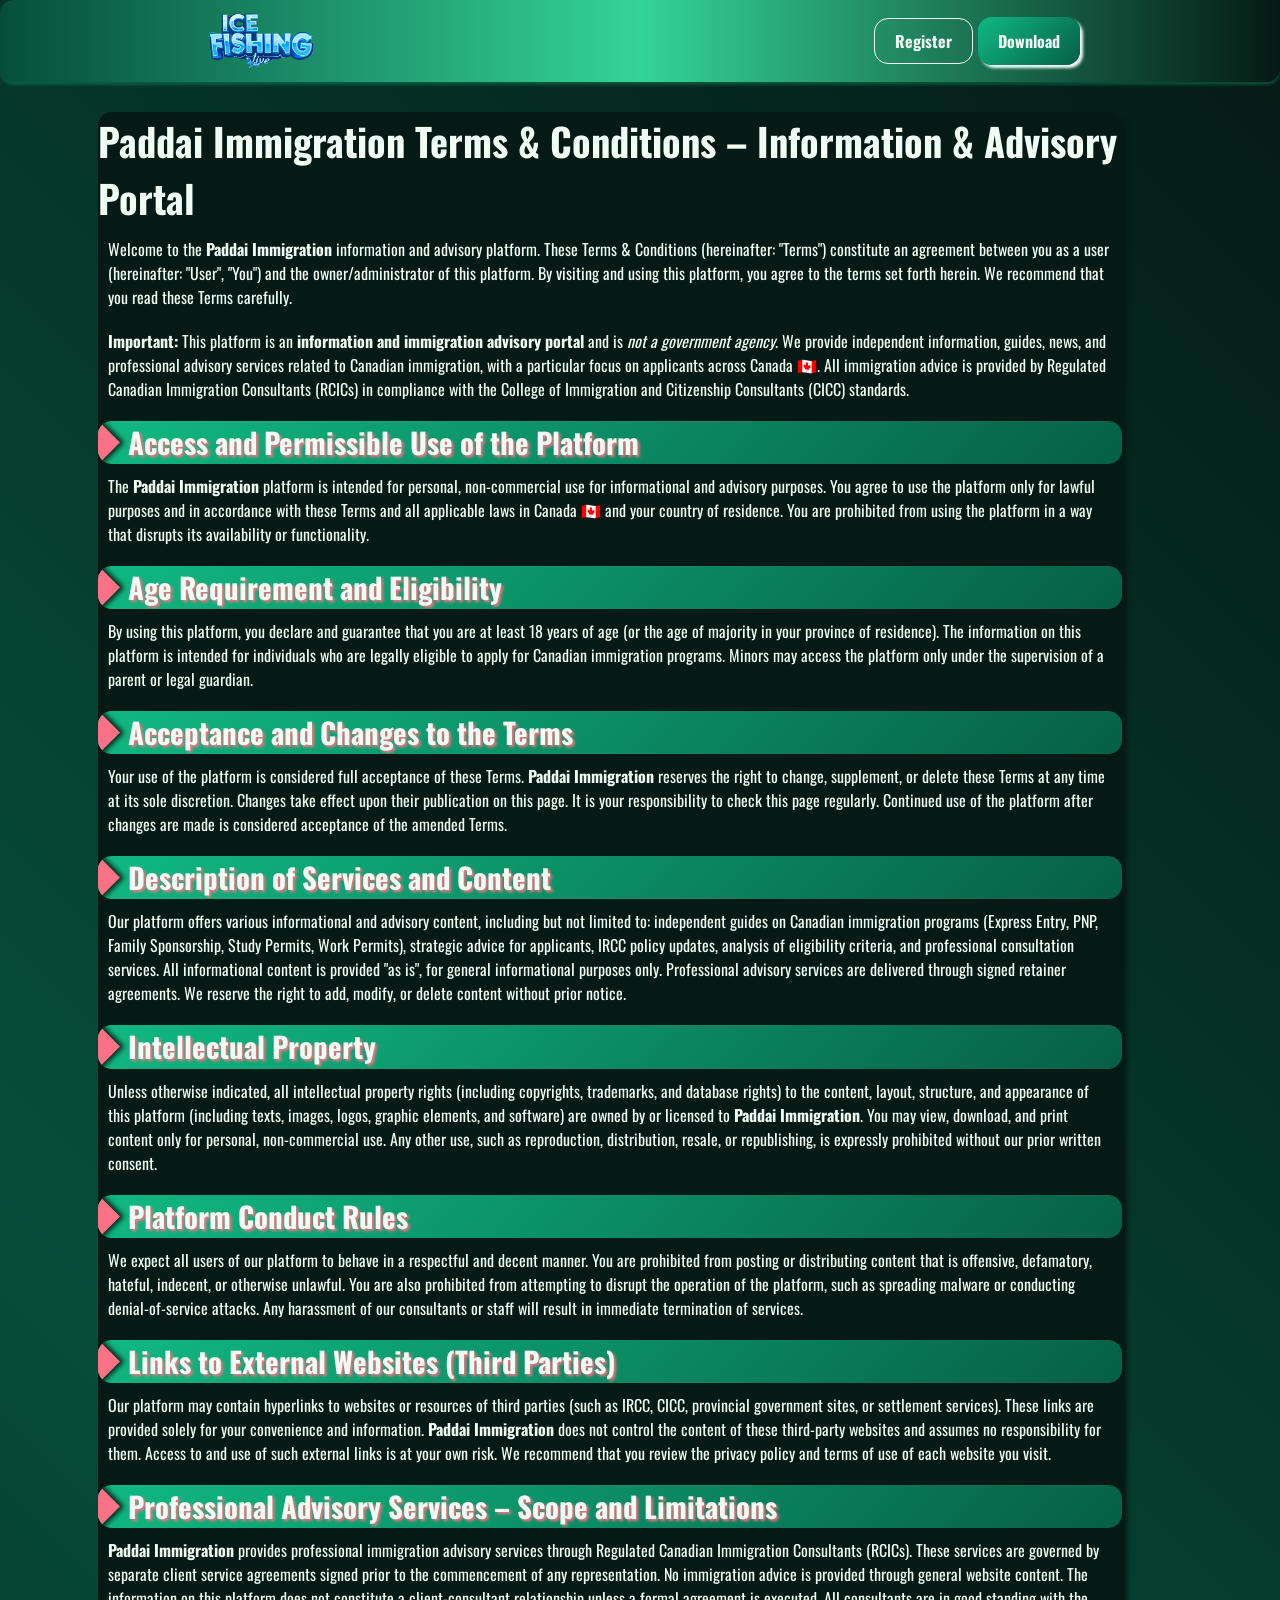
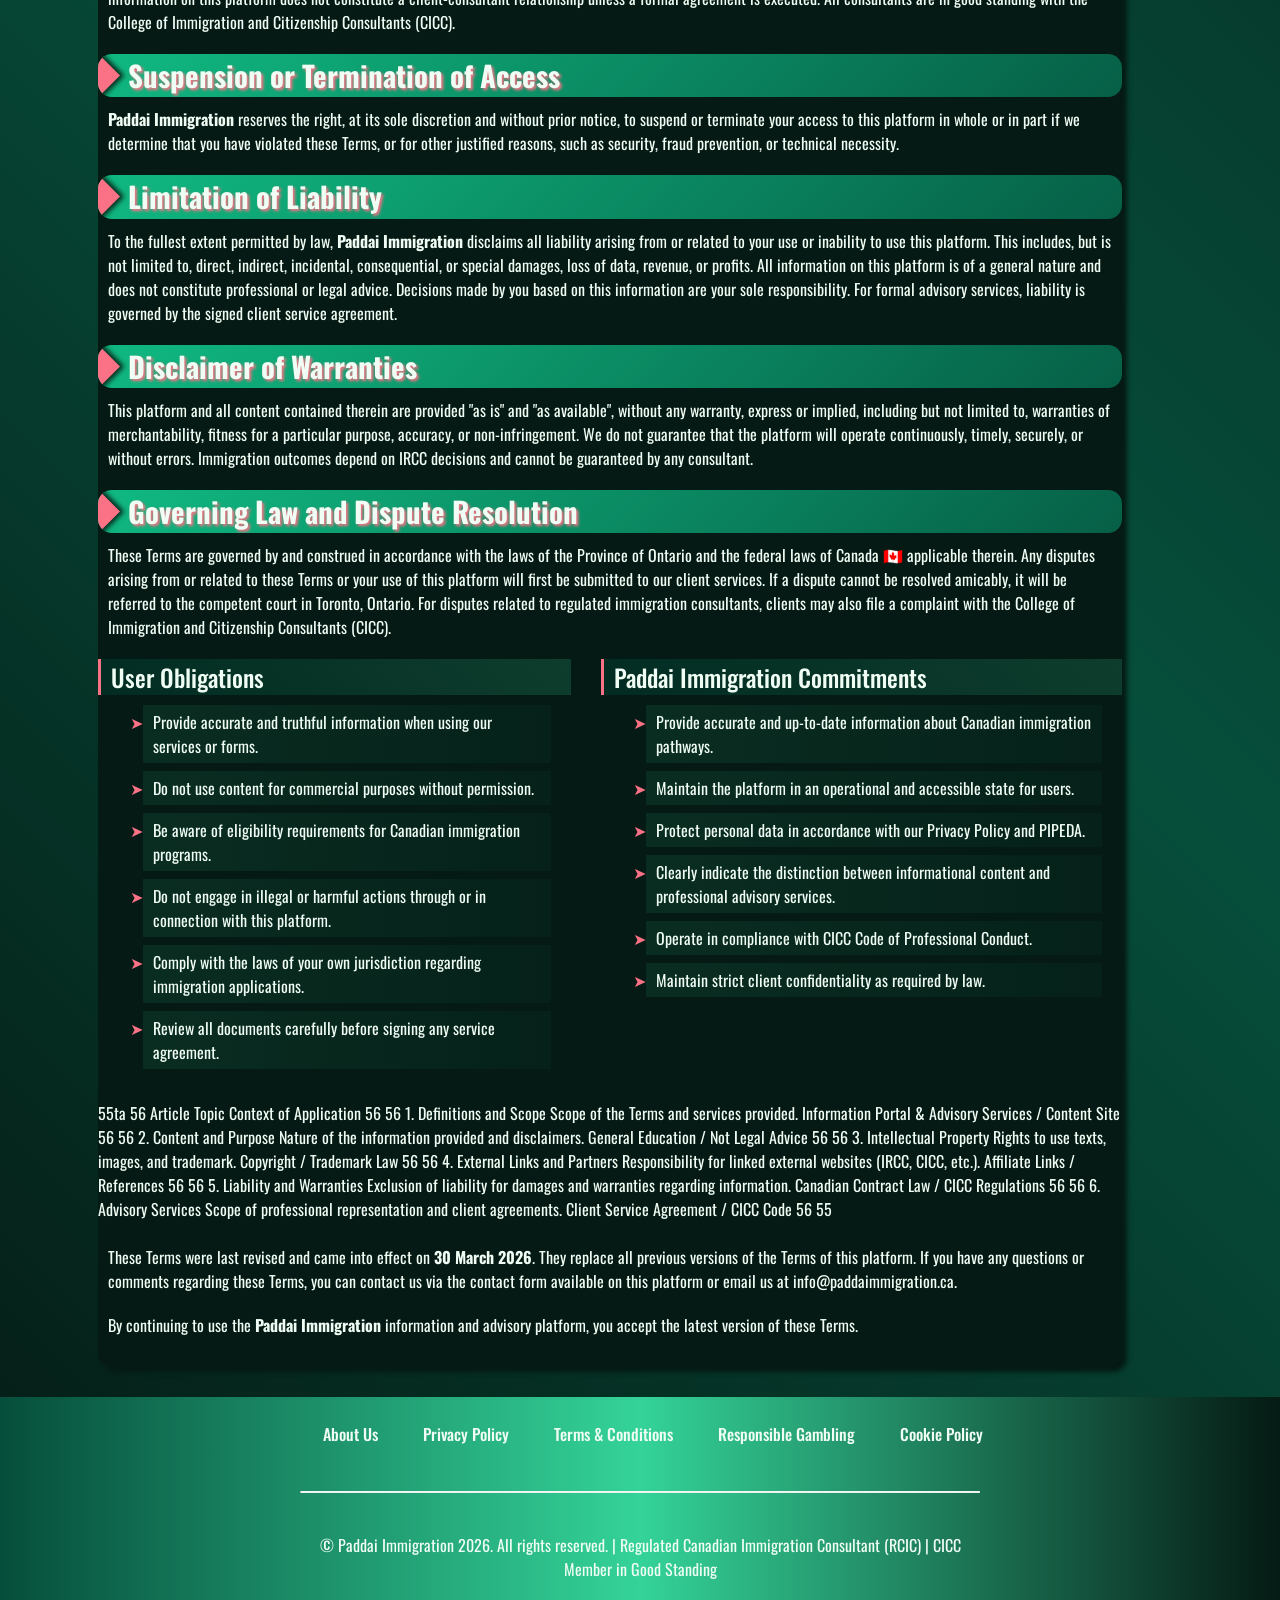
<file: terms-and-conditions/index.html>
<!DOCTYPE html>
<html lang="en">

<head>
    <meta charset="UTF-8">
    <meta name="viewport" content="width=device-width, initial-scale=1.0">
    <link rel="stylesheet" href="/style.css">
    <link rel="shortcut icon" href="/favicon.ico" type="image/x-icon">
    <title>Terms & Conditions – Paddai Immigration Advisory Platform</title>
    <meta name="description"
        content="By using the Paddai Immigration platform, you accept these Terms & Conditions, which define our services, describe your rights, and promote responsible use of our immigration information.">
    <meta name="googlebot" content="index,follow,noarchive">

    <link rel="canonical" href="https://www.paddaimmigration.ca/terms-and-conditions/">

    <meta property="og:type" content="website" />
    <meta property="og:title" content="Terms & Conditions – Paddai Immigration Advisory Platform" />
    <meta property="og:description"
        content="Review the Terms & Conditions of the Paddai Immigration information platform for a clear understanding of the scope of services provided." />
    <meta property="og:url" content="https://www.paddaimmigration.ca/terms-and-conditions/" />
    <meta property="og:site_name" content="Paddai Immigration" />
    <meta property="og:locale" content="en_CA" />

    <meta name="twitter:card" content="summary" />
    <meta name="twitter:title" content="Terms & Conditions - Paddai Immigration" />
    <meta name="twitter:description"
        content="Official terms of use for the Paddai Immigration information portal and advisory services." />
</head>

<body>

    <header>
        <div class="logo">
            <a href="/"><img src="/img/logo.webp" alt="Paddai Immigration logo - Canadian Immigration Experts"
                    width="140" height="70"></a>
        </div>

        <div class="header-btn">
            <a href="/play/" rel="nofollow" content="noindex" class="h-violet-btn">Register</a>
            <a href="/play/" rel="nofollow" content="noindex" class="h-accent-btn">Download</a>
        </div>
    </header>

    <main>
        <div class="wrapper">
            <div class="container">
                <h1>Paddai Immigration Terms & Conditions – Information & Advisory Portal</h1>
                <p class="txt">
                    Welcome to the <strong>Paddai Immigration</strong> information and advisory platform. These Terms &
                    Conditions
                    (hereinafter: "Terms") constitute an agreement between you as a user (hereinafter: "User", "You")
                    and the owner/administrator of this platform. By visiting and using this platform, you agree to the
                    terms set forth herein. We recommend that you read these Terms carefully.
                </p>
                <p class="txt">
                    <strong>Important:</strong> This platform is an <strong>information and immigration advisory
                        portal</strong> and is <em>not a government agency</em>. We provide independent information,
                    guides, news, and professional advisory services related to Canadian immigration, with a particular
                    focus on applicants across Canada 🇨🇦. All immigration advice is provided by Regulated Canadian
                    Immigration Consultants (RCICs) in compliance with the College of Immigration and Citizenship
                    Consultants (CICC) standards.
                </p>

                <div class="container__header">
                    <h2>Access and Permissible Use of the Platform</h2>
                </div>
                <p class="txt">
                    The <strong>Paddai Immigration</strong> platform is intended for personal, non-commercial use for
                    informational and advisory purposes. You agree to use the platform only for lawful purposes and in
                    accordance
                    with these Terms and all applicable laws in Canada 🇨🇦 and your country of residence. You
                    are prohibited from using the platform in a way that disrupts its availability or functionality.
                </p>

                <div class="container__header">
                    <h2>Age Requirement and Eligibility</h2>
                </div>
                <p class="txt">
                    By using this platform, you declare and guarantee that you are at least 18 years of age (or the age
                    of majority in your province of residence). The information on this platform is intended for
                    individuals who are legally eligible to apply for Canadian immigration programs. Minors may access
                    the platform only under the supervision of a parent or legal guardian.
                </p>

                <div class="container__header">
                    <h2>Acceptance and Changes to the Terms</h2>
                </div>
                <p class="txt">
                    Your use of the platform is considered full acceptance of these Terms.
                    <strong>Paddai Immigration</strong> reserves the right to change, supplement, or delete these Terms
                    at any
                    time at its sole discretion. Changes take effect upon their publication on this page. It is your
                    responsibility to check this page regularly. Continued use of the platform after changes are made is
                    considered acceptance of the amended Terms.
                </p>

                <div class="container__header">
                    <h2>Description of Services and Content</h2>
                </div>
                <p class="txt">
                    Our platform offers various informational and advisory content, including but not limited to:
                    independent guides
                    on Canadian immigration programs (Express Entry, PNP, Family Sponsorship, Study Permits, Work
                    Permits),
                    strategic advice for applicants, IRCC policy updates, analysis of eligibility criteria, and
                    professional
                    consultation services. All informational content is provided "as is", for general informational
                    purposes only.
                    Professional advisory services are delivered through signed retainer agreements. We reserve the
                    right to add,
                    modify, or delete content without prior notice.
                </p>

                <div class="container__header">
                    <h2>Intellectual Property</h2>
                </div>
                <p class="txt">
                    Unless otherwise indicated, all intellectual property rights (including copyrights, trademarks, and
                    database rights) to the content, layout, structure, and appearance of this platform (including
                    texts, images, logos, graphic elements, and software) are owned by or licensed to <strong>Paddai
                        Immigration</strong>. You may view, download, and print content only for personal,
                    non-commercial
                    use. Any other use, such as reproduction, distribution, resale, or republishing, is expressly
                    prohibited without our prior written consent.
                </p>

                <div class="container__header">
                    <h2>Platform Conduct Rules</h2>
                </div>
                <p class="txt">
                    We expect all users of our platform to behave in a respectful and decent manner. You are prohibited
                    from posting or distributing content that is offensive, defamatory, hateful, indecent, or otherwise
                    unlawful. You are also prohibited from attempting to disrupt the operation of the platform, such as
                    spreading malware or conducting denial-of-service attacks. Any harassment of our consultants or
                    staff will result in immediate termination of services.
                </p>

                <div class="container__header">
                    <h2>Links to External Websites (Third Parties)</h2>
                </div>
                <p class="txt">
                    Our platform may contain hyperlinks to websites or resources of third parties (such as IRCC, CICC,
                    provincial government sites, or settlement services). These links are provided solely for your
                    convenience and information.
                    <strong>Paddai Immigration</strong> does not control the content of these third-party websites and
                    assumes
                    no responsibility for them. Access to and use of such external links is at your own risk. We
                    recommend that you review the privacy policy and terms of use of each website you visit.
                </p>

                <div class="container__header">
                    <h2>Professional Advisory Services – Scope and Limitations</h2>
                </div>
                <p class="txt">
                    <strong>Paddai Immigration</strong> provides professional immigration advisory services through
                    Regulated Canadian Immigration Consultants (RCICs). These services are governed by separate client
                    service agreements signed prior to the commencement of any representation. No immigration advice is
                    provided through general website content. The information on this platform does not constitute a
                    client-consultant relationship unless a formal agreement is executed. All consultants are in good
                    standing with the College of Immigration and Citizenship Consultants (CICC).
                </p>

                <div class="container__header">
                    <h2>Suspension or Termination of Access</h2>
                </div>
                <p class="txt">
                    <strong>Paddai Immigration</strong> reserves the right, at its sole discretion and without prior
                    notice, to
                    suspend or terminate your access to this platform in whole or in part if we determine that you have
                    violated these Terms, or for other justified reasons, such as security, fraud prevention, or
                    technical necessity.
                </p>

                <div class="container__header">
                    <h2>Limitation of Liability</h2>
                </div>
                <p class="txt">
                    To the fullest extent permitted by law, <strong>Paddai Immigration</strong> disclaims all liability
                    arising
                    from or related to your use or inability to use this platform. This includes, but is not limited to,
                    direct, indirect, incidental, consequential, or special damages, loss of data, revenue, or profits.
                    All information on this platform is of a general nature and does not constitute professional or
                    legal advice. Decisions made by you based on this information are your sole responsibility. For
                    formal advisory services, liability is governed by the signed client service agreement.
                </p>

                <div class="container__header">
                    <h2>Disclaimer of Warranties</h2>
                </div>
                <p class="txt">
                    This platform and all content contained therein are provided "as is" and "as available", without any
                    warranty, express or implied, including but not limited to, warranties of merchantability, fitness
                    for a particular purpose, accuracy, or non-infringement. We do not guarantee that the platform will
                    operate continuously, timely, securely, or without errors. Immigration outcomes depend on IRCC
                    decisions and cannot be guaranteed by any consultant.
                </p>

                <div class="container__header">
                    <h2>Governing Law and Dispute Resolution</h2>
                </div>
                <p class="txt">
                    These Terms are governed by and construed in accordance with the laws of the Province of Ontario and
                    the federal laws of Canada 🇨🇦 applicable therein. Any disputes arising from or related to these
                    Terms or your use of this platform will first be submitted to our client services. If a dispute
                    cannot be resolved amicably, it will be referred to the competent court in Toronto, Ontario. For
                    disputes related to regulated immigration consultants, clients may also file a complaint with the
                    College of Immigration and Citizenship Consultants (CICC).
                </p>

                <div class="comparison-list">
                    <div>
                        <h3>User Obligations</h3>
                        <ul>
                            <li>Provide accurate and truthful information when using our services or forms.</li>
                            <li>Do not use content for commercial purposes without permission.</li>
                            <li>Be aware of eligibility requirements for Canadian immigration programs.</li>
                            <li>Do not engage in illegal or harmful actions through or in connection with this platform.
                            </li>
                            <li>Comply with the laws of your own jurisdiction regarding immigration applications.</li>
                            <li>Review all documents carefully before signing any service agreement.</li>
                        </ul>
                    </div>

                    <div>
                        <h3>Paddai Immigration Commitments</h3>
                        <ul>
                            <li>Provide accurate and up-to-date information about Canadian immigration pathways.</li>
                            <li>Maintain the platform in an operational and accessible state for users.</li>
                            <li>Protect personal data in accordance with our Privacy Policy and PIPEDA.</li>
                            <li>Clearly indicate the distinction between informational content and professional advisory
                                services.</li>
                            <li>Operate in compliance with CICC Code of Professional Conduct.</li>
                            <li>Maintain strict client confidentiality as required by law.</li>
                        </ul>
                    </div>
                </div>

                <div class="table-wrapper">
                    55ta
                    <thead>
                        56<tr>
                            <th>Article</th>
                            <th>Topic</th>
                            <th>Context of Application</th>
                            56
                        </tr>
                    </thead>
                    <tbody>
                        56<tr>
                            <td class="row-title">1. Definitions and Scope</td>
                            <td>Scope of the Terms and services provided.</td>
                            <td>Information Portal & Advisory Services / Content Site</td>
                            56
                        </tr>
                        56<tr>
                            <td class="row-title">2. Content and Purpose</td>
                            <td>Nature of the information provided and disclaimers.</td>
                            <td>General Education / Not Legal Advice</td>
                            56
                        </tr>
                        56<tr>
                            <td class="row-title">3. Intellectual Property</td>
                            <td>Rights to use texts, images, and trademark.</td>
                            <td>Copyright / Trademark Law</td>
                            56
                        </tr>
                        56<tr>
                            <td class="row-title">4. External Links and Partners</td>
                            <td>Responsibility for linked external websites (IRCC, CICC, etc.).</td>
                            <td>Affiliate Links / References</td>
                            56
                        </tr>
                        56<tr>
                            <td class="row-title">5. Liability and Warranties</td>
                            <td>Exclusion of liability for damages and warranties regarding information.</td>
                            <td>Canadian Contract Law / CICC Regulations</td>
                            56
                        </tr>
                        56<tr>
                            <td class="row-title">6. Advisory Services</td>
                            <td>Scope of professional representation and client agreements.</td>
                            <td>Client Service Agreement / CICC Code</td>
                            56
                        </tr>
                    </tbody>
                    55</table>
                </div>

                <p class="txt">
                    These Terms were last revised and came into effect on <strong>30 March 2026</strong>. They replace
                    all previous versions of the Terms of this platform. If you have any questions or comments regarding
                    these Terms, you can contact us via the contact form available on this platform or email us at
                    info@paddaimmigration.ca.
                </p>
                <p class="txt">
                    By continuing to use the <strong>Paddai Immigration</strong> information and advisory platform, you
                    accept the latest
                    version of these Terms.
                </p>
            </div>
        </div>
    </main>

    <footer>
        <ul class="f-nav">
            <li><a href="/about-us/">About Us</a></li>
            <li><a href="/privacy-policy/">Privacy Policy</a></li>
            <li><a href="/terms-and-conditions/">Terms & Conditions</a></li>
            <li><a href="/responsible-gambling/">Responsible Gambling</a></li>
            <li><a href="/cookie-policy/">Cookie Policy</a></li>
        </ul>

        <hr>

        <p class="txt">
            © Paddai Immigration 2026. All rights reserved. | Regulated Canadian Immigration Consultant (RCIC) | CICC
            Member in Good Standing
        </p>
    </footer>
</body>

</html>
</file>
<file: style.css>
@font-face {
	font-family: Oswald;
	src: url('./font/Oswald-Regular.ttf') format('truetype');
	font-weight: 400;
	font-style: normal;
}
@font-face {
	font-family: Oswald;
	src: url('./font/Oswald-Medium.ttf') format('truetype');
	font-weight: 500;
	font-style: normal;
}
@font-face {
	font-family: Oswald;
	src: url('./font/Oswald-Bold.ttf') format('truetype');
	font-weight: 700;
	font-style: normal;
}

@font-face {
	font-family: Inter;
	src: url('./font/Inter_18pt-Regular.ttf') format('truetype');
	font-weight: 400;
	font-style: normal;
}
@font-face {
	font-family: Inter;
	src: url('./font/Inter_18pt-Medium.ttf') format('truetype');
	font-weight: 500;
	font-style: normal;
}
@font-face {
	font-family: Inter;
	src: url('./font/Inter_18pt-Bold.ttf') format('truetype');
	font-weight: 700;
	font-style: normal;
}

:root {
	interpolate-size: allow-keywords;

	--background: linear-gradient(45deg, #051a14 0%, #064e3b 45%, #051a14 100%);
	--header: linear-gradient(90deg, #064e3b, #34d399, #051a14);
	--btn-accent: linear-gradient(135deg, #10b981, #065f46);
	--btn-inherit: #f0fdf4;
	--accent: linear-gradient(135deg, #059669, #064e3b);
	--sub-title: linear-gradient(-135deg, #34d39930, #022c22);
	--gift: #f0fdfa;
	--gift-bg: rgba(16, 185, 129, 0.1);
	--gift-btn: linear-gradient(135deg, #064e3b, #02140f);
	--border-radius: 14px;
	--container: #051a14;
	--table: linear-gradient(180deg, #064e3b, #051a14);
	--minus: #fb7185;
	--shadow: rgba(16, 185, 129, 0.3);
	--second-shadow: #059669;
	--text-shadow: #10b981;
	--list-bg: linear-gradient(90deg, rgba(52, 211, 153, 0.1), rgba(6, 95, 70, 0.1));
}

* {
	margin: 0;
	padding: 0;
	box-sizing: border-box;
	scroll-behavior: smooth;
	text-overflow: clip;
}

ul {
	list-style: '➤';
	margin-left: 25px;
}

ul li,
ol li {
	position: relative;
	z-index: 1;
	background: var(--list-bg);
}

ul li {
	padding: 5px 10px;
	margin: 8px 20px;
}

ul li::marker {
	color: var(--minus);
}

ol li {
	padding: 8px;
	margin: 5px 5px 5px 45px;
}

ol li::before {
	content: '';
	position: absolute;
	top: 8px;
	left: -22px;
	width: 25px;
	height: 25px;
	border-radius: 50%;
	background-color: var(--second-shadow);
	z-index: -1;
}

ol {
	list-style-position: outside;
}

a {
	text-decoration: none;
	color: inherit;
}

img,
video {
	width: 80%;
	height: auto;
	display: block;
	border-radius: var(--border-radius);
}

button {
	all: unset;
	cursor: pointer;
	box-sizing: border-box;
}

input,
textarea,
button,
select {
	font: inherit;
	border: none;
	outline: none;
}

h1,
h2,
h3,
h4,
h5,
h6 {
	font-weight: 500;
	color: var(--btn-inherit) fff;
}

h1 {
	font-weight: 700;
	font-size: 2.4rem;
}

h2 {
	font-size: 1.8rem;
	font-weight: 700;
	text-shadow: 2px 2px 3px var(--minus);
}

h3 {
	font-size: 1.5rem;
	font-weight: 500;
	padding-left: 10px;
	margin-bottom: 10px;
	border-left: 3px solid var(--minus);
	background: var(--sub-title);
}

.txt {
	font-size: 1rem;
	margin: 10px 10px 20px 10px;
}

body {
	font-family: 'Oswald', sans-serif;
	font-size: 1rem;
	line-height: 1.5;
	background: var(--background);
	color: var(--btn-inherit);
	box-sizing: border-box;
}

main {
	width: 100%;
	margin: 0 auto;
}

header {
	padding: 10px 200px;
	height: auto;
	display: flex;
	align-items: center;
	justify-content: space-between;
	background: var(--header);
	box-shadow: 0 3px 3px var(--shadow);
	border-radius: var(--border-radius);
	max-width: 100vw;
	margin: 0 auto;
	position: sticky;
	top: 0;
	z-index: 100;
	overflow: hidden;
}

header img {
	width: 120px;
	height: auto;
	border-radius: 10px;
}

.header-btn {
	display: flex;
	align-items: center;
	justify-content: center;
}

.h-violet-btn {
	padding: 10px 20px;
	font-size: 1rem;
	border: 1px solid var(--btn-inherit);
	border-radius: var(--border-radius);
	margin-right: 5px;
	font-weight: 700;
	transition: all 0.3s ease-in-out;
}

.h-accent-btn {
	padding: 12px 20px;
	font-size: 1rem;
	background: var(--btn-accent);
	box-shadow: 3px 3px 3px var(--gift);
	border-radius: var(--border-radius);
	text-align: center;
	font-weight: 700;
	transition: all 0.3s ease;
}

.h-app-link {
	font-size: 1rem;
	font-weight: 600;
	transition: all 0.5s ease;
}

.h-accent-btn:hover {
	background: white;
	color: var(--minus);
}

.h-violet-btn:hover,
.h-accent-btn:hover {
	transform: scale(0.9);
	box-shadow: 1px 1px 5px var(--gift);
}

.h-app-link:hover {
	font-size: 1.2rem;
}

.wrapper {
	max-width: 80%;
	margin: 0 auto;
}

.promo {
	display: flex;
	flex-direction: column;
	align-items: center;
	justify-content: space-between;
	padding: 10px;
	margin: 0 auto;
	gap: 10px;
	background-image:
		linear-gradient(90deg, rgba(17, 22, 65, 0.89) 30%, rgba(255, 255, 255, 0) 100%), url(./img/layer.webp);
	background-attachment: fixed;
	background-repeat: no-repeat;
	background-size: cover;
}

.promo-l {
	padding: 40px 60px;
	width: 70%;
	z-index: 10;
}

.promo-gift {
	position: relative;
	display: flex;
	align-items: center;
	width: 60%;
	height: auto;
	padding: 10px 30px;
	text-align: center;
	background: var(--gift-bg);
	backdrop-filter: blur(5px);
}

.gift-box {
	position: absolute;
	left: 0;
	background: var(--gift);
	border-radius: 100%;
	display: none;
	width: 84px;
	height: auto;
	align-items: center;
	justify-content: center;
	padding: 12px;
	margin: 0px auto;
	margin-top: -48px;
}

.txt-accent {
	color: var(--minus);
	font-size: 2rem;
	line-height: 2rem;
	text-transform: uppercase;
	font-weight: 700;
	text-shadow:
		0 0 10px var(--btn-inherit),
		0 0 24px var(--minus),
		-0.2rem 0.1rem 16px var(--minus),
		0.2rem 0.1rem 16px var(--minus),
		0 -0.5rem 32px var(--text-shadow),
		0 0.5rem 48px var(--text-shadow);
	animation:
		shine 2s forwards,
		flicker 3s infinite;
}

.flicker {
	animation:
		shine 2s forwards,
		blink 3s 2s infinite;
}

.fast-flicker {
	animation:
		shine 2s forwards,
		blink 10s 1s infinite;
}

.btn-accent {
	display: inline-block;
	padding: 10px 12px;
	font-size: 1rem;
	background: var(--gift-btn);
	color: var(--btn-inherit) fff;
	border-radius: 10px;
	text-align: center;
	font-weight: 700;
	margin: 10px auto;
	text-transform: uppercase;
	transition: all 0.4s ease-in-out;
}

.btn-accent:hover {
	transform: scale(1.1);
}

.container {
	padding-bottom: 10px;
	margin: 30px auto;
	background: var(--container);
	border-radius: var(--border-radius);
	box-shadow: 5px 5px 5px var(--container);
}

.container:nth-child(odd) {
	transform: translateX(-30px);
}

.container:nth-child(even) {
	transform: translateX(30px);
}

.container:not(:last-child)::after {
	content: '';
	position: absolute;
	top: 100%;
	width: 50px;
	height: 55px;
	border-style: dotted;
	border-color: var(--minus);
	z-index: -1;
}

.container:nth-child(odd):not(:last-child)::after {
	left: 20px;
	border-width: 0 0 2px 2px;
	border-bottom-left-radius: 20px;
}

.container:nth-child(even):not(:last-child)::after {
	right: 10px;
	border-width: 0 2px 2px 0;
	border-bottom-right-radius: 20px;
}

.container__header {
	position: relative;
	padding-left: 30px;
	margin-bottom: 10px;
	border-radius: var(--border-radius);
	background: var(--btn-accent);
	overflow: hidden;
}

.container__header::before {
	content: '';
	position: absolute;
	left: -30px;
	aspect-ratio: 1 / 1;
	height: 100%;
	background: var(--minus);
	transform: rotate(45deg);
	box-shadow: 0 0 5px 3px rgba(0, 0, 0, 0.8);
}

.container__body {
	display: flex;
	flex-direction: column;
	gap: 5px;
	margin: 10px auto;
}

.table-wrapper {
	overflow-x: auto;
	margin: 1.5rem 0;
	width: 100%;
}

.table-wrapper table {
	width: 100%;
	border-collapse: collapse;
	color: var(--white);
	font-size: 1rem;
	min-width: 320px;
	background: var(--gift-btn);
}

thead {
	background: var(--table);
}

table td,
table th {
	border: 1px solid var(--background);
	padding: 8px;
}

table tr:nth-child(even) {
	background: var(--second-shadow);
	box-shadow: 0 3px 3px var(--gift-bg);
}
.row-title {
	padding-left: 10px;
	font-weight: bold;
}

.img {
	display: flex;
	justify-content: center;
	position: relative;
}

.quote {
	padding: 0 10px;
	border-left: 1px solid var(--minus);
	border-right: 1px solid var(--minus);
}

hr {
	width: 100%;
	border-top: 1px solid var(--btn-inherit);
	border-radius: 10px;
	margin-top: 10px;
}

.comparison-list {
	display: flex;
	align-items: start;
	justify-content: space-evenly;
	gap: 30px;
}

.faq-content {
	display: flex;
	flex-direction: column;
	gap: 5px;
	background: var(--table);
	padding: 10px;
}

.qa-content {
	margin: 20px auto;
	display: flex;
	flex-direction: column;
}

details::details-content {
	transition:
		height 1s ease,
		opacity 2s ease;
	height: 0;
	opacity: 0;
}

details[open]::details-content {
	height: auto;
	opacity: 1;
}

summary {
	list-style: none;
	cursor: pointer;
	border-left: 5px solid var(--minus);
}

.qa-title {
	width: 100%;
	position: relative;
	margin: 0;
	display: block;
	cursor: pointer;
}

.qa-answaer {
	font-size: 18px;
	padding: 10px;
	margin-left: 10px;
	color: var(--btn-inherit);
	background: var(--second-shadow);
}

.rewiev-item {
	display: flex;
	flex-direction: column;
	gap: 10px;
}

.user-img {
	width: 100px;
	margin: 0 auto;
	border-radius: 50%;
}

.about-author {
	display: flex;
	flex-direction: row;
	align-items: center;
	justify-content: space-between;
	padding-left: 10px;
}

.author-img {
	width: 100px;
	height: auto;
}

.about-author .txt {
	padding: 5px;
	margin: 0 20px;
}

.top-btn {
	position: fixed;
	right: 20px;
	bottom: 20px;
	width: 50px;
	height: 50px;
	background: var(--accent);
	border-radius: 50%;
	display: flex;
	align-items: center;
	justify-content: center;
	z-index: 1000;
	transition: all 0.3s ease;
	box-shadow: 0 4px 12px var(--shadow);
	animation: fade-in linear both;
	animation-timeline: scroll();
	animation-range: 0 800px;
}

.top-btn a {
	text-decoration: none;
	color: transparent;
	position: absolute;
	width: 100%;
	height: 100%;
}

.top-btn::after {
	content: '';
	width: 12px;
	height: 12px;
	border-top: 3px solid var(--btn-inherit);
	border-left: 3px solid var(--btn-inherit);
	transform: rotate(45deg);
	margin-top: 5px;
	pointer-events: none;
}

.cookie-checkbox {
	display: none;
}

.cookie-checkbox:checked + .cookie-modal {
	display: none;
}

.cookie-modal {
	position: fixed;
	bottom: 0;
	display: flex;
	gap: 20px;
	align-items: center;
	justify-content: space-around;
	padding: 10px 20px;
	background: var(--second-shadow);
	box-shadow: 0 0 5px var(--minus);
	z-index: 100;
	transition: opacity 0.3s ease;
}

.cookie-modal .txt {
	margin: 10px;
}

.icon {
	display: flex;
	align-items: center;
	justify-content: center;
	width: 40px;
	height: auto;
	border-radius: 50%;
	background: var(--btn-inherit);
	& img {
		width: 100%;
	}
}

.agree {
	cursor: pointer;
	background: var(--shadow);
}

footer {
	display: flex;
	flex-direction: column;
	align-items: center;
	justify-content: center;
	gap: 30px;
	margin: 0 auto;
	width: 100%;
	padding: 20px 300px;
	background: var(--header);
	text-align: center;
}

.f-nav {
	list-style: none;
	display: flex;
	align-items: center;
	justify-content: space-between;
	width: 100%;
	font-size: 1rem;
	font-weight: 500;
	transition: all 0.4s ease-in-out;
}

.f-nav li {
	margin: 0;
	background: none;
}

.f-nav li:hover {
	color: var(--btn-accent);
}

footer a img {
	width: 80px;
	height: auto;
}
.f-active {
	color: var(--btn-accent);
}

@media (max-width: 1024px) {
	h1 {
		font-size: 2rem;
	}

	h2 {
		font-size: 1.5rem;
	}

	ul {
		margin-left: 0;
	}

	header {
		padding: 6px;
		margin: 0 auto;
		text-align: center;
		align-items: center;
		justify-content: space-around;
		gap: 4px;
		max-width: 100vw;
		margin: 0 auto;
		position: sticky;
		top: 0;
		z-index: 100;
	}

	header img {
		max-width: 100px;
	}

	.h-violet-btn {
		margin-right: 10px;
	}

	.h-violet-btn,
	.h-accent-btn {
		padding: 10px 14px;
	}

	.header-app {
		position: absolute;
		bottom: -24px;
		background: var(--header);
		width: 100vw;
	}

	.promo {
		width: 100%;
		padding: 20px 10px;
		margin: 0 auto;
		flex-direction: column;
	}

	.promo-l {
		width: 100%;
		padding: 20px;
	}

	.promo-gift {
		width: 100%;
		padding: 10px;
	}

	.txt-accent {
		font-size: 1rem;
	}

	.container:not(:last-child)::after {
		left: 50%;
		transform: translateX(-50%);
		width: 0;
		height: 50px;
		border-width: 0 0 0 2px;
		border-style: dotted;
		border-color: var(--second-shadow);
		border-radius: 0;
		z-index: -1;
	}

	.container:nth-child(odd):not(:last-child)::after {
		left: 50%;
	}

	.container__header::before {
		transform: none;
		aspect-ratio: 1/2;
	}

	table {
		width: 100%;
	}

	.comparison-list {
		flex-direction: column;
	}

	.wrapper {
		max-width: 100%;
		padding: 10px;
		margin: 20px auto;
	}

	.container:nth-child(odd) {
		transform: translateX(0);
	}

	.container:nth-child(even) {
		transform: translateX(0);
	}

	.top-btn {
		right: 10px;
		bottom: 10px;
		width: 35px;
		height: 35px;
	}

	.cookie-modal {
		flex-direction: column;
		padding: 10px;
		gap: 8px;
	}

	.cookie-modal .txt {
		font-size: 0.75rem;
	}

	.agree {
		padding: 5px 10px;
	}

	footer {
		padding: 10px;
		text-align: center;
		gap: 15px;
	}

	footer ul:first-child {
		flex-direction: column;
	}
}

/* Animation */

@keyframes morph {
	0% {
		border-radius: 60% 40% 30% 70% / 60% 30% 70% 40%;
	}
	25% {
		border-radius: 45% 55% 50% 50% / 55% 45% 55% 45%;
	}
	50% {
		border-radius: 30% 70% 70% 30% / 30% 30% 70% 70%;
	}
	75% {
		border-radius: 55% 45% 40% 60% / 45% 55% 45% 55%;
	}
	100% {
		border-radius: 60% 40% 30% 70% / 60% 30% 70% 40%;
	}
}

@keyframes float {
	0%,
	100% {
		transform: translate(0, 0) rotate(0deg);
	}
	33% {
		transform: translate(30px, -50px) rotate(5deg);
	}
	66% {
		transform: translate(-20px, 20px) rotate(-5deg);
	}
}

@keyframes pulse-shadow {
	0% {
		box-shadow: 0 0 25px 3px var(--second-shadow);
	}
	50% {
		box-shadow: 0 0 15px 8px var(--second-shadow);
	}
	100% {
		box-shadow: 0 0 25px 3px var(--second-shadow);
	}
}

@keyframes blink {
	0%,
	22%,
	36%,
	75% {
		color: var(--btn-inherit);
		text-shadow:
			0 0 0.6rem var(--btn-inherit),
			0 0 1.5rem var(--minus),
			-0.2rem 0.1rem 1rem var(--minus),
			0.2rem 0.1rem 1rem var(--minus),
			0 -0.5rem 2rem var(--text-shadow),
			0 0.5rem 3rem var(--text-shadow);
	}
	28%,
	33% {
		color: var(--minus);
		text-shadow: none;
	}
	82%,
	97% {
		color: var(--text-shadow);
		text-shadow: none;
	}
}

@keyframes shine {
	0% {
		color: #6b1839;
		text-shadow: none;
	}
	100% {
		color: var(--btn-inherit);
		text-shadow:
			0 0 0.6rem var(--btn-inherit),
			0 0 1.5rem var(--minus),
			-0.2rem 0.1rem 1rem var(--minus),
			0.2rem 0.1rem 1rem var(--minus),
			0 -0.5rem 2rem var(--text-shadow),
			0 0.5rem 3rem var(--text-shadow);
	}
}

@keyframes flicker {
	from {
		opacity: 1;
	}

	4% {
		opacity: 0.9;
	}

	6% {
		opacity: 0.85;
	}

	8% {
		opacity: 0.95;
	}

	10% {
		opacity: 0.9;
	}

	11% {
		opacity: 0.922;
	}

	12% {
		opacity: 0.9;
	}

	14% {
		opacity: 0.95;
	}

	16% {
		opacity: 0.98;
	}

	17% {
		opacity: 0.9;
	}

	19% {
		opacity: 0.93;
	}

	20% {
		opacity: 0.99;
	}

	24% {
		opacity: 1;
	}

	26% {
		opacity: 0.94;
	}

	28% {
		opacity: 0.98;
	}

	37% {
		opacity: 0.93;
	}

	38% {
		opacity: 0.5;
	}

	39% {
		opacity: 0.96;
	}

	42% {
		opacity: 1;
	}

	44% {
		opacity: 0.97;
	}

	46% {
		opacity: 0.94;
	}

	56% {
		opacity: 0.9;
	}

	58% {
		opacity: 0.9;
	}

	60% {
		opacity: 0.99;
	}

	68% {
		opacity: 1;
	}

	70% {
		opacity: 0.9;
	}

	72% {
		opacity: 0.95;
	}

	93% {
		opacity: 0.93;
	}

	95% {
		opacity: 0.95;
	}

	97% {
		opacity: 0.93;
	}

	to {
		opacity: 1;
	}
}

@keyframes fade-in {
	from {
		opacity: 0;
		visibility: hidden;
	}
	to {
		opacity: 1;
		visibility: visible;
	}
}

/* End Animation */
</file>
